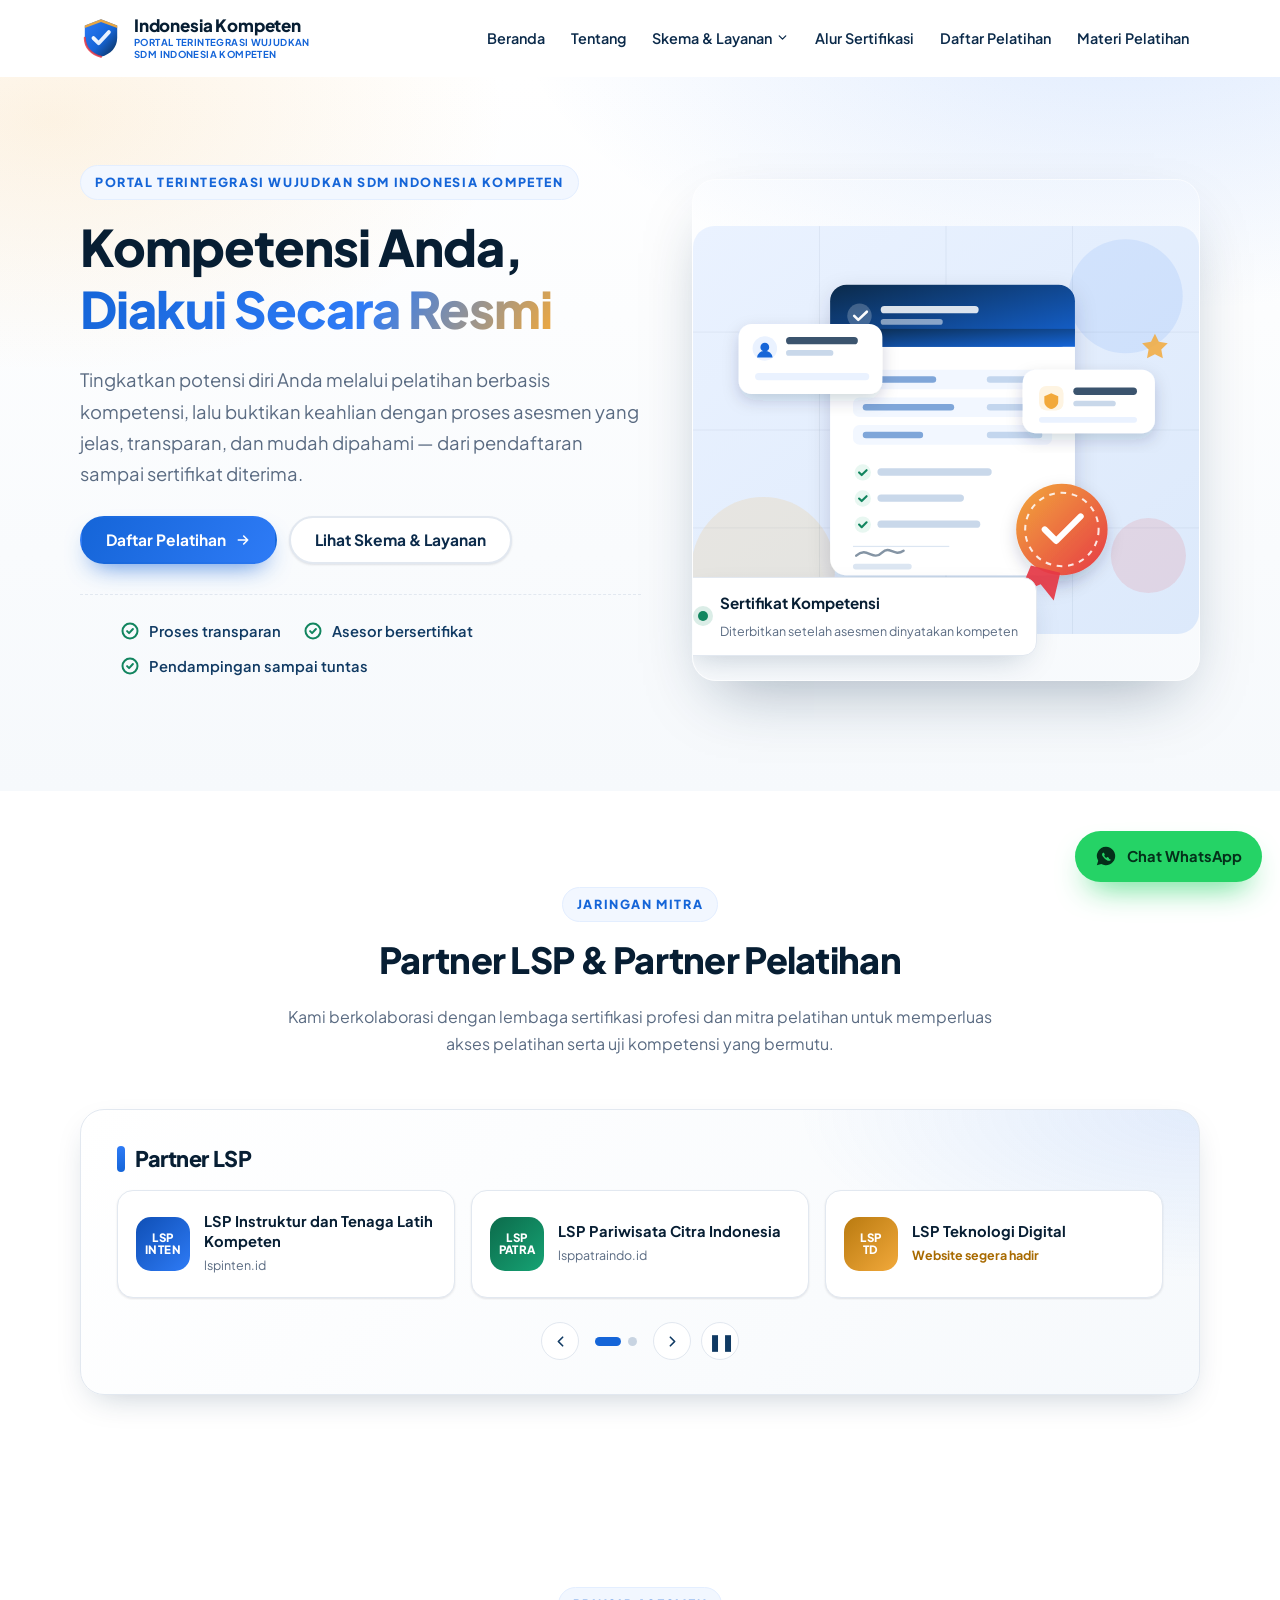
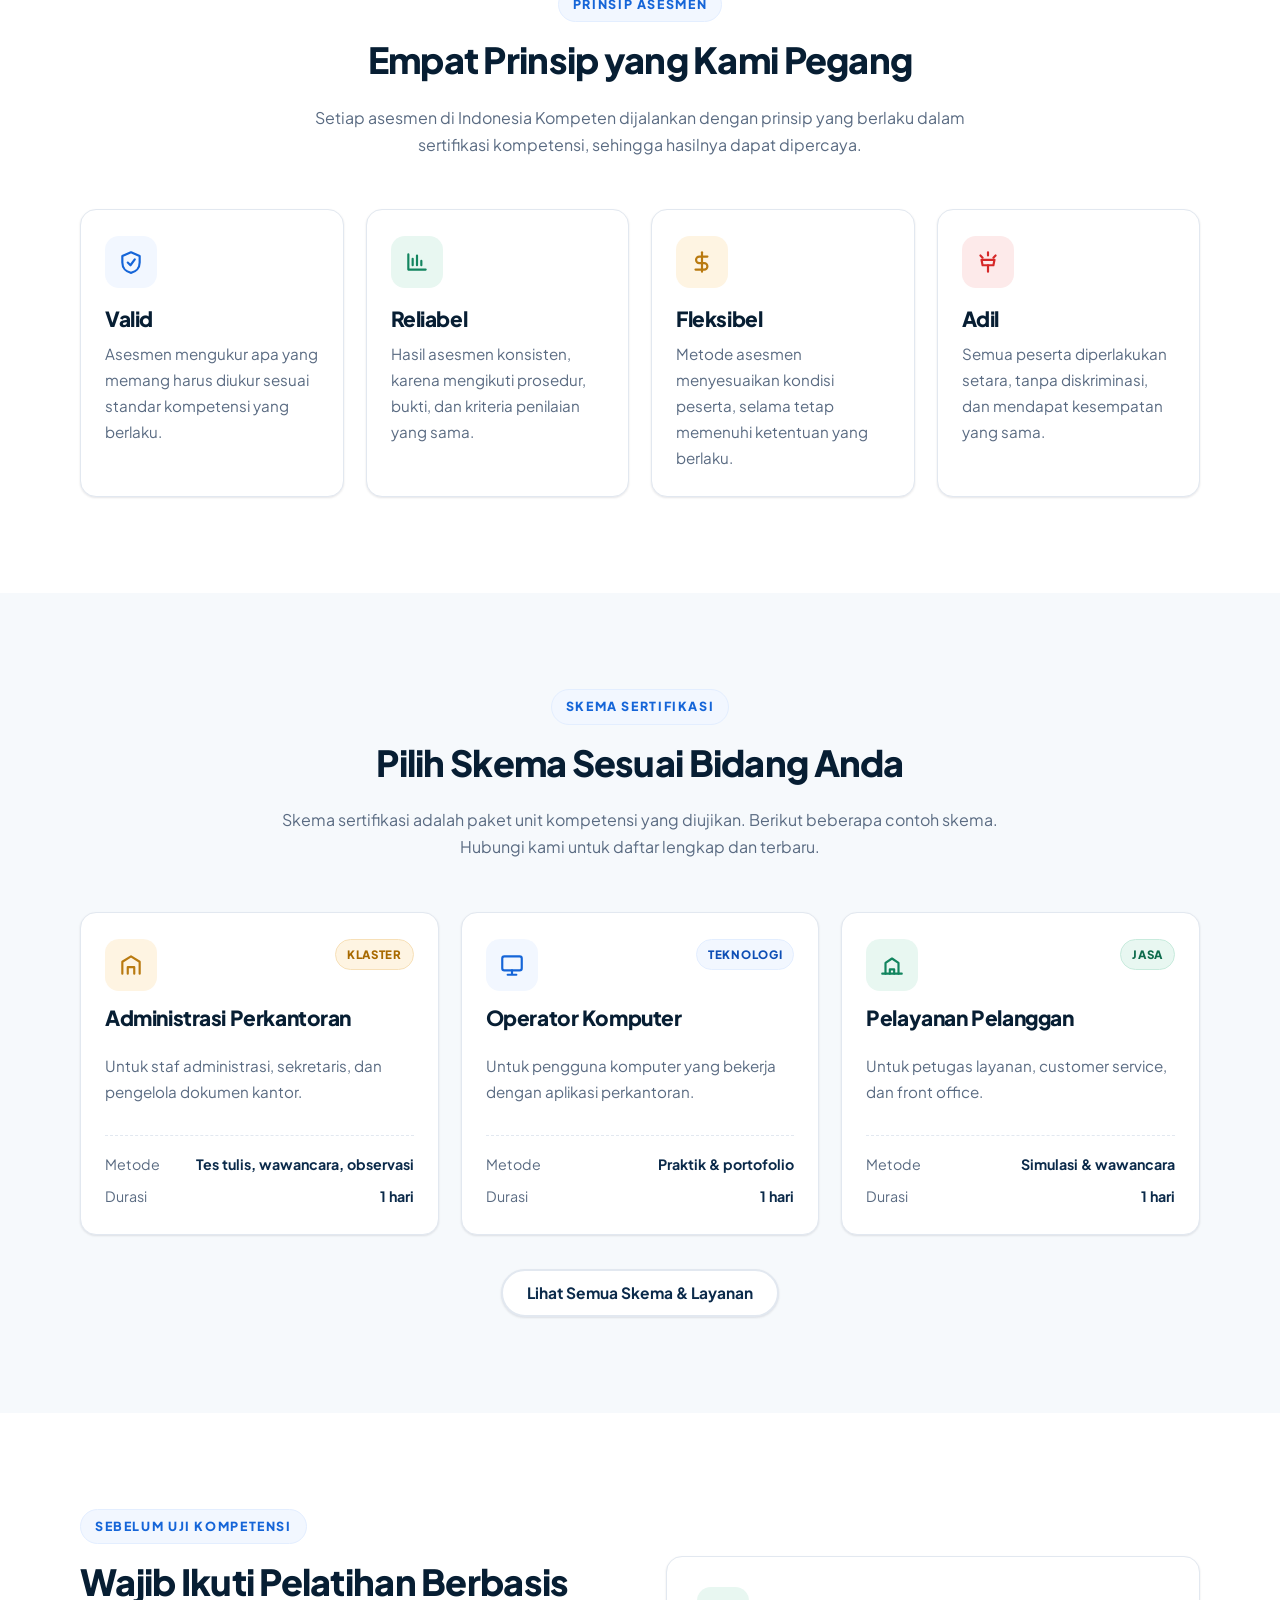
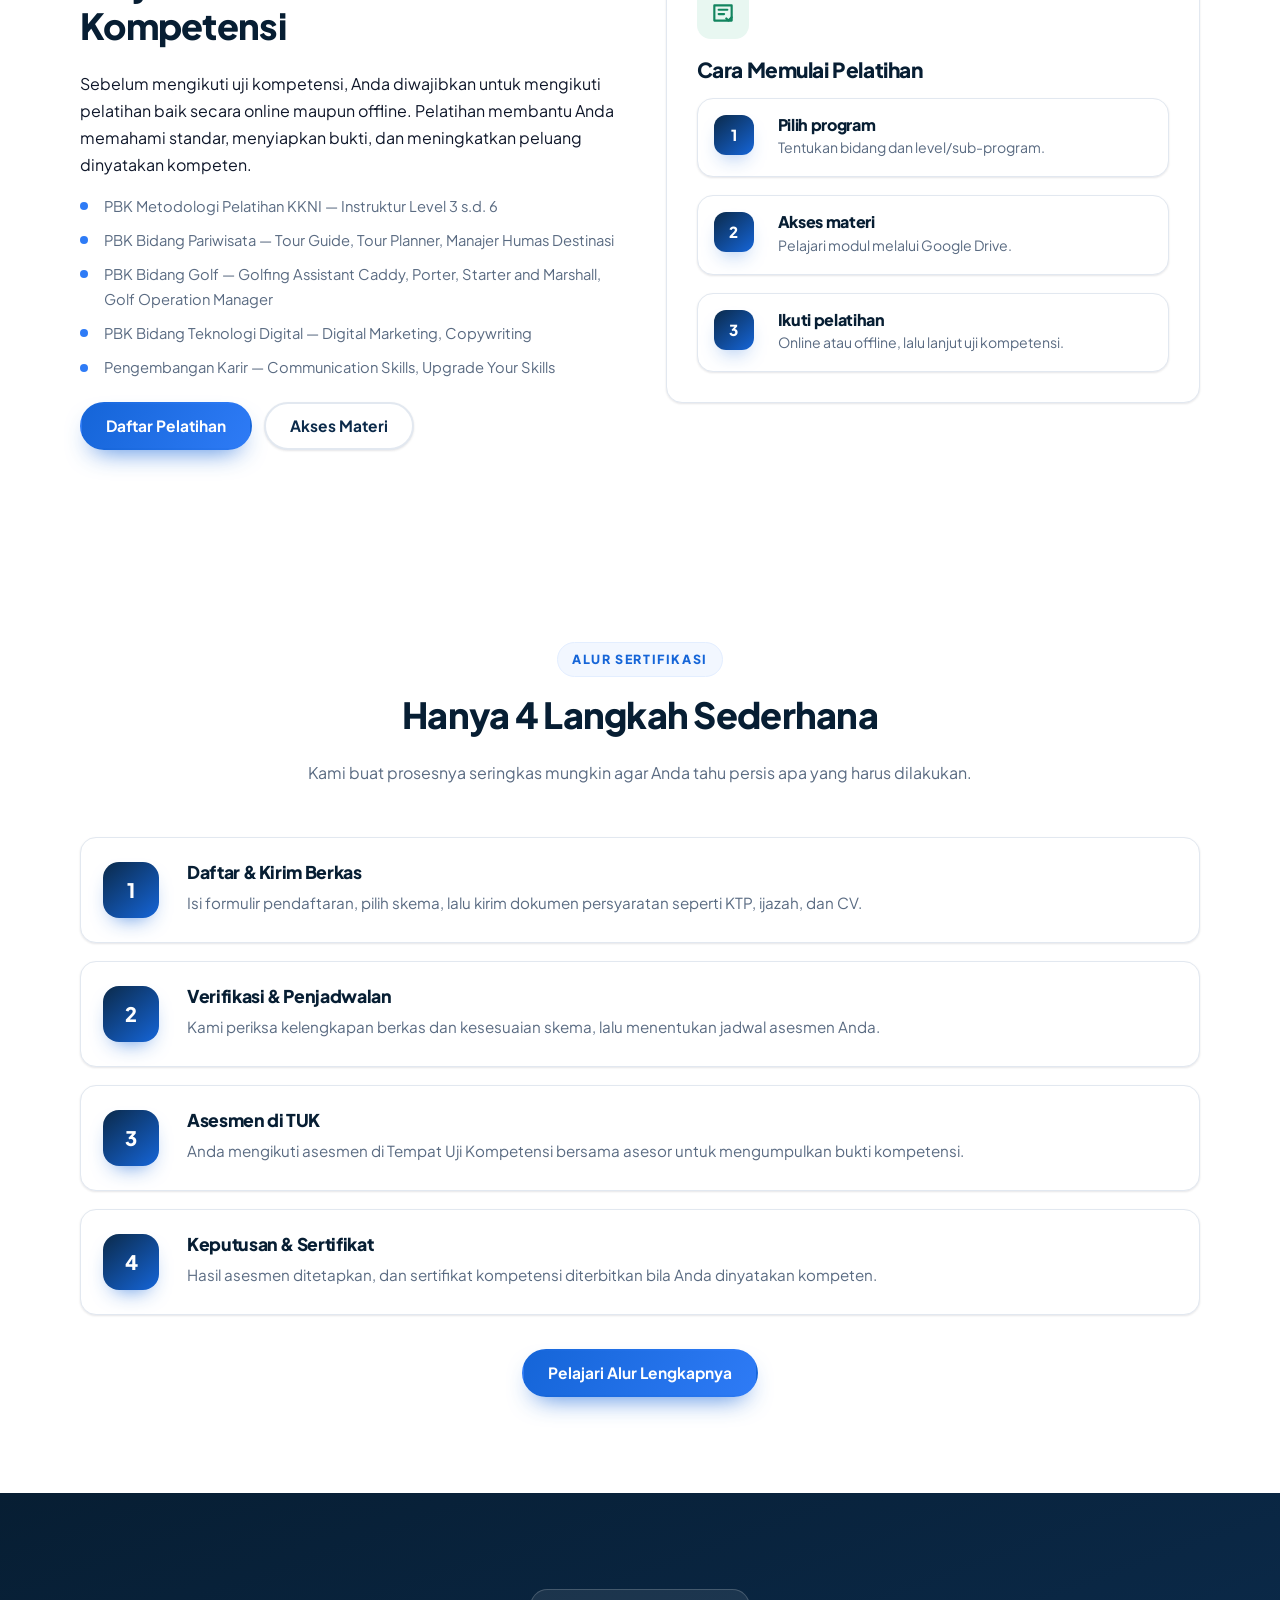
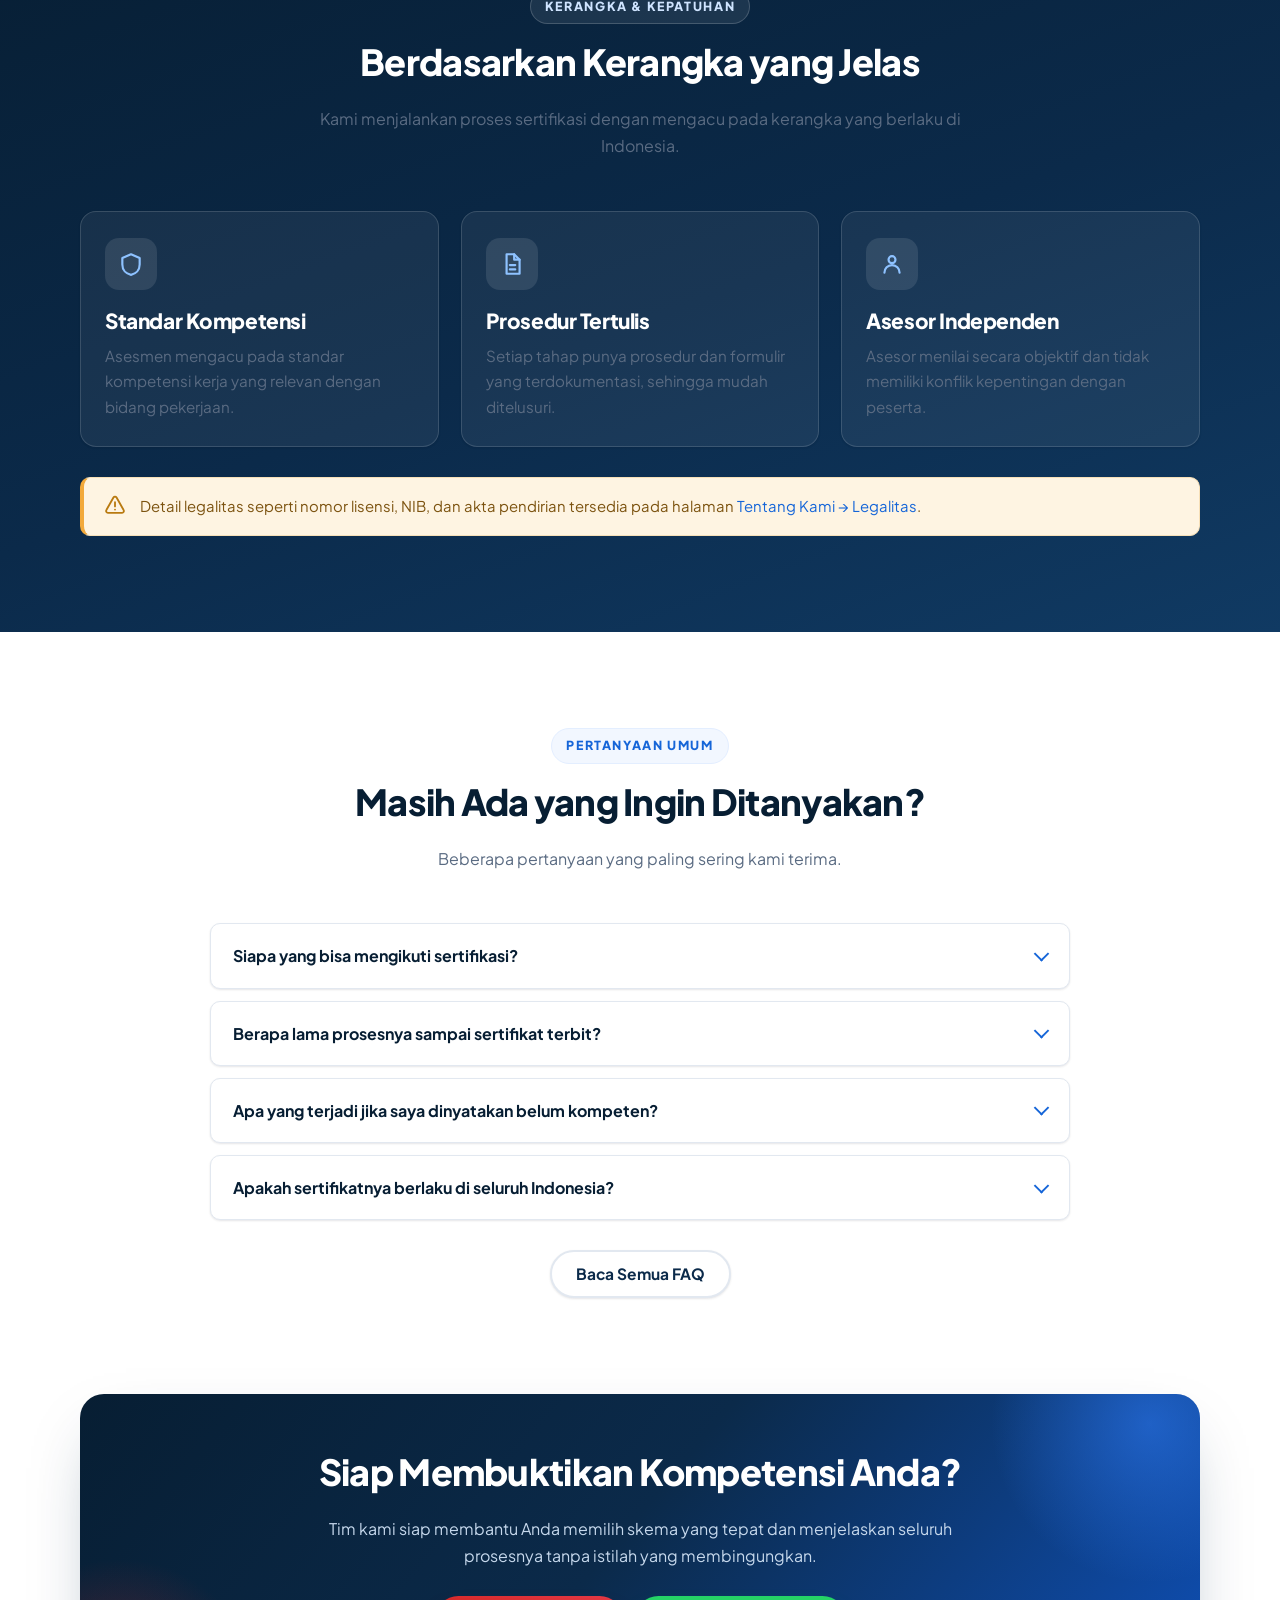
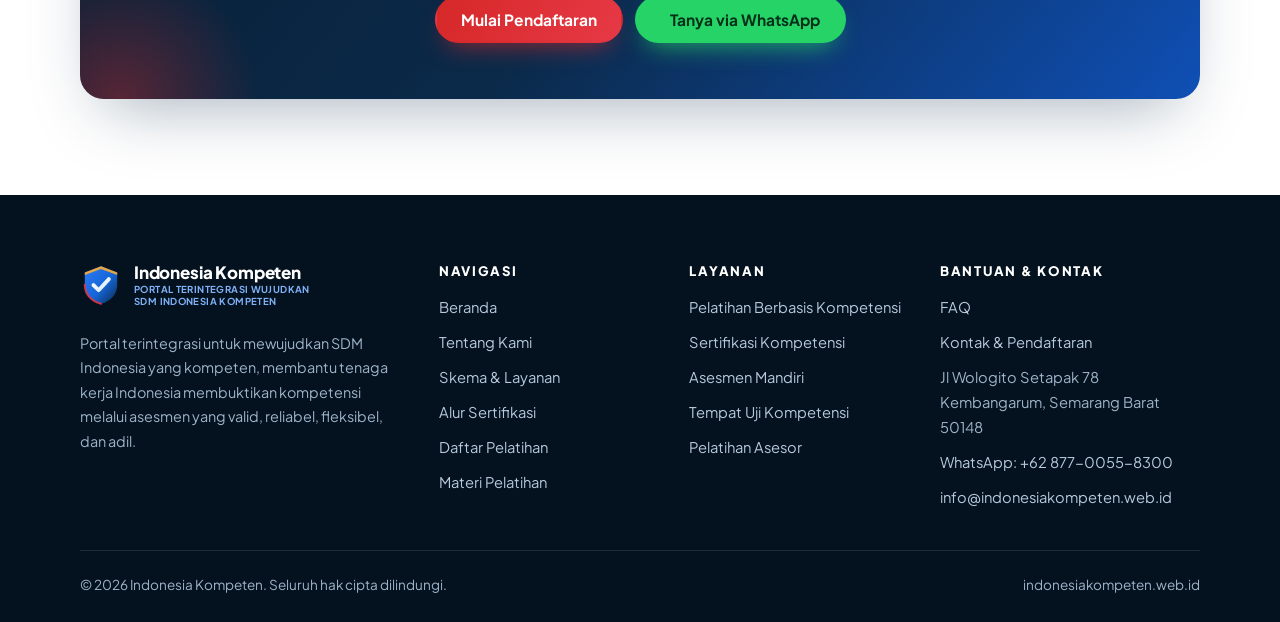
<file: index.html>
<!DOCTYPE html>
<html lang="id">
<head>
<meta charset="utf-8">
<meta name="viewport" content="width=device-width, initial-scale=1">

<title>Indonesia Kompeten — Portal Terintegrasi Wujudkan SDM Indonesia Kompeten</title>
<meta name="description" content="Indonesia Kompeten adalah portal terintegrasi untuk mewujudkan SDM Indonesia yang kompeten dan membantu tenaga kerja Indonesia mendapatkan sertifikat kompetensi melalui proses asesmen yang valid, reliabel, fleksibel, dan adil.">
<meta name="keywords" content="sertifikasi kompetensi, pelatihan berbasis kompetensi, PBK, materi pelatihan, Google Drive, portal terintegrasi, SDM Indonesia kompeten, sertifikat profesi, asesmen kompetensi, uji kompetensi, Indonesia Kompeten">
<meta name="author" content="Indonesia Kompeten">
<link rel="canonical" href="https://indonesiakompeten.web.id/">
<meta name="theme-color" content="#0B2A4A">

<meta name="robots" content="index, follow">

<!-- Open Graph -->
<meta property="og:type" content="website">
<meta property="og:site_name" content="Indonesia Kompeten">
<meta property="og:locale" content="id_ID">
<meta property="og:title" content="Indonesia Kompeten — Portal Terintegrasi Wujudkan SDM Indonesia Kompeten">
<meta property="og:description" content="Buktikan kompetensi Anda dengan sertifikat yang diakui. Proses asesmen yang jelas, transparan, dan mudah dipahami.">
<meta property="og:url" content="https://indonesiakompeten.web.id/">
<meta name="twitter:card" content="summary_large_image">
<meta name="twitter:title" content="Indonesia Kompeten — Portal Terintegrasi Wujudkan SDM Indonesia Kompeten">
<meta name="twitter:description" content="Buktikan kompetensi Anda dengan sertifikat yang diakui. Proses asesmen yang jelas, transparan, dan mudah dipahami.">

<!-- Ikon -->
<link rel="icon" href="assets/img/favicon.svg" type="image/svg+xml">
<link rel="apple-touch-icon" href="assets/img/favicon.svg">

<!-- Font -->
<link rel="preconnect" href="https://fonts.googleapis.com">
<link rel="preconnect" href="https://fonts.gstatic.com" crossorigin>
<link href="https://fonts.googleapis.com/css2?family=Plus+Jakarta+Sans:wght@400;500;600;700;800&display=swap" rel="stylesheet">

<link rel="stylesheet" href="assets/css/style.css?v=20261112b">

<!-- Data terstruktur untuk mesin pencari -->
<script type="application/ld+json">
{
  "@context": "https://schema.org",
  "@type": "Organization",
  "name": "Indonesia Kompeten",
  "alternateName": "Portal Terintegrasi Wujudkan SDM Indonesia Kompeten",
  "url": "https://indonesiakompeten.web.id/",
  "logo": "https://indonesiakompeten.web.id/assets/img/logo.svg",
  "description": "Portal terintegrasi untuk mewujudkan SDM Indonesia yang kompeten melalui asesmen dan sertifikasi kompetensi di Indonesia.",
  "email": "info@indonesiakompeten.web.id",
  "telephone": "+6287700558300",
  "address": {
    "@type": "PostalAddress",
    "streetAddress": "Jl Wologito Setapak 78, Kembangarum",
    "addressLocality": "Semarang Barat",
    "addressRegion": "Jawa Tengah",
    "postalCode": "50148",
    "addressCountry": "ID"
  }
}
</script>
</head>
<body>

<a class="skip-link" href="#main">Lewati ke konten utama</a>

<!-- ==================== HEADER ==================== -->
<header class="site-header" id="siteHeader">
  <div class="container header-inner">
    <a class="brand" href="./" aria-label="Indonesia Kompeten, kembali ke beranda">
      <img class="brand-mark" src="assets/img/logo.svg" alt="" width="42" height="42">
      <span class="brand-text">
        <strong>Indonesia Kompeten</strong>
        <small>Portal Terintegrasi Wujudkan SDM Indonesia Kompeten</small>
      </span>
    </a>

    <button class="nav-toggle" type="button" aria-expanded="false" aria-controls="siteNav" aria-label="Buka menu navigasi">
      <span></span>
    </button>

    <nav class="site-nav" id="siteNav" aria-label="Navigasi utama">
      <ul>
        <li><a href="./">Beranda</a></li>
        <li><a href="tentang.html">Tentang</a></li>
        <li class="nav-item--has-sub">
          <a href="layanan.html">Skema &amp; Layanan <svg class="nav-link-chevron" viewBox="0 0 24 24" fill="none" stroke="currentColor" stroke-width="2.4" stroke-linecap="round" stroke-linejoin="round" aria-hidden="true"><path d="m6 9 6 6 6-6"/></svg></a>
          <ul class="nav-sub">
            <li><a href="layanan.html#skema">Skema Sertifikasi</a></li>
            <li><a href="layanan.html#pelatihan">Pelatihan Berbasis Kompetensi</a></li>
          </ul>
        </li>
        <li><a href="alur.html">Alur Sertifikasi</a></li>
        <li><a href="daftar-pelatihan.html">Daftar Pelatihan</a></li>
        <li><a href="materi-pelatihan.html">Materi Pelatihan</a></li>
      </ul>
      <div class="nav-cta"><a class="btn btn-primary btn-sm" href="daftar-pelatihan.html#formulir">Daftar Pelatihan</a></div>
    </nav>
  </div>
</header>

<main id="main">

  <!-- ==================== HERO ==================== -->
  <section class="hero">
    <div class="container hero-grid">
      <div class="reveal">
        <span class="eyebrow">Portal Terintegrasi Wujudkan SDM Indonesia Kompeten</span>
        <h1>Kompetensi Anda, <span class="hl">Diakui Secara Resmi</span></h1>
        <p class="lead">
          Tingkatkan potensi diri Anda melalui pelatihan berbasis kompetensi, lalu
          buktikan keahlian dengan proses asesmen yang jelas, transparan, dan mudah
          dipahami — dari pendaftaran sampai sertifikat diterima.
        </p>

        <div class="btn-row">
          <a class="btn btn-primary" href="daftar-pelatihan.html#formulir">
            Daftar Pelatihan
            <svg width="16" height="16" viewBox="0 0 24 24" fill="none" stroke="currentColor" stroke-width="2.4" stroke-linecap="round" stroke-linejoin="round" aria-hidden="true"><path d="M5 12h14M13 6l6 6-6 6"/></svg>
          </a>
          <a class="btn btn-ghost" href="layanan.html">Lihat Skema &amp; Layanan</a>
        </div>

        <ul class="hero-trust">
          <li>
            <svg class="check" viewBox="0 0 24 24" fill="none" stroke="currentColor" stroke-width="2.4" stroke-linecap="round" stroke-linejoin="round" aria-hidden="true"><circle cx="12" cy="12" r="9"/><path d="m8.5 12.2 2.4 2.4 4.6-5"/></svg>
            Proses transparan
          </li>
          <li>
            <svg class="check" viewBox="0 0 24 24" fill="none" stroke="currentColor" stroke-width="2.4" stroke-linecap="round" stroke-linejoin="round" aria-hidden="true"><circle cx="12" cy="12" r="9"/><path d="m8.5 12.2 2.4 2.4 4.6-5"/></svg>
            Asesor bersertifikat
          </li>
          <li>
            <svg class="check" viewBox="0 0 24 24" fill="none" stroke="currentColor" stroke-width="2.4" stroke-linecap="round" stroke-linejoin="round" aria-hidden="true"><circle cx="12" cy="12" r="9"/><path d="m8.5 12.2 2.4 2.4 4.6-5"/></svg>
            Pendampingan sampai tuntas
          </li>
        </ul>
      </div>

      <div class="hero-art reveal">
        <img src="assets/img/hero.svg" alt="Ilustrasi proses asesmen dan sertifikat kompetensi" width="620" height="500">
        <div class="hero-badge">
          <span class="dot" aria-hidden="true"></span>
          <span>
            <strong>Sertifikat Kompetensi</strong>
            <small>Diterbitkan setelah asesmen dinyatakan kompeten</small>
          </span>
        </div>
      </div>
    </div>
  </section>

  <!-- ==================== PARTNER / SLIDE SHOW ==================== -->
  <section class="section" id="partner">
    <div class="container">
      <div class="section-head reveal">
        <span class="eyebrow">Jaringan Mitra</span>
        <h2>Partner LSP &amp; Partner Pelatihan</h2>
        <p>
          Kami berkolaborasi dengan lembaga sertifikasi profesi dan mitra pelatihan
          untuk memperluas akses pelatihan serta uji kompetensi yang bermutu.
        </p>
      </div>

      <div class="partner-slider reveal" data-partner-slider aria-roledescription="carousel" aria-label="Partner Indonesia Kompeten">
        <div class="partner-viewport">
          <div class="partner-slides">
            <div class="partner-slide is-active" data-partner-slide="0" aria-hidden="false">
              <h3>Partner LSP</h3>
              <div class="partner-grid">
                <a class="partner-card" href="https://lspinten.id" target="_blank" rel="noopener">
                  <span class="partner-logo partner-logo--blue" aria-hidden="true">LSP<br>INTEN</span>
                  <span class="partner-info">
                    <strong>LSP Instruktur dan Tenaga Latih Kompeten</strong>
                    <span>lspinten.id</span>
                  </span>
                </a>

                <a class="partner-card" href="https://lsppatraindo.id" target="_blank" rel="noopener">
                  <span class="partner-logo partner-logo--green" aria-hidden="true">LSP<br>PATRA</span>
                  <span class="partner-info">
                    <strong>LSP Pariwisata Citra Indonesia</strong>
                    <span>lsppatraindo.id</span>
                  </span>
                </a>

                <div class="partner-card partner-card--static">
                  <span class="partner-logo partner-logo--gold" aria-hidden="true">LSP<br>TD</span>
                  <span class="partner-info">
                    <strong>LSP Teknologi Digital</strong>
                    <span class="partner-soon">Website segera hadir</span>
                  </span>
                </div>
              </div>
            </div>

            <div class="partner-slide" data-partner-slide="1" aria-hidden="true">
              <h3>Partner Pelatihan</h3>
              <div class="partner-grid">
                <div class="partner-card partner-card--static">
                  <span class="partner-logo partner-logo--red" aria-hidden="true">RM</span>
                  <span class="partner-info">
                    <strong>Raff Media</strong>
                    <span>Mitra pelatihan</span>
                  </span>
                </div>

                <div class="partner-card partner-card--static">
                  <span class="partner-logo partner-logo--navy" aria-hidden="true">TM</span>
                  <span class="partner-info">
                    <strong>Techmate</strong>
                    <span>Mitra pelatihan</span>
                  </span>
                </div>

                <div class="partner-card partner-card--static">
                  <span class="partner-logo partner-logo--slate" aria-hidden="true">SN</span>
                  <span class="partner-info">
                    <strong>Sinersia</strong>
                    <span>Mitra pelatihan</span>
                  </span>
                </div>
              </div>
            </div>
          </div>
        </div>

        <div class="partner-controls">
          <button class="partner-btn" type="button" data-partner-prev aria-label="Slide partner sebelumnya">
            <svg viewBox="0 0 24 24" fill="none" stroke="currentColor" stroke-width="2.4" stroke-linecap="round" stroke-linejoin="round" aria-hidden="true"><path d="m15 6-6 6 6 6"/></svg>
          </button>
          <div class="partner-dots" role="tablist" aria-label="Pilih slide partner">
            <button class="partner-dot is-active" type="button" role="tab" data-partner-dot="0" aria-selected="true" aria-label="Partner LSP"></button>
            <button class="partner-dot" type="button" role="tab" data-partner-dot="1" aria-selected="false" aria-label="Partner Pelatihan"></button>
          </div>
          <button class="partner-btn" type="button" data-partner-next aria-label="Slide partner berikutnya">
            <svg viewBox="0 0 24 24" fill="none" stroke="currentColor" stroke-width="2.4" stroke-linecap="round" stroke-linejoin="round" aria-hidden="true"><path d="m9 6 6 6-6 6"/></svg>
          </button>
          <button class="partner-btn partner-pause" type="button" data-partner-pause aria-pressed="false" aria-label="Jeda slide otomatis">
            <span aria-hidden="true">❚❚</span>
          </button>
        </div>
      </div>
    </div>
  </section>

  <!-- ==================== PRINSIP ASESMEN ==================== -->
  <section class="section" id="prinsip">
    <div class="container">
      <div class="section-head reveal">
        <span class="eyebrow">Prinsip Asesmen</span>
        <h2>Empat Prinsip yang Kami Pegang</h2>
        <p>
          Setiap asesmen di Indonesia Kompeten dijalankan dengan prinsip yang
          berlaku dalam sertifikasi kompetensi, sehingga hasilnya dapat dipercaya.
        </p>
      </div>

      <div class="grid grid--4">
        <article class="card reveal">
          <div class="card-icon">
            <svg viewBox="0 0 24 24" fill="none" stroke="currentColor" stroke-width="2" stroke-linecap="round" stroke-linejoin="round" aria-hidden="true"><path d="M9 12.5 11.5 15l4-5.5"/><path d="M12 3 4 6.5v6c0 5 3.4 8.6 8 9.5 4.6-.9 8-4.5 8-9.5v-6Z"/></svg>
          </div>
          <h3>Valid</h3>
          <p>Asesmen mengukur apa yang memang harus diukur sesuai standar kompetensi yang berlaku.</p>
        </article>

        <article class="card reveal">
          <div class="card-icon card-icon--green">
            <svg viewBox="0 0 24 24" fill="none" stroke="currentColor" stroke-width="2" stroke-linecap="round" stroke-linejoin="round" aria-hidden="true"><path d="M4 19V5m0 14h16"/><path d="M8 15V9m4 6V6m4 9v-4"/></svg>
          </div>
          <h3>Reliabel</h3>
          <p>Hasil asesmen konsisten, karena mengikuti prosedur, bukti, dan kriteria penilaian yang sama.</p>
        </article>

        <article class="card reveal">
          <div class="card-icon card-icon--gold">
            <svg viewBox="0 0 24 24" fill="none" stroke="currentColor" stroke-width="2" stroke-linecap="round" stroke-linejoin="round" aria-hidden="true"><path d="M12 3v18"/><path d="M17 7H9.5a3 3 0 0 0 0 6H14a3 3 0 0 1 0 6H6"/></svg>
          </div>
          <h3>Fleksibel</h3>
          <p>Metode asesmen menyesuaikan kondisi peserta, selama tetap memenuhi ketentuan yang berlaku.</p>
        </article>

        <article class="card reveal">
          <div class="card-icon card-icon--red">
            <svg viewBox="0 0 24 24" fill="none" stroke="currentColor" stroke-width="2" stroke-linecap="round" stroke-linejoin="round" aria-hidden="true"><path d="M12 3v3M5 6l2 2M19 6l-2 2"/><path d="M6 10h12l-1 5H7Z"/><path d="M12 15v6"/></svg>
          </div>
          <h3>Adil</h3>
          <p>Semua peserta diperlakukan setara, tanpa diskriminasi, dan mendapat kesempatan yang sama.</p>
        </article>
      </div>
    </div>
  </section>

  <!-- ==================== SKEMA POPULER ==================== -->
  <section class="section section--soft" id="skema">
    <div class="container">
      <div class="section-head reveal">
        <span class="eyebrow">Skema Sertifikasi</span>
        <h2>Pilih Skema Sesuai Bidang Anda</h2>
        <p>
          Skema sertifikasi adalah paket unit kompetensi yang diujikan. Berikut
          beberapa contoh skema. Hubungi kami untuk daftar lengkap dan terbaru.
        </p>
      </div>

      <div class="grid grid--3">
        <article class="card reveal">
          <div class="scheme">
            <div class="scheme-top">
              <div class="card-icon card-icon--gold" style="margin:0">
                <svg viewBox="0 0 24 24" fill="none" stroke="currentColor" stroke-width="2" stroke-linecap="round" stroke-linejoin="round" aria-hidden="true"><path d="M4 20V9l8-5 8 5v11"/><path d="M9 20v-6h6v6"/></svg>
              </div>
              <span class="tag tag--gold">Klaster</span>
            </div>
            <h3>Administrasi Perkantoran</h3>
            <p>Untuk staf administrasi, sekretaris, dan pengelola dokumen kantor.</p>
            <ul class="scheme-meta">
              <li><span>Metode</span><strong>Tes tulis, wawancara, observasi</strong></li>
              <li><span>Durasi</span><strong>1 hari</strong></li>
            </ul>
          </div>
        </article>

        <article class="card reveal">
          <div class="scheme">
            <div class="scheme-top">
              <div class="card-icon" style="margin:0">
                <svg viewBox="0 0 24 24" fill="none" stroke="currentColor" stroke-width="2" stroke-linecap="round" stroke-linejoin="round" aria-hidden="true"><rect x="3" y="4" width="18" height="13" rx="2"/><path d="M8 21h8M12 17v4"/></svg>
              </div>
              <span class="tag">Teknologi</span>
            </div>
            <h3>Operator Komputer</h3>
            <p>Untuk pengguna komputer yang bekerja dengan aplikasi perkantoran.</p>
            <ul class="scheme-meta">
              <li><span>Metode</span><strong>Praktik &amp; portofolio</strong></li>
              <li><span>Durasi</span><strong>1 hari</strong></li>
            </ul>
          </div>
        </article>

        <article class="card reveal">
          <div class="scheme">
            <div class="scheme-top">
              <div class="card-icon card-icon--green" style="margin:0">
                <svg viewBox="0 0 24 24" fill="none" stroke="currentColor" stroke-width="2" stroke-linecap="round" stroke-linejoin="round" aria-hidden="true"><path d="M3 20h18"/><path d="M6 20V10l6-4 6 4v10"/><path d="M10 20v-4h4v4"/></svg>
              </div>
              <span class="tag tag--green">Jasa</span>
            </div>
            <h3>Pelayanan Pelanggan</h3>
            <p>Untuk petugas layanan, customer service, dan front office.</p>
            <ul class="scheme-meta">
              <li><span>Metode</span><strong>Simulasi &amp; wawancara</strong></li>
              <li><span>Durasi</span><strong>1 hari</strong></li>
            </ul>
          </div>
        </article>
      </div>

      <div class="text-center" style="margin-top:34px">
        <a class="btn btn-ghost" href="layanan.html">Lihat Semua Skema &amp; Layanan</a>
      </div>
    </div>
  </section>

  <!-- ==================== PELATIHAN ==================== -->
  <section class="section" id="pelatihan">
    <div class="container split">
      <div class="reveal">
        <span class="eyebrow">Sebelum Uji Kompetensi</span>
        <h2>Wajib Ikuti Pelatihan Berbasis Kompetensi</h2>
        <p>
          Sebelum mengikuti uji kompetensi, Anda diwajibkan untuk mengikuti
          pelatihan baik secara online maupun offline. Pelatihan membantu Anda
          memahami standar, menyiapkan bukti, dan meningkatkan peluang dinyatakan
          kompeten.
        </p>
        <ul class="card-list">
          <li>PBK Metodologi Pelatihan KKNI — Instruktur Level 3 s.d. 6</li>
          <li>PBK Bidang Pariwisata — Tour Guide, Tour Planner, Manajer Humas Destinasi</li>
          <li>PBK Bidang Golf — Golfing Assistant Caddy, Porter, Starter and Marshall, Golf Operation Manager</li>
          <li>PBK Bidang Teknologi Digital — Digital Marketing, Copywriting</li>
          <li>Pengembangan Karir — Communication Skills, Upgrade Your Skills</li>
        </ul>
        <div class="btn-row" style="margin-top:22px">
          <a class="btn btn-primary" href="daftar-pelatihan.html">Daftar Pelatihan</a>
          <a class="btn btn-ghost" href="materi-pelatihan.html">Akses Materi</a>
        </div>
      </div>

      <div class="reveal">
        <div class="card" style="padding:30px">
          <div class="card-icon card-icon--green">
            <svg viewBox="0 0 24 24" fill="none" stroke="currentColor" stroke-width="2" stroke-linecap="round" stroke-linejoin="round" aria-hidden="true"><path d="M4 5h16v14H4Z"/><path d="M8 9h8M8 13h5"/><path d="m15 17 2 2 3-3"/></svg>
          </div>
          <h3>Cara Memulai Pelatihan</h3>
          <ol class="steps" style="margin-top:16px">
            <li class="step" style="padding:16px;grid-template-columns:44px 1fr">
              <span class="step-num" style="width:40px;height:40px;border-radius:12px;font-size:.95rem" aria-hidden="true"></span>
              <div><h3 style="font-size:1rem;margin-bottom:2px">Pilih program</h3><p style="margin:0;font-size:.88rem">Tentukan bidang dan level/sub-program.</p></div>
            </li>
            <li class="step" style="padding:16px;grid-template-columns:44px 1fr">
              <span class="step-num" style="width:40px;height:40px;border-radius:12px;font-size:.95rem" aria-hidden="true"></span>
              <div><h3 style="font-size:1rem;margin-bottom:2px">Akses materi</h3><p style="margin:0;font-size:.88rem">Pelajari modul melalui Google Drive.</p></div>
            </li>
            <li class="step" style="padding:16px;grid-template-columns:44px 1fr">
              <span class="step-num" style="width:40px;height:40px;border-radius:12px;font-size:.95rem" aria-hidden="true"></span>
              <div><h3 style="font-size:1rem;margin-bottom:2px">Ikuti pelatihan</h3><p style="margin:0;font-size:.88rem">Online atau offline, lalu lanjut uji kompetensi.</p></div>
            </li>
          </ol>
        </div>
      </div>
    </div>
  </section>

  <!-- ==================== ALUR SINGKAT ==================== -->
  <section class="section" id="alur">
    <div class="container">
      <div class="section-head reveal">
        <span class="eyebrow">Alur Sertifikasi</span>
        <h2>Hanya 4 Langkah Sederhana</h2>
        <p>Kami buat prosesnya seringkas mungkin agar Anda tahu persis apa yang harus dilakukan.</p>
      </div>

      <ol class="steps">
        <li class="step reveal">
          <span class="step-num" aria-hidden="true"></span>
          <div>
            <h3>Daftar &amp; Kirim Berkas</h3>
            <p>Isi formulir pendaftaran, pilih skema, lalu kirim dokumen persyaratan seperti KTP, ijazah, dan CV.</p>
          </div>
        </li>
        <li class="step reveal">
          <span class="step-num" aria-hidden="true"></span>
          <div>
            <h3>Verifikasi &amp; Penjadwalan</h3>
            <p>Kami periksa kelengkapan berkas dan kesesuaian skema, lalu menentukan jadwal asesmen Anda.</p>
          </div>
        </li>
        <li class="step reveal">
          <span class="step-num" aria-hidden="true"></span>
          <div>
            <h3>Asesmen di TUK</h3>
            <p>Anda mengikuti asesmen di Tempat Uji Kompetensi bersama asesor untuk mengumpulkan bukti kompetensi.</p>
          </div>
        </li>
        <li class="step reveal">
          <span class="step-num" aria-hidden="true"></span>
          <div>
            <h3>Keputusan &amp; Sertifikat</h3>
            <p>Hasil asesmen ditetapkan, dan sertifikat kompetensi diterbitkan bila Anda dinyatakan kompeten.</p>
          </div>
        </li>
      </ol>

      <div class="text-center" style="margin-top:34px">
        <a class="btn btn-primary" href="alur.html">Pelajari Alur Lengkapnya</a>
      </div>
    </div>
  </section>

  <!-- ==================== KERANGKA & KEPATUHAN ==================== -->
  <section class="section section--dark" id="kerangka">
    <div class="container">
      <div class="section-head reveal">
        <span class="eyebrow">Kerangka &amp; Kepatuhan</span>
        <h2>Berdasarkan Kerangka yang Jelas</h2>
        <p>Kami menjalankan proses sertifikasi dengan mengacu pada kerangka yang berlaku di Indonesia.</p>
      </div>

      <div class="grid grid--3">
        <article class="card reveal" style="background:rgba(255,255,255,.06);border-color:rgba(255,255,255,.14)">
          <div class="card-icon" style="background:rgba(255,255,255,.1);color:#8ec2ff">
            <svg viewBox="0 0 24 24" fill="none" stroke="currentColor" stroke-width="2" stroke-linecap="round" stroke-linejoin="round" aria-hidden="true"><path d="M12 3 4 6.5v6c0 5 3.4 8.6 8 9.5 4.6-.9 8-4.5 8-9.5v-6Z"/></svg>
          </div>
          <h3>Standar Kompetensi</h3>
          <p>Asesmen mengacu pada standar kompetensi kerja yang relevan dengan bidang pekerjaan.</p>
        </article>

        <article class="card reveal" style="background:rgba(255,255,255,.06);border-color:rgba(255,255,255,.14)">
          <div class="card-icon" style="background:rgba(255,255,255,.1);color:#8ec2ff">
            <svg viewBox="0 0 24 24" fill="none" stroke="currentColor" stroke-width="2" stroke-linecap="round" stroke-linejoin="round" aria-hidden="true"><path d="M7 3h7l5 5v13H7Z"/><path d="M14 3v5h5"/><path d="M10 13h5M10 17h5"/></svg>
          </div>
          <h3>Prosedur Tertulis</h3>
          <p>Setiap tahap punya prosedur dan formulir yang terdokumentasi, sehingga mudah ditelusuri.</p>
        </article>

        <article class="card reveal" style="background:rgba(255,255,255,.06);border-color:rgba(255,255,255,.14)">
          <div class="card-icon" style="background:rgba(255,255,255,.1);color:#8ec2ff">
            <svg viewBox="0 0 24 24" fill="none" stroke="currentColor" stroke-width="2" stroke-linecap="round" stroke-linejoin="round" aria-hidden="true"><circle cx="12" cy="8" r="3.2"/><path d="M5 20a7 7 0 0 1 14 0"/></svg>
          </div>
          <h3>Asesor Independen</h3>
          <p>Asesor menilai secara objektif dan tidak memiliki konflik kepentingan dengan peserta.</p>
        </article>
      </div>

      <div class="note note--warn reveal" style="margin-top:30px">
        <svg viewBox="0 0 24 24" fill="none" stroke="currentColor" stroke-width="2" stroke-linecap="round" stroke-linejoin="round" aria-hidden="true"><path d="M12 9v4.5M12 17h.01"/><path d="M10.3 3.9 2.6 17.4A2 2 0 0 0 4.3 20.5h15.4a2 2 0 0 0 1.7-3.1L13.7 3.9a2 2 0 0 0-3.4 0Z"/></svg>
        <p>
          Detail legalitas seperti nomor lisensi, NIB, dan akta pendirian tersedia pada
          halaman <a href="tentang.html#legalitas">Tentang Kami → Legalitas</a>.
        </p>
      </div>
    </div>
  </section>

  <!-- ==================== FAQ SINGKAT ==================== -->
  <section class="section" id="faq">
    <div class="container">
      <div class="section-head reveal">
        <span class="eyebrow">Pertanyaan Umum</span>
        <h2>Masih Ada yang Ingin Ditanyakan?</h2>
        <p>Beberapa pertanyaan yang paling sering kami terima.</p>
      </div>

      <div class="faq">
        <details class="reveal">
          <summary>Siapa yang bisa mengikuti sertifikasi?</summary>
          <div class="faq-body">
            <p>
              Siapa pun yang sudah memiliki pengalaman atau keahlian di bidang skema
              yang dipilih dapat mendaftar — baik pekerja, pencari kerja, mahasiswa,
              maupun pelaku usaha. Persyaratan khusus mengikuti skema yang diambil.
            </p>
          </div>
        </details>

        <details class="reveal">
          <summary>Berapa lama prosesnya sampai sertifikat terbit?</summary>
          <div class="faq-body">
            <p>
              Umumnya berkisar beberapa hari sampai beberapa minggu setelah asesmen,
              tergantung kelengkapan berkas dan jadwal asesor. Kami akan memberi tahu
              perkiraan waktu sejak awal pendaftaran.
            </p>
          </div>
        </details>

        <details class="reveal">
          <summary>Apa yang terjadi jika saya dinyatakan belum kompeten?</summary>
          <div class="faq-body">
            <p>
              Anda akan menerima umpan balik tentang unit kompetensi yang belum
              terpenuhi, dan dapat mengikuti asesmen ulang pada unit tersebut.
            </p>
          </div>
        </details>

        <details class="reveal">
          <summary>Apakah sertifikatnya berlaku di seluruh Indonesia?</summary>
          <div class="faq-body">
            <p>
              Sertifikat kompetensi yang diterbitkan Indonesia Kompeten digunakan
              sebagai bukti pengakuan kompetensi dan berlaku secara nasional
              sesuai ketentuan yang berlaku.
            </p>
          </div>
        </details>
      </div>

      <div class="text-center" style="margin-top:30px">
        <a class="btn btn-ghost" href="faq.html">Baca Semua FAQ</a>
      </div>
    </div>
  </section>

  <!-- ==================== CTA ==================== -->
  <section class="section" style="padding-top:0">
    <div class="container">
      <div class="cta reveal">
        <h2>Siap Membuktikan Kompetensi Anda?</h2>
        <p>
          Tim kami siap membantu Anda memilih skema yang tepat dan menjelaskan
          seluruh prosesnya tanpa istilah yang membingungkan.
        </p>
        <div class="btn-row">
          <a class="btn btn-accent" href="kontak.html#formulir">Mulai Pendaftaran</a>
          <a class="btn btn-wa" data-wa="Halo Indonesia Kompeten, saya ingin bertanya tentang proses sertifikasi kompetensi." href="https://wa.me/6287700558300">
            <svg viewBox="0 0 24 24" fill="currentColor" aria-hidden="true"><path d="M12 2a10 10 0 0 0-8.5 15.2L2 22l4.9-1.4A10 10 0 1 0 12 2Zm5.3 14c-.2.6-1.2 1.2-1.7 1.2-.5.1-1 .1-1.7-.1a12 12 0 0 1-5.5-4.8c-.4-.7-.7-1.4-.7-2 0-.7.4-1.3.8-1.6.2-.2.4-.2.6-.2h.4c.2 0 .3.1.5.5l.6 1.4c.1.2.1.3 0 .5l-.3.4c-.1.2-.3.3-.1.6.5.8 1 1.4 1.7 1.9.3.2.5.3.7.1l.5-.6c.2-.2.3-.2.5-.1l1.4.7c.2.1.3.2.3.3v.8Z"/></svg>
            Tanya via WhatsApp
          </a>
        </div>
      </div>
    </div>
  </section>

</main>

<!-- ==================== FOOTER ==================== -->
<footer class="site-footer">
  <div class="container">
    <div class="footer-grid">
      <div class="footer-brand">
        <a class="brand" href="./" aria-label="Indonesia Kompeten, kembali ke beranda">
          <img class="brand-mark" src="assets/img/logo.svg" alt="" width="42" height="42">
          <span class="brand-text">
            <strong>Indonesia Kompeten</strong>
            <small>Portal Terintegrasi Wujudkan SDM Indonesia Kompeten</small>
          </span>
        </a>
        <p>
          Portal terintegrasi untuk mewujudkan SDM Indonesia yang kompeten, membantu
          tenaga kerja Indonesia membuktikan kompetensi melalui asesmen yang valid,
          reliabel, fleksibel, dan adil.
        </p>
      </div>

      <div>
        <h4>Navigasi</h4>
        <ul>
          <li><a href="./">Beranda</a></li>
          <li><a href="tentang.html">Tentang Kami</a></li>
          <li><a href="layanan.html">Skema &amp; Layanan</a></li>
          <li><a href="alur.html">Alur Sertifikasi</a></li>
          <li><a href="daftar-pelatihan.html">Daftar Pelatihan</a></li>
          <li><a href="materi-pelatihan.html">Materi Pelatihan</a></li>
        </ul>
      </div>

      <div>
        <h4>Layanan</h4>
        <ul>
          <li><a href="layanan.html#pelatihan">Pelatihan Berbasis Kompetensi</a></li>
          <li><a href="layanan.html#skema">Sertifikasi Kompetensi</a></li>
          <li><a href="layanan.html#asesmen-mandiri">Asesmen Mandiri</a></li>
          <li><a href="layanan.html#tuk">Tempat Uji Kompetensi</a></li>
          <li><a href="layanan.html#asesor">Pelatihan Asesor</a></li>
        </ul>
      </div>

      <div>
        <h4>Bantuan &amp; Kontak</h4>
        <ul>
          <li><a href="faq.html">FAQ</a></li>
          <li><a href="kontak.html">Kontak &amp; Pendaftaran</a></li>
          <li>Jl Wologito Setapak 78<br>Kembangarum, Semarang Barat 50148</li>
          <li><a data-wa href="https://wa.me/6287700558300">WhatsApp: +62 877-0055-8300</a></li>
          <li><a data-mailto="Pertanyaan Sertifikasi" href="mailto:info@indonesiakompeten.web.id">info@indonesiakompeten.web.id</a></li>
        </ul>
      </div>
    </div>

    <div class="footer-bottom">
      <p>© <span data-year>2026</span> Indonesia Kompeten. Seluruh hak cipta dilindungi.</p>
      <p>indonesiakompeten.web.id</p>
    </div>
  </div>
</footer>

<!-- Elemen mengambang -->
<button class="to-top" type="button" aria-label="Kembali ke atas">
  <svg viewBox="0 0 24 24" fill="none" stroke="currentColor" stroke-width="2.2" stroke-linecap="round" stroke-linejoin="round" aria-hidden="true"><path d="M12 19V5M6 11l6-6 6 6"/></svg>
</button>

<a class="wa-float" data-wa="Halo Indonesia Kompeten, saya ingin bertanya tentang sertifikasi kompetensi." href="https://wa.me/6287700558300" aria-label="Hubungi kami melalui WhatsApp">
  <svg viewBox="0 0 24 24" fill="currentColor" aria-hidden="true"><path d="M12 2a10 10 0 0 0-8.5 15.2L2 22l4.9-1.4A10 10 0 1 0 12 2Zm5.3 14c-.2.6-1.2 1.2-1.7 1.2-.5.1-1 .1-1.7-.1a12 12 0 0 1-5.5-4.8c-.4-.7-.7-1.4-.7-2 0-.7.4-1.3.8-1.6.2-.2.4-.2.6-.2h.4c.2 0 .3.1.5.5l.6 1.4c.1.2.1.3 0 .5l-.3.4c-.1.2-.3.3-.1.6.5.8 1 1.4 1.7 1.9.3.2.5.3.7.1l.5-.6c.2-.2.3-.2.5-.1l1.4.7c.2.1.3.2.3.3v.8Z"/></svg>
  <span>Chat WhatsApp</span>
</a>

<script src="assets/js/main.js?v=20261112b"></script>
<script src="assets/js/admin.js?v=20261112b"></script>
</body>
</html>
</file>
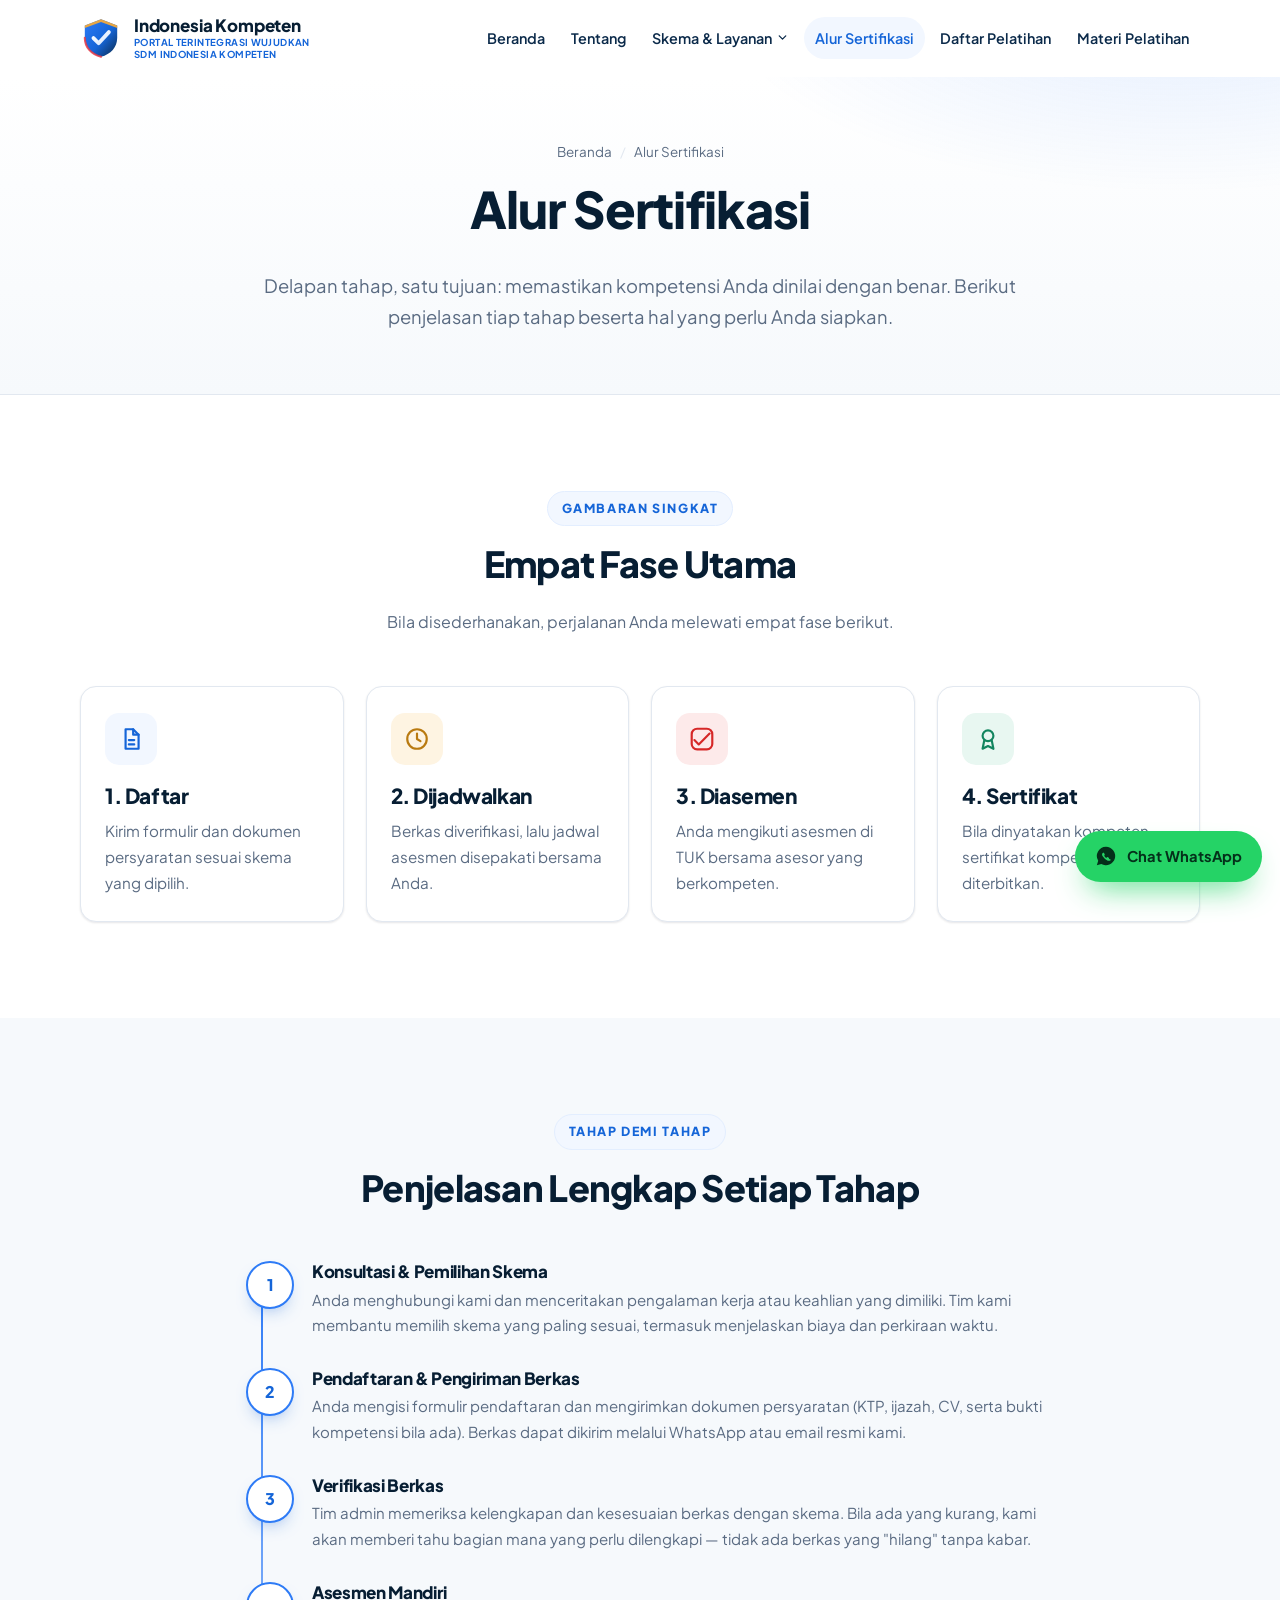
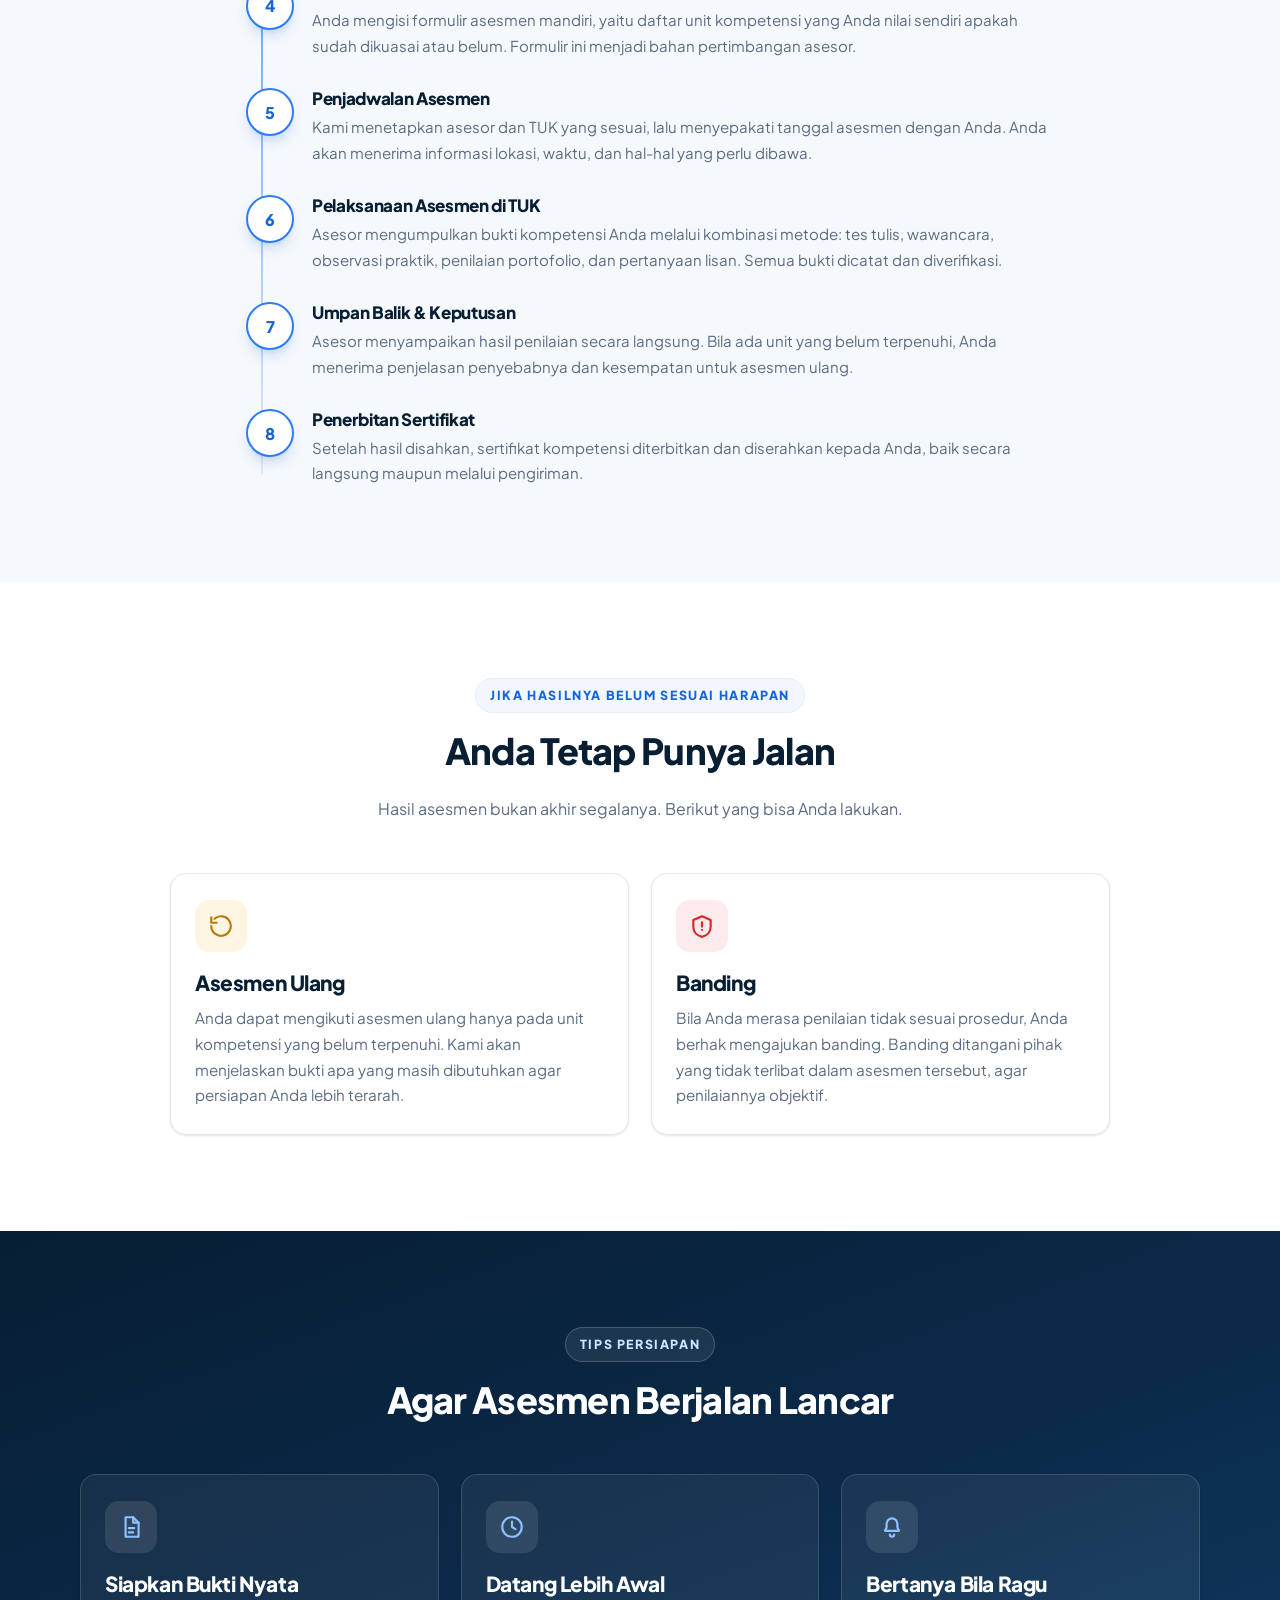
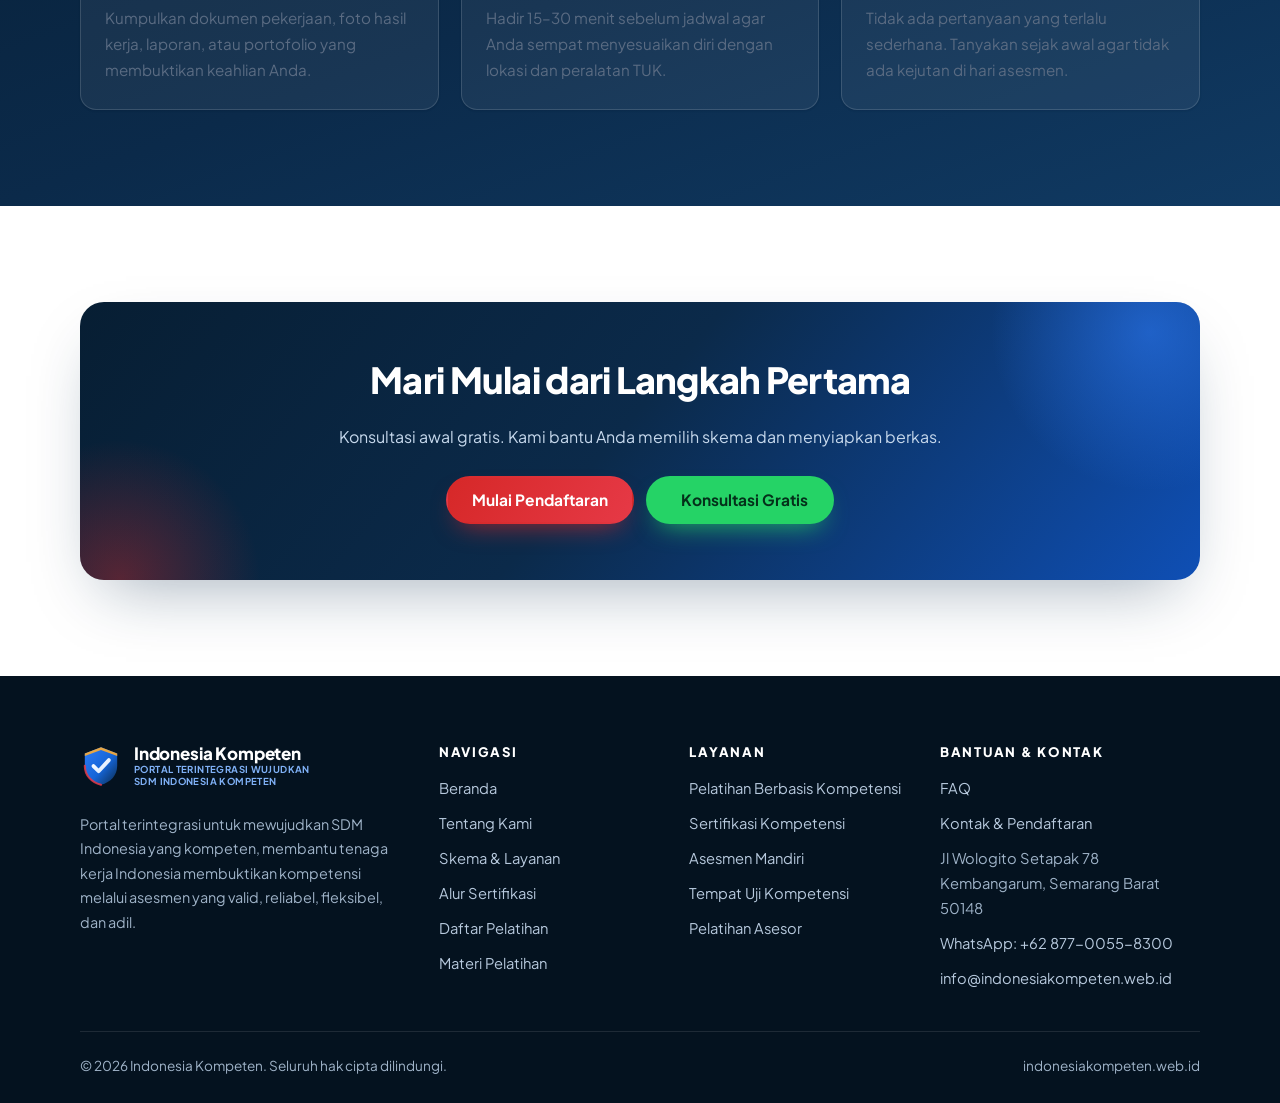
<file: alur.html>
<!DOCTYPE html>
<html lang="id">
<head>
<meta charset="utf-8">
<meta name="viewport" content="width=device-width, initial-scale=1">

<title>Alur Sertifikasi — Indonesia Kompeten</title>
<meta name="description" content="Alur sertifikasi kompetensi di Indonesia Kompeten, dari konsultasi dan pendaftaran, verifikasi berkas, asesmen mandiri, asesmen di TUK, hingga penerbitan sertifikat.">
<link rel="canonical" href="https://indonesiakompeten.web.id/alur.html">
<meta name="theme-color" content="#0B2A4A">

<meta property="og:type" content="website">
<meta property="og:site_name" content="Indonesia Kompeten">
<meta property="og:locale" content="id_ID">
<meta property="og:title" content="Alur Sertifikasi — Indonesia Kompeten">
<meta property="og:description" content="Delapan tahap yang jelas dan mudah diikuti, dari pendaftaran sampai sertifikat.">
<meta property="og:url" content="https://indonesiakompeten.web.id/alur.html">
<meta name="twitter:card" content="summary_large_image">

<link rel="icon" href="assets/img/favicon.svg" type="image/svg+xml">
<link rel="apple-touch-icon" href="assets/img/favicon.svg">

<link rel="preconnect" href="https://fonts.googleapis.com">
<link rel="preconnect" href="https://fonts.gstatic.com" crossorigin>
<link href="https://fonts.googleapis.com/css2?family=Plus+Jakarta+Sans:wght@400;500;600;700;800&display=swap" rel="stylesheet">
<link rel="stylesheet" href="assets/css/style.css?v=20261112b">
</head>
<body>

<a class="skip-link" href="#main">Lewati ke konten utama</a>

<header class="site-header" id="siteHeader">
  <div class="container header-inner">
    <a class="brand" href="./" aria-label="Indonesia Kompeten, kembali ke beranda">
      <img class="brand-mark" src="assets/img/logo.svg" alt="" width="42" height="42">
      <span class="brand-text">
        <strong>Indonesia Kompeten</strong>
        <small>Portal Terintegrasi Wujudkan SDM Indonesia Kompeten</small>
      </span>
    </a>
    <button class="nav-toggle" type="button" aria-expanded="false" aria-controls="siteNav" aria-label="Buka menu navigasi"><span></span></button>
    <nav class="site-nav" id="siteNav" aria-label="Navigasi utama">
      <ul>
        <li><a href="./">Beranda</a></li>
        <li><a href="tentang.html">Tentang</a></li>
        <li class="nav-item--has-sub">
          <a href="layanan.html">Skema &amp; Layanan <svg class="nav-link-chevron" viewBox="0 0 24 24" fill="none" stroke="currentColor" stroke-width="2.4" stroke-linecap="round" stroke-linejoin="round" aria-hidden="true"><path d="m6 9 6 6 6-6"/></svg></a>
          <ul class="nav-sub">
            <li><a href="layanan.html#skema">Skema Sertifikasi</a></li>
            <li><a href="layanan.html#pelatihan">Pelatihan Berbasis Kompetensi</a></li>
          </ul>
        </li>
        <li><a href="alur.html">Alur Sertifikasi</a></li>
        <li><a href="daftar-pelatihan.html">Daftar Pelatihan</a></li>
        <li><a href="materi-pelatihan.html">Materi Pelatihan</a></li>
      </ul>
      <div class="nav-cta"><a class="btn btn-primary btn-sm" href="daftar-pelatihan.html#formulir">Daftar Pelatihan</a></div>
    </nav>
  </div>
</header>

<main id="main">

  <section class="page-hero">
    <div class="container">
      <ol class="breadcrumb">
        <li><a href="./">Beranda</a></li>
        <li>Alur Sertifikasi</li>
      </ol>
      <h1>Alur Sertifikasi</h1>
      <p class="lead">
        Delapan tahap, satu tujuan: memastikan kompetensi Anda dinilai dengan benar.
        Berikut penjelasan tiap tahap beserta hal yang perlu Anda siapkan.
      </p>
    </div>
  </section>

  <!-- ==================== RINGKASAN 4 LANGKAH ==================== -->
  <section class="section">
    <div class="container">
      <div class="section-head reveal">
        <span class="eyebrow">Gambaran Singkat</span>
        <h2>Empat Fase Utama</h2>
        <p>Bila disederhanakan, perjalanan Anda melewati empat fase berikut.</p>
      </div>

      <div class="grid grid--4">
        <article class="card reveal">
          <div class="card-icon"><svg viewBox="0 0 24 24" fill="none" stroke="currentColor" stroke-width="2" stroke-linecap="round" stroke-linejoin="round" aria-hidden="true"><path d="M7 3h7l5 5v13H7Z"/><path d="M14 3v5h5"/><path d="M10 13h5M10 17h5"/></svg></div>
          <h3>1. Daftar</h3>
          <p>Kirim formulir dan dokumen persyaratan sesuai skema yang dipilih.</p>
        </article>
        <article class="card reveal">
          <div class="card-icon card-icon--gold"><svg viewBox="0 0 24 24" fill="none" stroke="currentColor" stroke-width="2" stroke-linecap="round" stroke-linejoin="round" aria-hidden="true"><circle cx="12" cy="12" r="9"/><path d="M12 7v5l3.2 2"/></svg></div>
          <h3>2. Dijadwalkan</h3>
          <p>Berkas diverifikasi, lalu jadwal asesmen disepakati bersama Anda.</p>
        </article>
        <article class="card reveal">
          <div class="card-icon card-icon--red"><svg viewBox="0 0 24 24" fill="none" stroke="currentColor" stroke-width="2" stroke-linecap="round" stroke-linejoin="round" aria-hidden="true"><path d="m5 13 4 4L19 7"/><rect x="2.5" y="2.5" width="19" height="19" rx="5"/></svg></div>
          <h3>3. Diasemen</h3>
          <p>Anda mengikuti asesmen di TUK bersama asesor yang berkompeten.</p>
        </article>
        <article class="card reveal">
          <div class="card-icon card-icon--green"><svg viewBox="0 0 24 24" fill="none" stroke="currentColor" stroke-width="2" stroke-linecap="round" stroke-linejoin="round" aria-hidden="true"><circle cx="12" cy="9" r="5"/><path d="M8.5 13.5 7 21l5-2.5L17 21l-1.5-7.5"/></svg></div>
          <h3>4. Sertifikat</h3>
          <p>Bila dinyatakan kompeten, sertifikat kompetensi Anda diterbitkan.</p>
        </article>
      </div>
    </div>
  </section>

  <!-- ==================== TIMELINE LENGKAP ==================== -->
  <section class="section section--soft">
    <div class="container">
      <div class="section-head reveal">
        <span class="eyebrow">Tahap demi Tahap</span>
        <h2>Penjelasan Lengkap Setiap Tahap</h2>
      </div>

      <ol class="timeline" style="max-width:820px;margin-inline:auto">
        <li class="reveal">
          <span class="marker" aria-hidden="true">1</span>
          <h3>Konsultasi &amp; Pemilihan Skema</h3>
          <p>
            Anda menghubungi kami dan menceritakan pengalaman kerja atau keahlian
            yang dimiliki. Tim kami membantu memilih skema yang paling sesuai,
            termasuk menjelaskan biaya dan perkiraan waktu.
          </p>
        </li>

        <li class="reveal">
          <span class="marker" aria-hidden="true">2</span>
          <h3>Pendaftaran &amp; Pengiriman Berkas</h3>
          <p>
            Anda mengisi formulir pendaftaran dan mengirimkan dokumen persyaratan
            (KTP, ijazah, CV, serta bukti kompetensi bila ada). Berkas dapat dikirim
            melalui WhatsApp atau email resmi kami.
          </p>
        </li>

        <li class="reveal">
          <span class="marker" aria-hidden="true">3</span>
          <h3>Verifikasi Berkas</h3>
          <p>
            Tim admin memeriksa kelengkapan dan kesesuaian berkas dengan skema.
            Bila ada yang kurang, kami akan memberi tahu bagian mana yang perlu
            dilengkapi — tidak ada berkas yang "hilang" tanpa kabar.
          </p>
        </li>

        <li class="reveal">
          <span class="marker" aria-hidden="true">4</span>
          <h3>Asesmen Mandiri</h3>
          <p>
            Anda mengisi formulir asesmen mandiri, yaitu daftar unit kompetensi
            yang Anda nilai sendiri apakah sudah dikuasai atau belum. Formulir ini
            menjadi bahan pertimbangan asesor.
          </p>
        </li>

        <li class="reveal">
          <span class="marker" aria-hidden="true">5</span>
          <h3>Penjadwalan Asesmen</h3>
          <p>
            Kami menetapkan asesor dan TUK yang sesuai, lalu menyepakati tanggal
            asesmen dengan Anda. Anda akan menerima informasi lokasi, waktu, dan
            hal-hal yang perlu dibawa.
          </p>
        </li>

        <li class="reveal">
          <span class="marker" aria-hidden="true">6</span>
          <h3>Pelaksanaan Asesmen di TUK</h3>
          <p>
            Asesor mengumpulkan bukti kompetensi Anda melalui kombinasi metode:
            tes tulis, wawancara, observasi praktik, penilaian portofolio, dan
            pertanyaan lisan. Semua bukti dicatat dan diverifikasi.
          </p>
        </li>

        <li class="reveal">
          <span class="marker" aria-hidden="true">7</span>
          <h3>Umpan Balik &amp; Keputusan</h3>
          <p>
            Asesor menyampaikan hasil penilaian secara langsung. Bila ada unit
            yang belum terpenuhi, Anda menerima penjelasan penyebabnya dan
            kesempatan untuk asesmen ulang.
          </p>
        </li>

        <li class="reveal">
          <span class="marker" aria-hidden="true">8</span>
          <h3>Penerbitan Sertifikat</h3>
          <p>
            Setelah hasil disahkan, sertifikat kompetensi diterbitkan dan
            diserahkan kepada Anda, baik secara langsung maupun melalui pengiriman.
          </p>
        </li>
      </ol>
    </div>
  </section>

  <!-- ==================== BILA BELUM KOMPETEN ==================== -->
  <section class="section">
    <div class="container">
      <div class="section-head reveal">
        <span class="eyebrow">Jika Hasilnya Belum Sesuai Harapan</span>
        <h2>Anda Tetap Punya Jalan</h2>
        <p>Hasil asesmen bukan akhir segalanya. Berikut yang bisa Anda lakukan.</p>
      </div>

      <div class="grid grid--2" style="max-width:940px;margin-inline:auto">
        <article class="card reveal">
          <div class="card-icon card-icon--gold">
            <svg viewBox="0 0 24 24" fill="none" stroke="currentColor" stroke-width="2" stroke-linecap="round" stroke-linejoin="round" aria-hidden="true"><path d="M3 12a9 9 0 1 0 3-6.7"/><path d="M3 4v5h5"/></svg>
          </div>
          <h3>Asesmen Ulang</h3>
          <p>
            Anda dapat mengikuti asesmen ulang hanya pada unit kompetensi yang
            belum terpenuhi. Kami akan menjelaskan bukti apa yang masih dibutuhkan
            agar persiapan Anda lebih terarah.
          </p>
        </article>

        <article class="card reveal">
          <div class="card-icon card-icon--red">
            <svg viewBox="0 0 24 24" fill="none" stroke="currentColor" stroke-width="2" stroke-linecap="round" stroke-linejoin="round" aria-hidden="true"><path d="M12 3 4 6.5v6c0 5 3.4 8.6 8 9.5 4.6-.9 8-4.5 8-9.5v-6Z"/><path d="M12 8.5v4M12 15.5h.01"/></svg>
          </div>
          <h3>Banding</h3>
          <p>
            Bila Anda merasa penilaian tidak sesuai prosedur, Anda berhak mengajukan
            banding. Banding ditangani pihak yang tidak terlibat dalam asesmen
            tersebut, agar penilaiannya objektif.
          </p>
        </article>
      </div>
    </div>
  </section>

  <!-- ==================== PERSIAPAN ==================== -->
  <section class="section section--dark">
    <div class="container">
      <div class="section-head reveal">
        <span class="eyebrow">Tips Persiapan</span>
        <h2>Agar Asesmen Berjalan Lancar</h2>
      </div>

      <div class="grid grid--3">
        <article class="card reveal" style="background:rgba(255,255,255,.06);border-color:rgba(255,255,255,.14)">
          <div class="card-icon" style="background:rgba(255,255,255,.1);color:#8ec2ff">
            <svg viewBox="0 0 24 24" fill="none" stroke="currentColor" stroke-width="2" stroke-linecap="round" stroke-linejoin="round" aria-hidden="true"><path d="M7 3h7l5 5v13H7Z"/><path d="M14 3v5h5"/><path d="M10 13h5M10 17h4"/></svg>
          </div>
          <h3>Siapkan Bukti Nyata</h3>
          <p>Kumpulkan dokumen pekerjaan, foto hasil kerja, laporan, atau portofolio yang membuktikan keahlian Anda.</p>
        </article>
        <article class="card reveal" style="background:rgba(255,255,255,.06);border-color:rgba(255,255,255,.14)">
          <div class="card-icon" style="background:rgba(255,255,255,.1);color:#8ec2ff">
            <svg viewBox="0 0 24 24" fill="none" stroke="currentColor" stroke-width="2" stroke-linecap="round" stroke-linejoin="round" aria-hidden="true"><circle cx="12" cy="12" r="9"/><path d="M12 7v5l3.2 2"/></svg>
          </div>
          <h3>Datang Lebih Awal</h3>
          <p>Hadir 15–30 menit sebelum jadwal agar Anda sempat menyesuaikan diri dengan lokasi dan peralatan TUK.</p>
        </article>
        <article class="card reveal" style="background:rgba(255,255,255,.06);border-color:rgba(255,255,255,.14)">
          <div class="card-icon" style="background:rgba(255,255,255,.1);color:#8ec2ff">
            <svg viewBox="0 0 24 24" fill="none" stroke="currentColor" stroke-width="2" stroke-linecap="round" stroke-linejoin="round" aria-hidden="true"><path d="M12 4a5 5 0 0 1 5 5v3.5l1.5 3H5.5L7 12.5V9a5 5 0 0 1 5-5Z"/><path d="M10 19a2 2 0 0 0 4 0"/></svg>
          </div>
          <h3>Bertanya Bila Ragu</h3>
          <p>Tidak ada pertanyaan yang terlalu sederhana. Tanyakan sejak awal agar tidak ada kejutan di hari asesmen.</p>
        </article>
      </div>
    </div>
  </section>

  <section class="section">
    <div class="container">
      <div class="cta reveal">
        <h2>Mari Mulai dari Langkah Pertama</h2>
        <p>Konsultasi awal gratis. Kami bantu Anda memilih skema dan menyiapkan berkas.</p>
        <div class="btn-row">
          <a class="btn btn-accent" href="kontak.html#formulir">Mulai Pendaftaran</a>
          <a class="btn btn-wa" data-wa="Halo Indonesia Kompeten, saya ingin berkonsultasi mengenai alur sertifikasi." href="https://wa.me/6287700558300">
            <svg viewBox="0 0 24 24" fill="currentColor" aria-hidden="true"><path d="M12 2a10 10 0 0 0-8.5 15.2L2 22l4.9-1.4A10 10 0 1 0 12 2Zm5.3 14c-.2.6-1.2 1.2-1.7 1.2-.5.1-1 .1-1.7-.1a12 12 0 0 1-5.5-4.8c-.4-.7-.7-1.4-.7-2 0-.7.4-1.3.8-1.6.2-.2.4-.2.6-.2h.4c.2 0 .3.1.5.5l.6 1.4c.1.2.1.3 0 .5l-.3.4c-.1.2-.3.3-.1.6.5.8 1 1.4 1.7 1.9.3.2.5.3.7.1l.5-.6c.2-.2.3-.2.5-.1l1.4.7c.2.1.3.2.3.3v.8Z"/></svg>
            Konsultasi Gratis
          </a>
        </div>
      </div>
    </div>
  </section>

</main>

<footer class="site-footer">
  <div class="container">
    <div class="footer-grid">
      <div class="footer-brand">
        <a class="brand" href="./" aria-label="Indonesia Kompeten, kembali ke beranda">
          <img class="brand-mark" src="assets/img/logo.svg" alt="" width="42" height="42">
          <span class="brand-text">
            <strong>Indonesia Kompeten</strong>
            <small>Portal Terintegrasi Wujudkan SDM Indonesia Kompeten</small>
          </span>
        </a>
        <p>
          Portal terintegrasi untuk mewujudkan SDM Indonesia yang kompeten, membantu
          tenaga kerja Indonesia membuktikan kompetensi melalui asesmen yang valid,
          reliabel, fleksibel, dan adil.
        </p>
      </div>

      <div>
        <h4>Navigasi</h4>
        <ul>
          <li><a href="./">Beranda</a></li>
          <li><a href="tentang.html">Tentang Kami</a></li>
          <li><a href="layanan.html">Skema &amp; Layanan</a></li>
          <li><a href="alur.html">Alur Sertifikasi</a></li>
          <li><a href="daftar-pelatihan.html">Daftar Pelatihan</a></li>
          <li><a href="materi-pelatihan.html">Materi Pelatihan</a></li>
        </ul>
      </div>

      <div>
        <h4>Layanan</h4>
        <ul>
          <li><a href="layanan.html#pelatihan">Pelatihan Berbasis Kompetensi</a></li>
          <li><a href="layanan.html#skema">Sertifikasi Kompetensi</a></li>
          <li><a href="layanan.html#asesmen-mandiri">Asesmen Mandiri</a></li>
          <li><a href="layanan.html#tuk">Tempat Uji Kompetensi</a></li>
          <li><a href="layanan.html#asesor">Pelatihan Asesor</a></li>
        </ul>
      </div>

      <div>
        <h4>Bantuan &amp; Kontak</h4>
        <ul>
          <li><a href="faq.html">FAQ</a></li>
          <li><a href="kontak.html">Kontak &amp; Pendaftaran</a></li>
          <li>Jl Wologito Setapak 78<br>Kembangarum, Semarang Barat 50148</li>
          <li><a data-wa href="https://wa.me/6287700558300">WhatsApp: +62 877-0055-8300</a></li>
          <li><a data-mailto="Pertanyaan Sertifikasi" href="mailto:info@indonesiakompeten.web.id">info@indonesiakompeten.web.id</a></li>
        </ul>
      </div>
    </div>

    <div class="footer-bottom">
      <p>© <span data-year>2026</span> Indonesia Kompeten. Seluruh hak cipta dilindungi.</p>
      <p>indonesiakompeten.web.id</p>
    </div>
  </div>
</footer>

<button class="to-top" type="button" aria-label="Kembali ke atas">
  <svg viewBox="0 0 24 24" fill="none" stroke="currentColor" stroke-width="2.2" stroke-linecap="round" stroke-linejoin="round" aria-hidden="true"><path d="M12 19V5M6 11l6-6 6 6"/></svg>
</button>

<a class="wa-float" data-wa="Halo Indonesia Kompeten, saya ingin bertanya tentang alur sertifikasi." href="https://wa.me/6287700558300" aria-label="Hubungi kami melalui WhatsApp">
  <svg viewBox="0 0 24 24" fill="currentColor" aria-hidden="true"><path d="M12 2a10 10 0 0 0-8.5 15.2L2 22l4.9-1.4A10 10 0 1 0 12 2Zm5.3 14c-.2.6-1.2 1.2-1.7 1.2-.5.1-1 .1-1.7-.1a12 12 0 0 1-5.5-4.8c-.4-.7-.7-1.4-.7-2 0-.7.4-1.3.8-1.6.2-.2.4-.2.6-.2h.4c.2 0 .3.1.5.5l.6 1.4c.1.2.1.3 0 .5l-.3.4c-.1.2-.3.3-.1.6.5.8 1 1.4 1.7 1.9.3.2.5.3.7.1l.5-.6c.2-.2.3-.2.5-.1l1.4.7c.2.1.3.2.3.3v.8Z"/></svg>
  <span>Chat WhatsApp</span>
</a>

<script src="assets/js/main.js?v=20261112b"></script>
<script src="assets/js/admin.js?v=20261112b"></script>
</body>
</html>
</file>
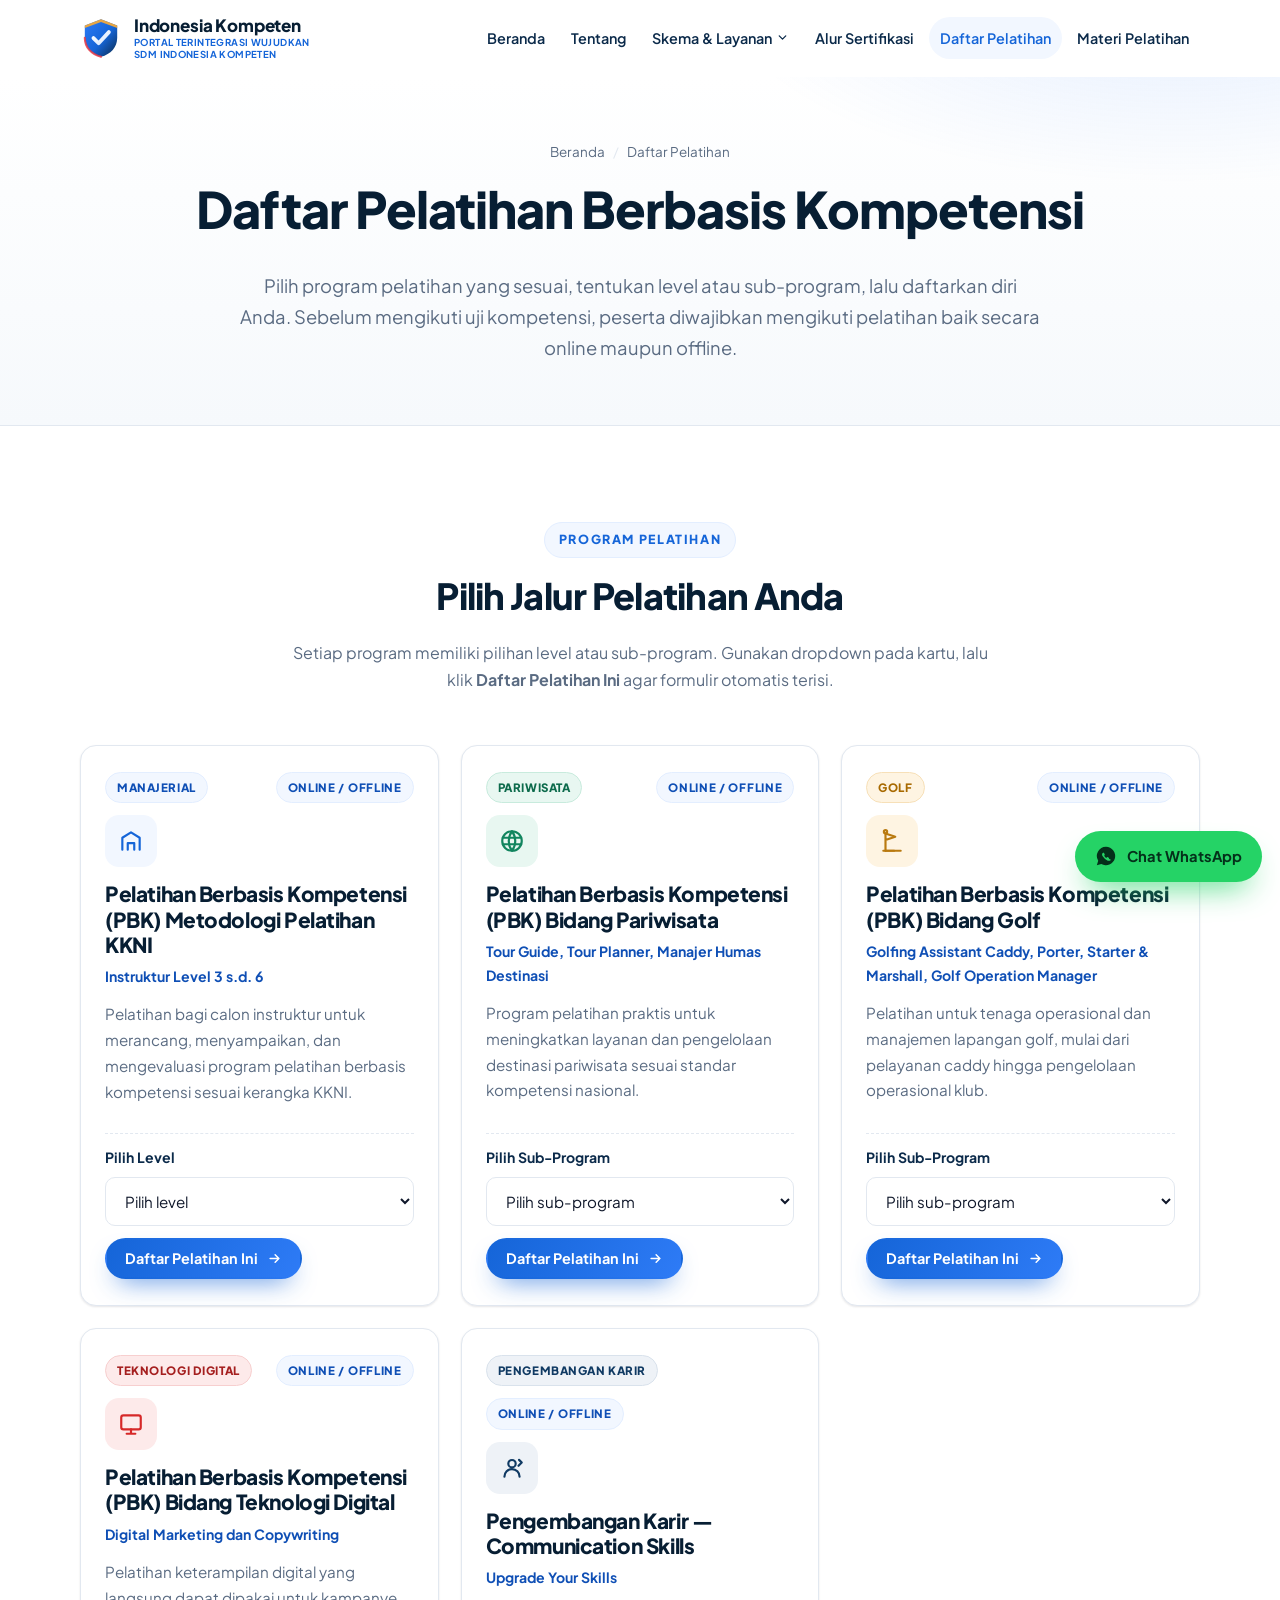
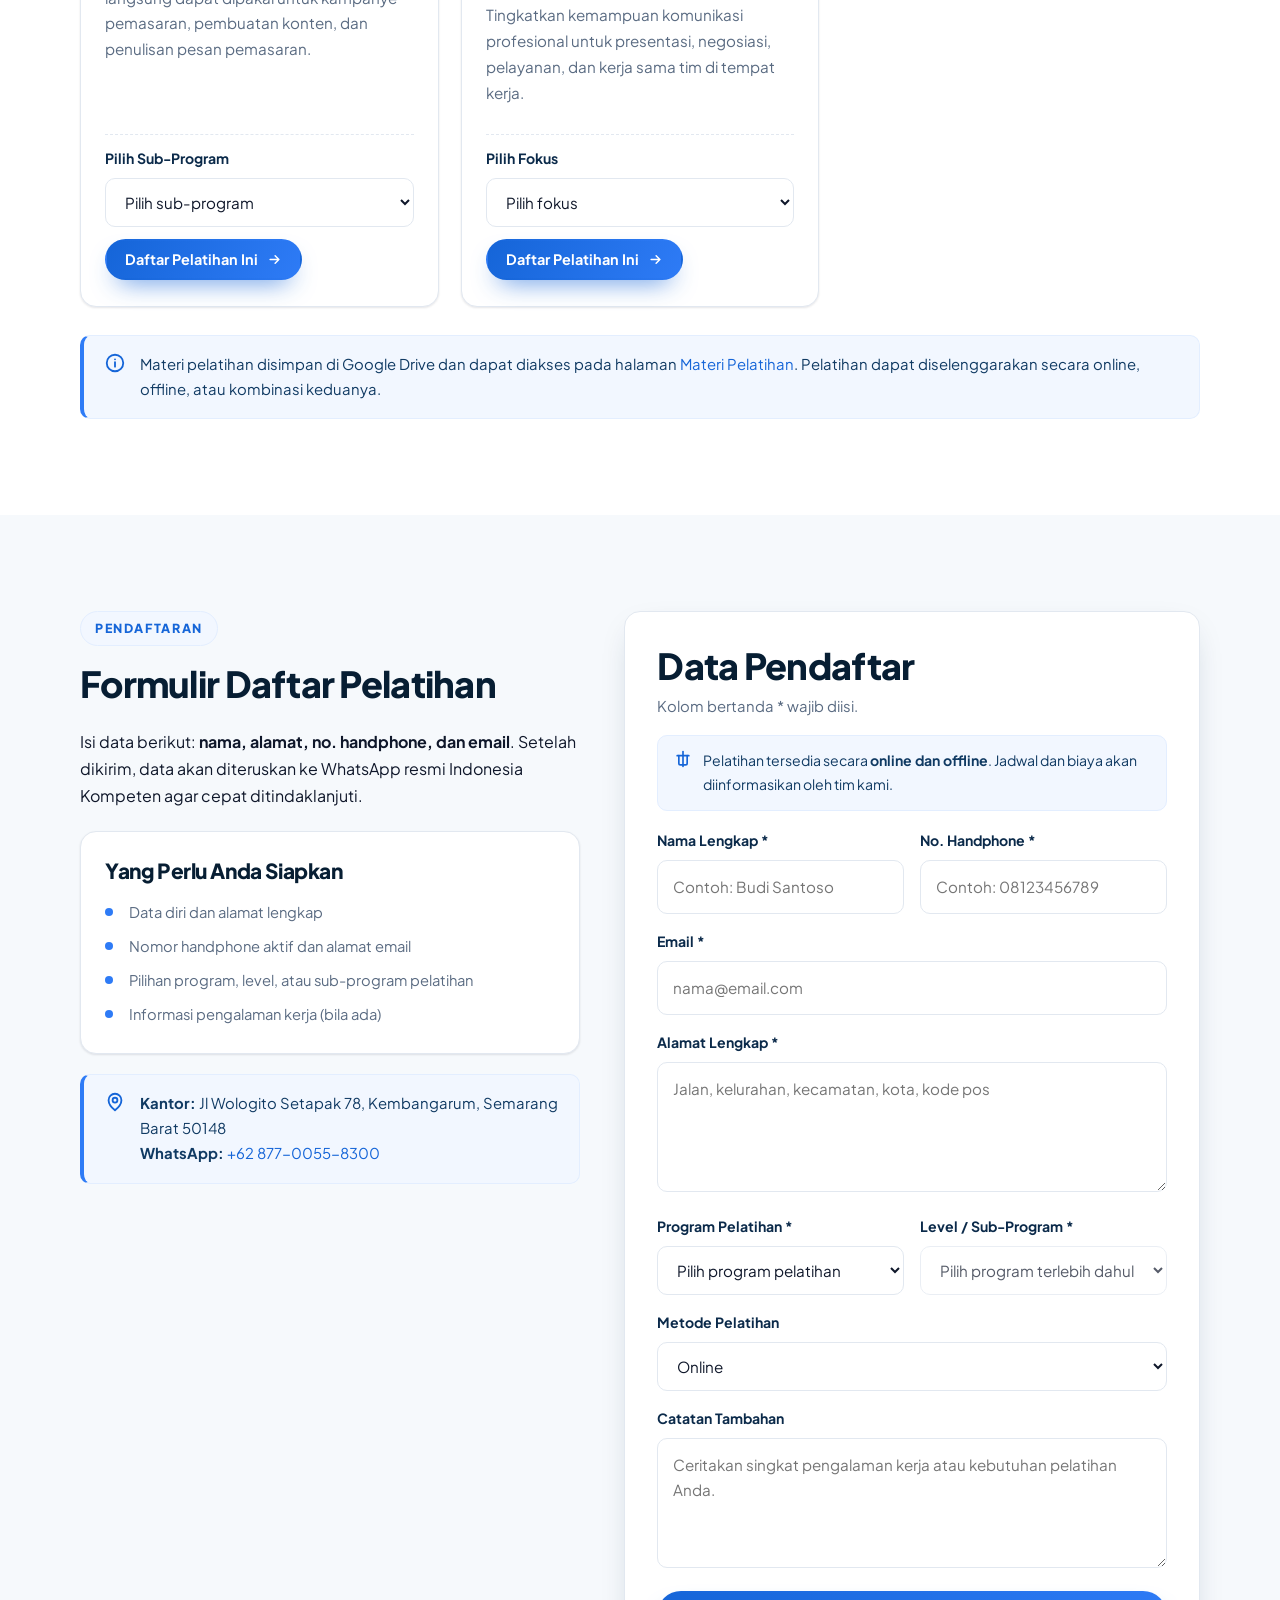
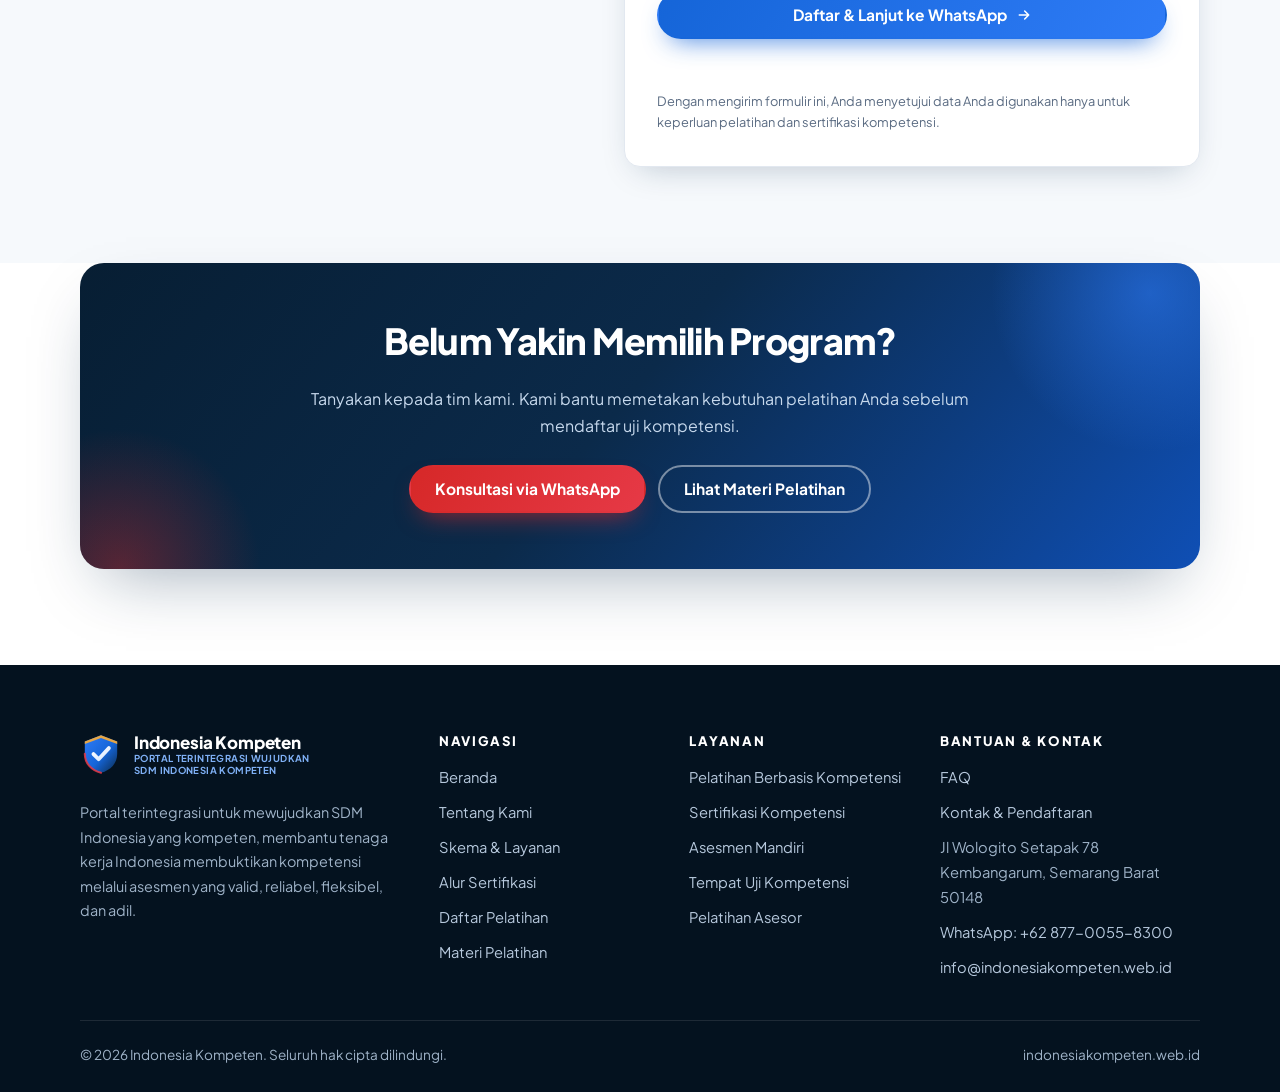
<file: daftar-pelatihan.html>
<!DOCTYPE html>
<html lang="id">
<head>
<meta charset="utf-8">
<meta name="viewport" content="width=device-width, initial-scale=1">

<title>Daftar Pelatihan Berbasis Kompetensi — Indonesia Kompeten</title>
<meta name="description" content="Daftar pelatihan berbasis kompetensi Indonesia Kompeten: Metodologi Pelatihan KKNI Level 3–6, Pariwisata, Golf, Teknologi Digital, dan Pengembangan Karir. Daftar dengan nama, alamat, no. handphone, dan email.">
<meta name="keywords" content="daftar pelatihan, pelatihan berbasis kompetensi, PBK, pelatihan KKNI, pelatihan pariwisata, pelatihan golf, digital marketing, copywriting, communication skills">
<link rel="canonical" href="https://indonesiakompeten.web.id/daftar-pelatihan.html">
<meta name="theme-color" content="#0B2A4A">

<meta property="og:type" content="website">
<meta property="og:site_name" content="Indonesia Kompeten">
<meta property="og:locale" content="id_ID">
<meta property="og:title" content="Daftar Pelatihan Berbasis Kompetensi — Indonesia Kompeten">
<meta property="og:description" content="Pilih program pelatihan berbasis kompetensi dan daftarkan diri Anda melalui formulir nama, alamat, no. handphone, dan email.">
<meta property="og:url" content="https://indonesiakompeten.web.id/daftar-pelatihan.html">
<meta name="twitter:card" content="summary_large_image">

<link rel="icon" href="assets/img/favicon.svg" type="image/svg+xml">
<link rel="apple-touch-icon" href="assets/img/favicon.svg">

<link rel="preconnect" href="https://fonts.googleapis.com">
<link rel="preconnect" href="https://fonts.gstatic.com" crossorigin>
<link href="https://fonts.googleapis.com/css2?family=Plus+Jakarta+Sans:wght@400;500;600;700;800&display=swap" rel="stylesheet">
<link rel="stylesheet" href="assets/css/style.css?v=20261112b">

<script type="application/ld+json">
{
  "@context": "https://schema.org",
  "@type": "ItemList",
  "name": "Daftar Pelatihan Berbasis Kompetensi Indonesia Kompeten",
  "itemListElement": [
    {"@type": "ListItem", "position": 1, "name": "Pelatihan Berbasis Kompetensi (PBK) Metodologi Pelatihan KKNI Instruktur Level 3 s.d. 6"},
    {"@type": "ListItem", "position": 2, "name": "Pelatihan Berbasis Kompetensi (PBK) Bidang Pariwisata"},
    {"@type": "ListItem", "position": 3, "name": "Pelatihan Berbasis Kompetensi (PBK) Bidang Golf"},
    {"@type": "ListItem", "position": 4, "name": "Pelatihan Berbasis Kompetensi (PBK) Bidang Teknologi Digital"},
    {"@type": "ListItem", "position": 5, "name": "Pengembangan Karir — Communication Skills"}
  ]
}
</script>
</head>
<body>

<a class="skip-link" href="#main">Lewati ke konten utama</a>

<header class="site-header" id="siteHeader">
  <div class="container header-inner">
    <a class="brand" href="./" aria-label="Indonesia Kompeten, kembali ke beranda">
      <img class="brand-mark" src="assets/img/logo.svg" alt="" width="42" height="42">
      <span class="brand-text">
        <strong>Indonesia Kompeten</strong>
        <small>Portal Terintegrasi Wujudkan SDM Indonesia Kompeten</small>
      </span>
    </a>
    <button class="nav-toggle" type="button" aria-expanded="false" aria-controls="siteNav" aria-label="Buka menu navigasi"><span></span></button>
    <nav class="site-nav" id="siteNav" aria-label="Navigasi utama">
      <ul>
        <li><a href="./">Beranda</a></li>
        <li><a href="tentang.html">Tentang</a></li>
        <li class="nav-item--has-sub">
          <a href="layanan.html">Skema &amp; Layanan <svg class="nav-link-chevron" viewBox="0 0 24 24" fill="none" stroke="currentColor" stroke-width="2.4" stroke-linecap="round" stroke-linejoin="round" aria-hidden="true"><path d="m6 9 6 6 6-6"/></svg></a>
          <ul class="nav-sub">
            <li><a href="layanan.html#skema">Skema Sertifikasi</a></li>
            <li><a href="layanan.html#pelatihan">Pelatihan Berbasis Kompetensi</a></li>
          </ul>
        </li>
        <li><a href="alur.html">Alur Sertifikasi</a></li>
        <li><a href="daftar-pelatihan.html">Daftar Pelatihan</a></li>
        <li><a href="materi-pelatihan.html">Materi Pelatihan</a></li>
      </ul>
      <div class="nav-cta"><a class="btn btn-primary btn-sm" href="daftar-pelatihan.html#formulir">Daftar Pelatihan</a></div>
    </nav>
  </div>
</header>

<main id="main">

  <section class="page-hero">
    <div class="container">
      <ol class="breadcrumb">
        <li><a href="./">Beranda</a></li>
        <li>Daftar Pelatihan</li>
      </ol>
      <h1>Daftar Pelatihan Berbasis Kompetensi</h1>
      <p class="lead">
        Pilih program pelatihan yang sesuai, tentukan level atau sub-program,
        lalu daftarkan diri Anda. Sebelum mengikuti uji kompetensi, peserta
        diwajibkan mengikuti pelatihan baik secara online maupun offline.
      </p>
    </div>
  </section>

  <!-- ==================== PROGRAM PELATIHAN ==================== -->
  <section class="section" id="program">
    <div class="container">
      <div class="section-head reveal">
        <span class="eyebrow">Program Pelatihan</span>
        <h2>Pilih Jalur Pelatihan Anda</h2>
        <p>
          Setiap program memiliki pilihan level atau sub-program. Gunakan dropdown
          pada kartu, lalu klik <strong>Daftar Pelatihan Ini</strong> agar formulir
          otomatis terisi.
        </p>
      </div>

      <div class="grid grid--3" data-program-grid>
        <!-- Kartu program diisi oleh assets/js/pelatihan.js -->
      </div>

      <noscript>
        <div class="note note--warn" style="margin-top:24px">
          <svg viewBox="0 0 24 24" fill="none" stroke="currentColor" stroke-width="2" stroke-linecap="round" stroke-linejoin="round" aria-hidden="true"><path d="M12 9v4.5M12 17h.01"/><path d="M10.3 3.9 2.6 17.4A2 2 0 0 0 4.3 20.5h15.4a2 2 0 0 0 1.7-3.1L13.7 3.9a2 2 0 0 0-3.4 0Z"/></svg>
          <p>
            Aktifkan JavaScript untuk melihat pilihan level/sub-program secara
            interaktif. Program yang tersedia: PBK Metodologi Pelatihan KKNI
            (Level 3–6), PBK Pariwisata, PBK Golf, PBK Teknologi Digital, dan
            Pengembangan Karir — Communication Skills.
          </p>
        </div>
      </noscript>

      <div class="note reveal" style="margin-top:28px">
        <svg viewBox="0 0 24 24" fill="none" stroke="currentColor" stroke-width="2" stroke-linecap="round" stroke-linejoin="round" aria-hidden="true"><circle cx="12" cy="12" r="9"/><path d="M12 11v5M12 8h.01"/></svg>
        <p>
          Materi pelatihan disimpan di Google Drive dan dapat diakses pada halaman
          <a href="materi-pelatihan.html">Materi Pelatihan</a>. Pelatihan dapat
          diselenggarakan secara online, offline, atau kombinasi keduanya.
        </p>
      </div>
    </div>
  </section>

  <!-- ==================== FORMULIR PENDAFTARAN ==================== -->
  <section class="section section--soft" id="formulir">
    <div class="container contact-layout">
      <div class="reveal">
        <span class="eyebrow">Pendaftaran</span>
        <h2>Formulir Daftar Pelatihan</h2>
        <p>
          Isi data berikut: <strong>nama, alamat, no. handphone, dan email</strong>.
          Setelah dikirim, data akan diteruskan ke WhatsApp resmi Indonesia
          Kompeten agar cepat ditindaklanjuti.
        </p>

        <div class="card" style="margin-top:22px">
          <h3>Yang Perlu Anda Siapkan</h3>
          <ul class="card-list">
            <li>Data diri dan alamat lengkap</li>
            <li>Nomor handphone aktif dan alamat email</li>
            <li>Pilihan program, level, atau sub-program pelatihan</li>
            <li>Informasi pengalaman kerja (bila ada)</li>
          </ul>
        </div>

        <div class="note" style="margin-top:20px">
          <svg viewBox="0 0 24 24" fill="none" stroke="currentColor" stroke-width="2" stroke-linecap="round" stroke-linejoin="round" aria-hidden="true"><path d="M12 21s7-5.6 7-11a7 7 0 1 0-14 0c0 5.4 7 11 7 11Z"/><circle cx="12" cy="10" r="2.6"/></svg>
          <p>
            <strong>Kantor:</strong> Jl Wologito Setapak 78, Kembangarum, Semarang Barat 50148<br>
            <strong>WhatsApp:</strong> <a data-wa href="https://wa.me/6287700558300">+62 877-0055-8300</a>
          </p>
        </div>
      </div>

      <div class="reveal">
        <form class="form" id="pelatihanForm" action="#" method="post">
          <h2 style="margin-bottom:6px">Data Pendaftar</h2>
          <p style="color:var(--muted);font-size:.93rem">
            Kolom bertanda <span aria-hidden="true">*</span> wajib diisi.
          </p>

          <div class="form-section-note">
            <svg viewBox="0 0 24 24" fill="none" stroke="currentColor" stroke-width="2" stroke-linecap="round" stroke-linejoin="round" aria-hidden="true"><path d="M12 3v18"/><path d="M5 8h14"/><path d="M7 8v9a2 2 0 0 0 2 2h6a2 2 0 0 0 2-2V8"/></svg>
            <span>Pelatihan tersedia secara <strong>online dan offline</strong>. Jadwal dan biaya akan diinformasikan oleh tim kami.</span>
          </div>

          <div class="field-row">
            <div class="field">
              <label for="regNama">Nama Lengkap <span aria-hidden="true">*</span></label>
              <input type="text" id="regNama" name="nama" required autocomplete="name" placeholder="Contoh: Budi Santoso">
            </div>
            <div class="field">
              <label for="regHandphone">No. Handphone <span aria-hidden="true">*</span></label>
              <input type="tel" id="regHandphone" name="handphone" required autocomplete="tel" inputmode="tel" placeholder="Contoh: 08123456789">
            </div>
          </div>

          <div class="field">
            <label for="regEmail">Email <span aria-hidden="true">*</span></label>
            <input type="email" id="regEmail" name="email" required autocomplete="email" placeholder="nama@email.com">
          </div>

          <div class="field">
            <label for="regAlamat">Alamat Lengkap <span aria-hidden="true">*</span></label>
            <textarea id="regAlamat" name="alamat" required autocomplete="street-address" placeholder="Jalan, kelurahan, kecamatan, kota, kode pos"></textarea>
          </div>

          <div class="field-row">
            <div class="field">
              <label for="regProgram">Program Pelatihan <span aria-hidden="true">*</span></label>
              <select id="regProgram" name="program" required>
                <option value="">Pilih program pelatihan</option>
              </select>
            </div>
            <div class="field">
              <label for="regLevel">Level / Sub-Program <span aria-hidden="true">*</span></label>
              <select id="regLevel" name="level" required>
                <option value="">Pilih program terlebih dahulu</option>
              </select>
            </div>
          </div>

          <div class="field">
            <label for="regMetode">Metode Pelatihan</label>
            <select id="regMetode" name="metode">
              <option value="Online">Online</option>
              <option value="Offline">Offline</option>
              <option value="Online &amp; Offline">Online &amp; Offline</option>
            </select>
          </div>

          <div class="field">
            <label for="regCatatan">Catatan Tambahan</label>
            <textarea id="regCatatan" name="catatan" placeholder="Ceritakan singkat pengalaman kerja atau kebutuhan pelatihan Anda."></textarea>
          </div>

          <button class="btn btn-primary" type="submit" style="width:100%">
            Daftar &amp; Lanjut ke WhatsApp
            <svg width="16" height="16" viewBox="0 0 24 24" fill="none" stroke="currentColor" stroke-width="2.4" stroke-linecap="round" stroke-linejoin="round" aria-hidden="true"><path d="M5 12h14M13 6l6 6-6 6"/></svg>
          </button>

          <p class="form-status" id="pelatihanStatus" role="status" aria-live="polite"></p>

          <p style="font-size:.8rem;color:var(--muted);margin:10px 0 0">
            Dengan mengirim formulir ini, Anda menyetujui data Anda digunakan
            hanya untuk keperluan pelatihan dan sertifikasi kompetensi.
          </p>
        </form>
      </div>
    </div>
  </section>

  <section class="section" style="padding-top:0">
    <div class="container">
      <div class="cta reveal">
        <h2>Belum Yakin Memilih Program?</h2>
        <p>
          Tanyakan kepada tim kami. Kami bantu memetakan kebutuhan pelatihan
          Anda sebelum mendaftar uji kompetensi.
        </p>
        <div class="btn-row">
          <a class="btn btn-accent" href="https://wa.me/6287700558300" data-wa="Halo Indonesia Kompeten, saya ingin konsultasi memilih program pelatihan." target="_blank" rel="noopener">Konsultasi via WhatsApp</a>
          <a class="btn btn-outline-light" href="materi-pelatihan.html">Lihat Materi Pelatihan</a>
        </div>
      </div>
    </div>
  </section>

</main>

<footer class="site-footer">
  <div class="container">
    <div class="footer-grid">
      <div class="footer-brand">
        <a class="brand" href="./" aria-label="Indonesia Kompeten, kembali ke beranda">
          <img class="brand-mark" src="assets/img/logo.svg" alt="" width="42" height="42">
          <span class="brand-text">
            <strong>Indonesia Kompeten</strong>
            <small>Portal Terintegrasi Wujudkan SDM Indonesia Kompeten</small>
          </span>
        </a>
        <p>
          Portal terintegrasi untuk mewujudkan SDM Indonesia yang kompeten, membantu
          tenaga kerja Indonesia membuktikan kompetensi melalui asesmen yang valid,
          reliabel, fleksibel, dan adil.
        </p>
      </div>

      <div>
        <h4>Navigasi</h4>
        <ul>
          <li><a href="./">Beranda</a></li>
          <li><a href="tentang.html">Tentang Kami</a></li>
          <li><a href="layanan.html">Skema &amp; Layanan</a></li>
          <li><a href="alur.html">Alur Sertifikasi</a></li>
          <li><a href="daftar-pelatihan.html">Daftar Pelatihan</a></li>
          <li><a href="materi-pelatihan.html">Materi Pelatihan</a></li>
        </ul>
      </div>

      <div>
        <h4>Layanan</h4>
        <ul>
          <li><a href="layanan.html#pelatihan">Pelatihan Berbasis Kompetensi</a></li>
          <li><a href="layanan.html#skema">Sertifikasi Kompetensi</a></li>
          <li><a href="layanan.html#asesmen-mandiri">Asesmen Mandiri</a></li>
          <li><a href="layanan.html#tuk">Tempat Uji Kompetensi</a></li>
          <li><a href="layanan.html#asesor">Pelatihan Asesor</a></li>
        </ul>
      </div>

      <div>
        <h4>Bantuan &amp; Kontak</h4>
        <ul>
          <li><a href="faq.html">FAQ</a></li>
          <li><a href="kontak.html">Kontak &amp; Pendaftaran</a></li>
          <li>Jl Wologito Setapak 78<br>Kembangarum, Semarang Barat 50148</li>
          <li><a data-wa href="https://wa.me/6287700558300">WhatsApp: +62 877-0055-8300</a></li>
          <li><a data-mailto="Pertanyaan Pelatihan" href="mailto:info@indonesiakompeten.web.id">info@indonesiakompeten.web.id</a></li>
        </ul>
      </div>
    </div>

    <div class="footer-bottom">
      <p>© <span data-year>2026</span> Indonesia Kompeten. Seluruh hak cipta dilindungi.</p>
      <p>indonesiakompeten.web.id</p>
    </div>
  </div>
</footer>

<button class="to-top" type="button" aria-label="Kembali ke atas">
  <svg viewBox="0 0 24 24" fill="none" stroke="currentColor" stroke-width="2.2" stroke-linecap="round" stroke-linejoin="round" aria-hidden="true"><path d="M12 19V5M6 11l6-6 6 6"/></svg>
</button>

<a class="wa-float" data-wa="Halo Indonesia Kompeten, saya ingin bertanya tentang pelatihan berbasis kompetensi." href="https://wa.me/6287700558300" aria-label="Hubungi kami melalui WhatsApp">
  <svg viewBox="0 0 24 24" fill="currentColor" aria-hidden="true"><path d="M12 2a10 10 0 0 0-8.5 15.2L2 22l4.9-1.4A10 10 0 1 0 12 2Zm5.3 14c-.2.6-1.2 1.2-1.7 1.2-.5.1-1 .1-1.7-.1a12 12 0 0 1-5.5-4.8c-.4-.7-.7-1.4-.7-2 0-.7.4-1.3.8-1.6.2-.2.4-.2.6-.2h.4c.2 0 .3.1.5.5l.6 1.4c.1.2.1.3 0 .5l-.3.4c-.1.2-.3.3-.1.6.5.8 1 1.4 1.7 1.9.3.2.5.3.7.1l.5-.6c.2-.2.3-.2.5-.1l1.4.7c.2.1.3.2.3.3v.8Z"/></svg>
  <span>Chat WhatsApp</span>
</a>

<script src="assets/js/main.js?v=20261112b"></script>
<script src="assets/js/pelatihan.js?v=20261112b"></script>
<script src="assets/js/admin.js?v=20261112b"></script>
</body>
</html>
</file>
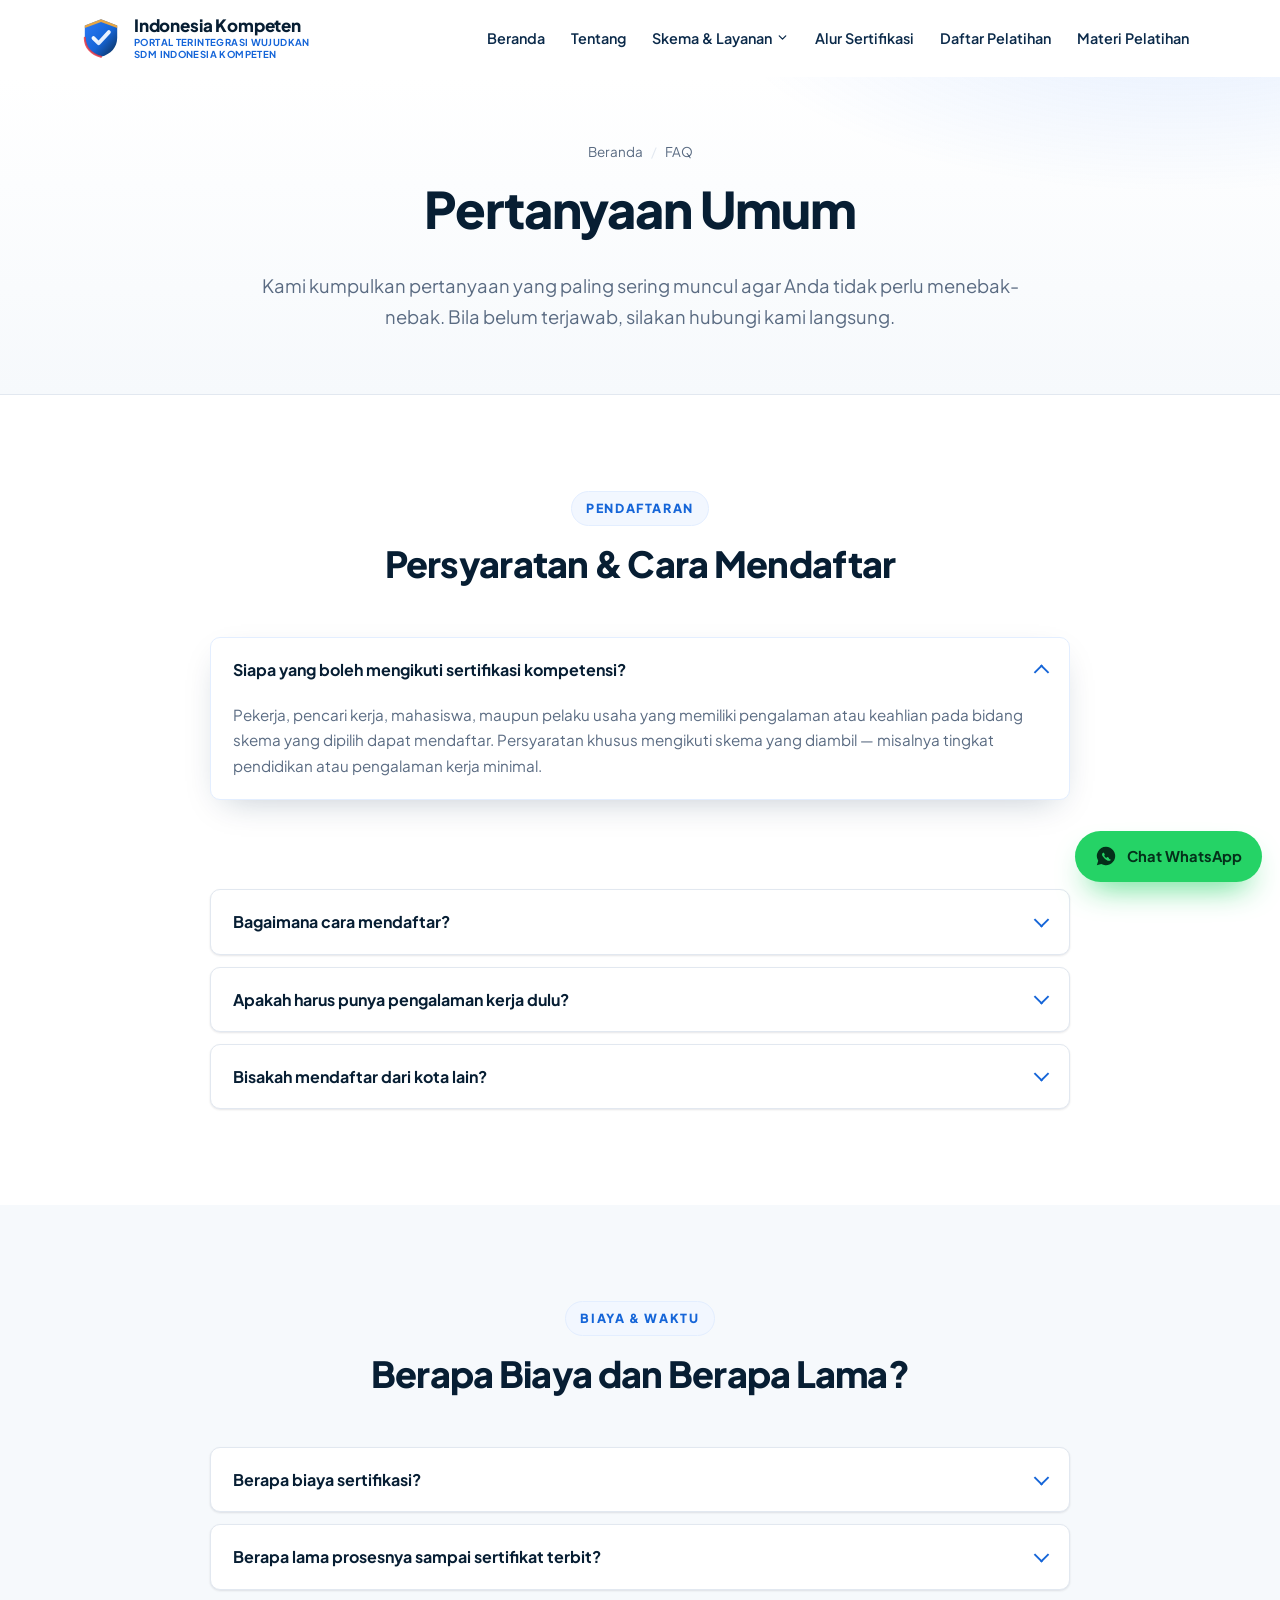
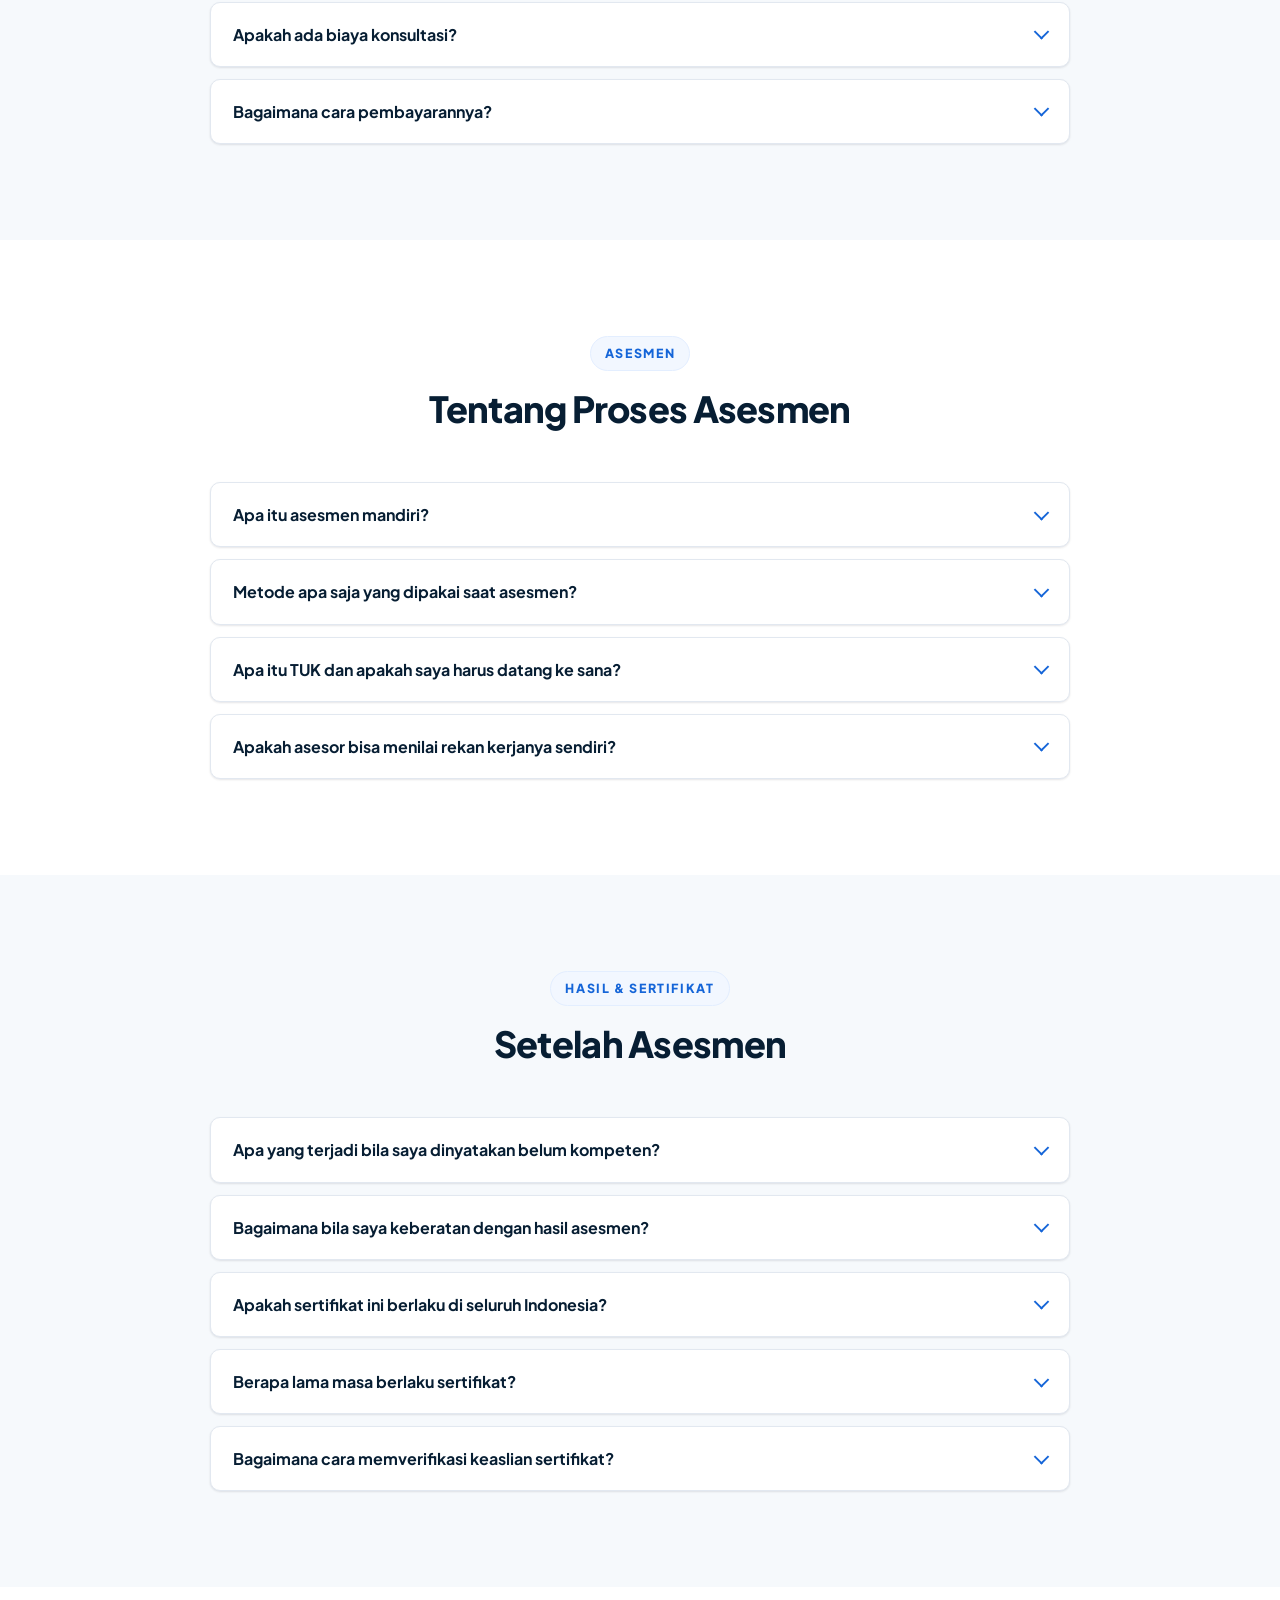
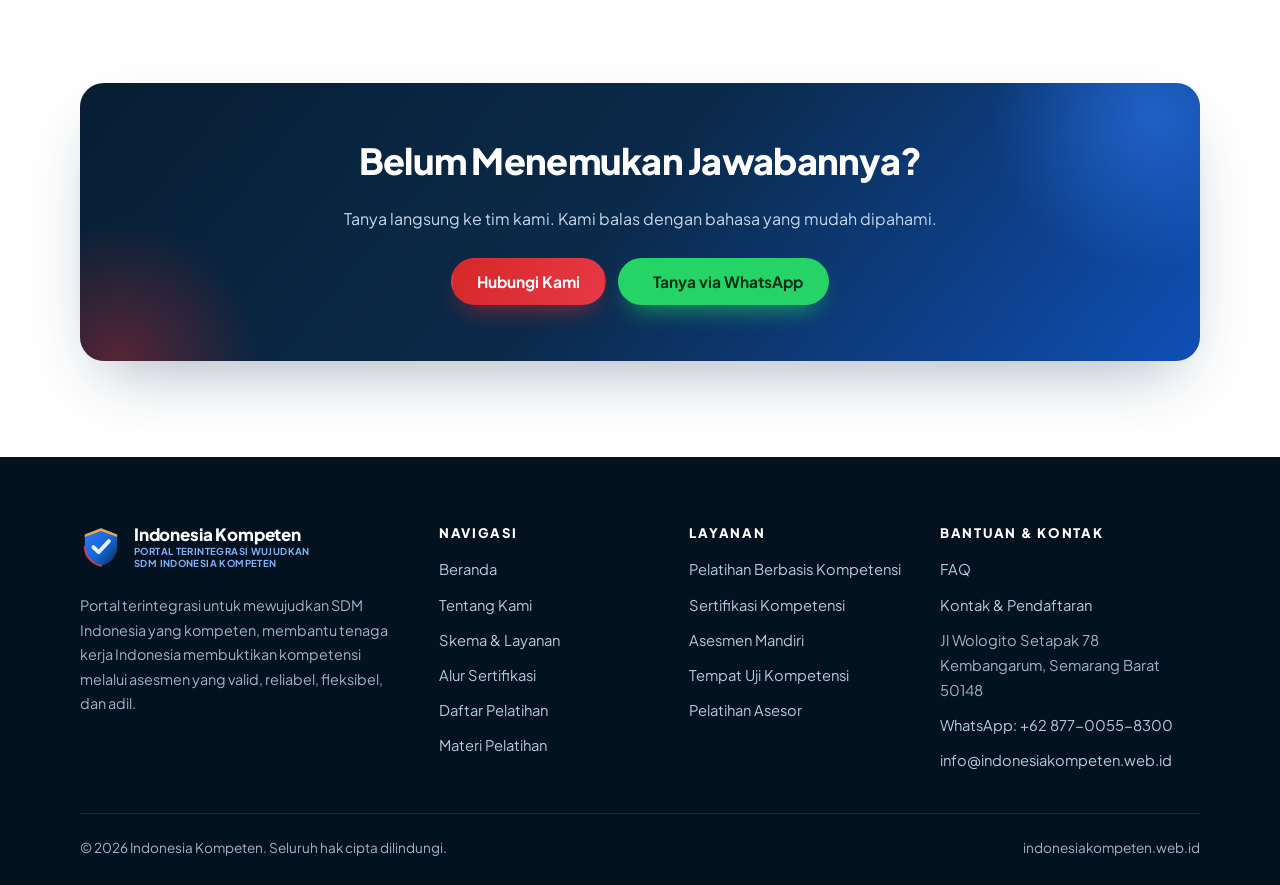
<file: faq.html>
<!DOCTYPE html>
<html lang="id">
<head>
<meta charset="utf-8">
<meta name="viewport" content="width=device-width, initial-scale=1">

<title>Pertanyaan Umum (FAQ) — Indonesia Kompeten</title>
<meta name="description" content="Jawaban atas pertanyaan yang paling sering diajukan tentang sertifikasi kompetensi: persyaratan, biaya, jadwal, hasil asesmen, sertifikat, dan banding.">
<link rel="canonical" href="https://indonesiakompeten.web.id/faq.html">
<meta name="theme-color" content="#0B2A4A">

<meta property="og:type" content="website">
<meta property="og:site_name" content="Indonesia Kompeten">
<meta property="og:locale" content="id_ID">
<meta property="og:title" content="Pertanyaan Umum (FAQ) — Indonesia Kompeten">
<meta property="og:description" content="Pertanyaan seputar pendaftaran, asesmen, biaya, dan sertifikat kompetensi.">
<meta property="og:url" content="https://indonesiakompeten.web.id/faq.html">
<meta name="twitter:card" content="summary_large_image">

<link rel="icon" href="assets/img/favicon.svg" type="image/svg+xml">
<link rel="apple-touch-icon" href="assets/img/favicon.svg">

<link rel="preconnect" href="https://fonts.googleapis.com">
<link rel="preconnect" href="https://fonts.gstatic.com" crossorigin>
<link href="https://fonts.googleapis.com/css2?family=Plus+Jakarta+Sans:wght@400;500;600;700;800&display=swap" rel="stylesheet">
<link rel="stylesheet" href="assets/css/style.css?v=20261112b">

<script type="application/ld+json">
{
  "@context": "https://schema.org",
  "@type": "FAQPage",
  "mainEntity": [
    {
      "@type": "Question",
      "name": "Siapa yang boleh mengikuti sertifikasi kompetensi?",
      "acceptedAnswer": {
        "@type": "Answer",
        "text": "Pekerja, pencari kerja, mahasiswa, maupun pelaku usaha yang memiliki pengalaman atau keahlian pada bidang skema yang dipilih dapat mendaftar. Persyaratan khusus mengikuti skema yang diambil."
      }
    },
    {
      "@type": "Question",
      "name": "Berapa biaya sertifikasi?",
      "acceptedAnswer": {
        "@type": "Answer",
        "text": "Biaya berbeda untuk setiap skema karena tergantung jumlah unit kompetensi, metode asesmen, dan kebutuhan TUK. Rincian biaya disampaikan secara transparan sebelum Anda membayar."
      }
    },
    {
      "@type": "Question",
      "name": "Berapa lama proses sampai sertifikat terbit?",
      "acceptedAnswer": {
        "@type": "Answer",
        "text": "Umumnya beberapa hari sampai beberapa minggu setelah asesmen, tergantung kelengkapan berkas dan jadwal asesor. Perkiraan waktu disampaikan sejak awal pendaftaran."
      }
    },
    {
      "@type": "Question",
      "name": "Apa yang terjadi bila saya dinyatakan belum kompeten?",
      "acceptedAnswer": {
        "@type": "Answer",
        "text": "Anda menerima umpan balik mengenai unit kompetensi yang belum terpenuhi dan dapat mengikuti asesmen ulang pada unit tersebut."
      }
    }
  ]
}
</script>
</head>
<body>

<a class="skip-link" href="#main">Lewati ke konten utama</a>

<header class="site-header" id="siteHeader">
  <div class="container header-inner">
    <a class="brand" href="./" aria-label="Indonesia Kompeten, kembali ke beranda">
      <img class="brand-mark" src="assets/img/logo.svg" alt="" width="42" height="42">
      <span class="brand-text">
        <strong>Indonesia Kompeten</strong>
        <small>Portal Terintegrasi Wujudkan SDM Indonesia Kompeten</small>
      </span>
    </a>
    <button class="nav-toggle" type="button" aria-expanded="false" aria-controls="siteNav" aria-label="Buka menu navigasi"><span></span></button>
    <nav class="site-nav" id="siteNav" aria-label="Navigasi utama">
      <ul>
        <li><a href="./">Beranda</a></li>
        <li><a href="tentang.html">Tentang</a></li>
        <li class="nav-item--has-sub">
          <a href="layanan.html">Skema &amp; Layanan <svg class="nav-link-chevron" viewBox="0 0 24 24" fill="none" stroke="currentColor" stroke-width="2.4" stroke-linecap="round" stroke-linejoin="round" aria-hidden="true"><path d="m6 9 6 6 6-6"/></svg></a>
          <ul class="nav-sub">
            <li><a href="layanan.html#skema">Skema Sertifikasi</a></li>
            <li><a href="layanan.html#pelatihan">Pelatihan Berbasis Kompetensi</a></li>
          </ul>
        </li>
        <li><a href="alur.html">Alur Sertifikasi</a></li>
        <li><a href="daftar-pelatihan.html">Daftar Pelatihan</a></li>
        <li><a href="materi-pelatihan.html">Materi Pelatihan</a></li>
      </ul>
      <div class="nav-cta"><a class="btn btn-primary btn-sm" href="daftar-pelatihan.html#formulir">Daftar Pelatihan</a></div>
    </nav>
  </div>
</header>

<main id="main">

  <section class="page-hero">
    <div class="container">
      <ol class="breadcrumb">
        <li><a href="./">Beranda</a></li>
        <li>FAQ</li>
      </ol>
      <h1>Pertanyaan Umum</h1>
      <p class="lead">
        Kami kumpulkan pertanyaan yang paling sering muncul agar Anda tidak perlu
        menebak-nebak. Bila belum terjawab, silakan hubungi kami langsung.
      </p>
    </div>
  </section>

  <!-- ==================== PERSYARATAN & PENDAFTARAN ==================== -->
  <section class="section">
    <div class="container">
      <div class="section-head reveal">
        <span class="eyebrow">Pendaftaran</span>
        <h2>Persyaratan &amp; Cara Mendaftar</h2>
      </div>

      <div class="faq">
        <details class="reveal" open>
          <summary>Siapa yang boleh mengikuti sertifikasi kompetensi?</summary>
          <div class="faq-body">
            <p>
              Pekerja, pencari kerja, mahasiswa, maupun pelaku usaha yang memiliki
              pengalaman atau keahlian pada bidang skema yang dipilih dapat mendaftar.
              Persyaratan khusus mengikuti skema yang diambil — misalnya tingkat
              pendidikan atau pengalaman kerja minimal.
            </p>
          </div>
        </details>

        <details class="reveal">
          <summary>Apa saja dokumen yang harus saya siapkan?</summary>
          <div class="faq-body">
            <p>Secara umum: KTP, ijazah pendidikan terakhir, CV atau riwayat pekerjaan, dan pas foto terbaru. Bila ada, sertifikat pelatihan serta portofolio pekerjaan akan sangat membantu proses asesmen.</p>
          </div>
        </details>

        <details class="reveal">
          <summary>Bagaimana cara mendaftar?</summary>
          <div class="faq-body">
            <p>
              Kirim permintaan melalui formulir di halaman <a href="kontak.html">Kontak</a>,
              WhatsApp, atau email resmi kami. Tim admin akan memandu Anda memilih
              skema dan melengkapi berkas.
            </p>
          </div>
        </details>

        <details class="reveal">
          <summary>Apakah harus punya pengalaman kerja dulu?</summary>
          <div class="faq-body">
            <p>
              Tidak selalu. Sebagian skema dapat diikuti oleh pemula atau lulusan
              baru, terutama skema tingkat dasar. Namun untuk skema okupasi tertentu,
              pengalaman kerja biasanya menjadi persyaratan.
            </p>
          </div>
        </details>

        <details class="reveal">
          <summary>Bisakah mendaftar dari kota lain?</summary>
          <div class="faq-body">
            <p>
              Bisa. Asesmen dapat dilaksanakan di TUK yang tersedia, termasuk TUK
              di lokasi Anda atau TUK sewaktu. Silakan diskusikan dengan tim kami
              untuk pengaturan lokasi.
            </p>
          </div>
        </details>
      </div>
    </div>
  </section>

  <!-- ==================== BIAYA & WAKTU ==================== -->
  <section class="section section--soft">
    <div class="container">
      <div class="section-head reveal">
        <span class="eyebrow">Biaya &amp; Waktu</span>
        <h2>Berapa Biaya dan Berapa Lama?</h2>
      </div>

      <div class="faq">
        <details class="reveal">
          <summary>Berapa biaya sertifikasi?</summary>
          <div class="faq-body">
            <p>
              Biaya berbeda untuk setiap skema, karena tergantung jumlah unit
              kompetensi, metode asesmen, dan kebutuhan TUK. Kami menyampaikan
              rincian biaya secara transparan sebelum Anda melakukan pembayaran.
              Tidak ada biaya tersembunyi.
            </p>
          </div>
        </details>

        <details class="reveal">
          <summary>Berapa lama prosesnya sampai sertifikat terbit?</summary>
          <div class="faq-body">
            <p>
              Umumnya berkisar beberapa hari sampai beberapa minggu setelah asesmen,
              tergantung kelengkapan berkas dan ketersediaan asesor. Kami memberi
              tahu perkiraan waktu sejak awal pendaftaran.
            </p>
          </div>
        </details>

        <details class="reveal">
          <summary>Apakah ada biaya konsultasi?</summary>
          <div class="faq-body">
            <p>Tidak. Konsultasi untuk memilih skema dan memahami prosesnya gratis.</p>
          </div>
        </details>

        <details class="reveal">
          <summary>Bagaimana cara pembayarannya?</summary>
          <div class="faq-body">
            <p>
              Pembayaran dilakukan melalui transfer bank ke rekening resmi lembaga.
              Pastikan hanya membayar ke rekening yang tertera pada invoice resmi
              dari kami. <!-- CATATAN PENGELOLA: cantumkan nomor rekening resmi di halaman kontak. -->
            </p>
          </div>
        </details>
      </div>
    </div>
  </section>

  <!-- ==================== ASESMEN ==================== -->
  <section class="section">
    <div class="container">
      <div class="section-head reveal">
        <span class="eyebrow">Asesmen</span>
        <h2>Tentang Proses Asesmen</h2>
      </div>

      <div class="faq">
        <details class="reveal">
          <summary>Apa itu asesmen mandiri?</summary>
          <div class="faq-body">
            <p>
              Asesmen mandiri adalah proses di mana Anda menilai sendiri apakah
              setiap unit kompetensi sudah Anda kuasai. Hasilnya menjadi bahan
              awal bagi asesor untuk menyusun rencana asesmen.
            </p>
          </div>
        </details>

        <details class="reveal">
          <summary>Metode apa saja yang dipakai saat asesmen?</summary>
          <div class="faq-body">
            <p>
              Asesor dapat menggunakan beberapa metode sekaligus: tes tulis,
              wawancara, observasi praktik, penilaian portofolio, pertanyaan lisan,
              hingga simulasi di tempat kerja. Tujuannya agar bukti kompetensi
              terkumpul lengkap dan adil.
            </p>
          </div>
        </details>

        <details class="reveal">
          <summary>Apa itu TUK dan apakah saya harus datang ke sana?</summary>
          <div class="faq-body">
            <p>
              TUK adalah Tempat Uji Kompetensi, yaitu lokasi dengan peralatan dan
              lingkungan kerja yang sesuai untuk asesmen. Ya, asesmen umumnya
              dilaksanakan di TUK agar penilaian mencerminkan kondisi kerja nyata.
            </p>
          </div>
        </details>

        <details class="reveal">
          <summary>Apakah asesor bisa menilai rekan kerjanya sendiri?</summary>
          <div class="faq-body">
            <p>
              Asesor wajib independen dan bebas dari konflik kepentingan. Bila
              terdapat hubungan yang berpotensi memengaruhi objektivitas, asesor
              tersebut akan digantikan.
            </p>
          </div>
        </details>
      </div>
    </div>
  </section>

  <!-- ==================== HASIL & SERTIFIKAT ==================== -->
  <section class="section section--soft">
    <div class="container">
      <div class="section-head reveal">
        <span class="eyebrow">Hasil &amp; Sertifikat</span>
        <h2>Setelah Asesmen</h2>
      </div>

      <div class="faq">
        <details class="reveal">
          <summary>Apa yang terjadi bila saya dinyatakan belum kompeten?</summary>
          <div class="faq-body">
            <p>
              Anda akan menerima umpan balik mengenai unit kompetensi yang belum
              terpenuhi beserta bukti apa yang masih dibutuhkan. Anda dapat
              mengikuti asesmen ulang pada unit tersebut tanpa mengulang unit yang
              sudah dinyatakan kompeten.
            </p>
          </div>
        </details>

        <details class="reveal">
          <summary>Bagaimana bila saya keberatan dengan hasil asesmen?</summary>
          <div class="faq-body">
            <p>
              Anda berhak mengajukan banding. Banding akan ditangani oleh pihak
              yang tidak terlibat dalam asesmen tersebut untuk menjaga objektivitas.
              Sampaikan keberatan Anda melalui <a href="kontak.html">kontak resmi</a> kami.
            </p>
          </div>
        </details>

        <details class="reveal">
          <summary>Apakah sertifikat ini berlaku di seluruh Indonesia?</summary>
          <div class="faq-body">
            <p>
              Sertifikat kompetensi yang diterbitkan Indonesia Kompeten digunakan
              sebagai bukti pengakuan kompetensi dan berlaku secara
              nasional sesuai ketentuan yang berlaku.
            </p>
          </div>
        </details>

        <details class="reveal">
          <summary>Berapa lama masa berlaku sertifikat?</summary>
          <div class="faq-body">
            <p>
              Masa berlaku mengikuti ketentuan yang berlaku untuk skema tersebut.
              Informasi ini akan kami sampaikan bersama sertifikat Anda, termasuk
              cara memperpanjangnya bila diperlukan.
            </p>
          </div>
        </details>

        <details class="reveal">
          <summary>Bagaimana cara memverifikasi keaslian sertifikat?</summary>
          <div class="faq-body">
            <p>
              Pihak pemberi kerja atau instansi dapat menghubungi kami untuk
              memverifikasi nomor sertifikat. <!-- CATATAN PENGELOLA: bila tersedia halaman
              verifikasi online, tambahkan tautannya di sini. -->
            </p>
          </div>
        </details>
      </div>
    </div>
  </section>

  <section class="section">
    <div class="container">
      <div class="cta reveal">
        <h2>Belum Menemukan Jawabannya?</h2>
        <p>Tanya langsung ke tim kami. Kami balas dengan bahasa yang mudah dipahami.</p>
        <div class="btn-row">
          <a class="btn btn-accent" href="kontak.html">Hubungi Kami</a>
          <a class="btn btn-wa" data-wa="Halo Indonesia Kompeten, ada hal yang ingin saya tanyakan." href="https://wa.me/6287700558300">
            <svg viewBox="0 0 24 24" fill="currentColor" aria-hidden="true"><path d="M12 2a10 10 0 0 0-8.5 15.2L2 22l4.9-1.4A10 10 0 1 0 12 2Zm5.3 14c-.2.6-1.2 1.2-1.7 1.2-.5.1-1 .1-1.7-.1a12 12 0 0 1-5.5-4.8c-.4-.7-.7-1.4-.7-2 0-.7.4-1.3.8-1.6.2-.2.4-.2.6-.2h.4c.2 0 .3.1.5.5l.6 1.4c.1.2.1.3 0 .5l-.3.4c-.1.2-.3.3-.1.6.5.8 1 1.4 1.7 1.9.3.2.5.3.7.1l.5-.6c.2-.2.3-.2.5-.1l1.4.7c.2.1.3.2.3.3v.8Z"/></svg>
            Tanya via WhatsApp
          </a>
        </div>
      </div>
    </div>
  </section>

</main>

<footer class="site-footer">
  <div class="container">
    <div class="footer-grid">
      <div class="footer-brand">
        <a class="brand" href="./" aria-label="Indonesia Kompeten, kembali ke beranda">
          <img class="brand-mark" src="assets/img/logo.svg" alt="" width="42" height="42">
          <span class="brand-text">
            <strong>Indonesia Kompeten</strong>
            <small>Portal Terintegrasi Wujudkan SDM Indonesia Kompeten</small>
          </span>
        </a>
        <p>
          Portal terintegrasi untuk mewujudkan SDM Indonesia yang kompeten, membantu
          tenaga kerja Indonesia membuktikan kompetensi melalui asesmen yang valid,
          reliabel, fleksibel, dan adil.
        </p>
      </div>

      <div>
        <h4>Navigasi</h4>
        <ul>
          <li><a href="./">Beranda</a></li>
          <li><a href="tentang.html">Tentang Kami</a></li>
          <li><a href="layanan.html">Skema &amp; Layanan</a></li>
          <li><a href="alur.html">Alur Sertifikasi</a></li>
          <li><a href="daftar-pelatihan.html">Daftar Pelatihan</a></li>
          <li><a href="materi-pelatihan.html">Materi Pelatihan</a></li>
        </ul>
      </div>

      <div>
        <h4>Layanan</h4>
        <ul>
          <li><a href="layanan.html#pelatihan">Pelatihan Berbasis Kompetensi</a></li>
          <li><a href="layanan.html#skema">Sertifikasi Kompetensi</a></li>
          <li><a href="layanan.html#asesmen-mandiri">Asesmen Mandiri</a></li>
          <li><a href="layanan.html#tuk">Tempat Uji Kompetensi</a></li>
          <li><a href="layanan.html#asesor">Pelatihan Asesor</a></li>
        </ul>
      </div>

      <div>
        <h4>Bantuan &amp; Kontak</h4>
        <ul>
          <li><a href="faq.html">FAQ</a></li>
          <li><a href="kontak.html">Kontak &amp; Pendaftaran</a></li>
          <li>Jl Wologito Setapak 78<br>Kembangarum, Semarang Barat 50148</li>
          <li><a data-wa href="https://wa.me/6287700558300">WhatsApp: +62 877-0055-8300</a></li>
          <li><a data-mailto="Pertanyaan Sertifikasi" href="mailto:info@indonesiakompeten.web.id">info@indonesiakompeten.web.id</a></li>
        </ul>
      </div>
    </div>

    <div class="footer-bottom">
      <p>© <span data-year>2026</span> Indonesia Kompeten. Seluruh hak cipta dilindungi.</p>
      <p>indonesiakompeten.web.id</p>
    </div>
  </div>
</footer>

<button class="to-top" type="button" aria-label="Kembali ke atas">
  <svg viewBox="0 0 24 24" fill="none" stroke="currentColor" stroke-width="2.2" stroke-linecap="round" stroke-linejoin="round" aria-hidden="true"><path d="M12 19V5M6 11l6-6 6 6"/></svg>
</button>

<a class="wa-float" data-wa="Halo Indonesia Kompeten, saya ingin bertanya tentang sertifikasi." href="https://wa.me/6287700558300" aria-label="Hubungi kami melalui WhatsApp">
  <svg viewBox="0 0 24 24" fill="currentColor" aria-hidden="true"><path d="M12 2a10 10 0 0 0-8.5 15.2L2 22l4.9-1.4A10 10 0 1 0 12 2Zm5.3 14c-.2.6-1.2 1.2-1.7 1.2-.5.1-1 .1-1.7-.1a12 12 0 0 1-5.5-4.8c-.4-.7-.7-1.4-.7-2 0-.7.4-1.3.8-1.6.2-.2.4-.2.6-.2h.4c.2 0 .3.1.5.5l.6 1.4c.1.2.1.3 0 .5l-.3.4c-.1.2-.3.3-.1.6.5.8 1 1.4 1.7 1.9.3.2.5.3.7.1l.5-.6c.2-.2.3-.2.5-.1l1.4.7c.2.1.3.2.3.3v.8Z"/></svg>
  <span>Chat WhatsApp</span>
</a>

<script src="assets/js/main.js?v=20261112b"></script>
<script src="assets/js/admin.js?v=20261112b"></script>
</body>
</html>
</file>
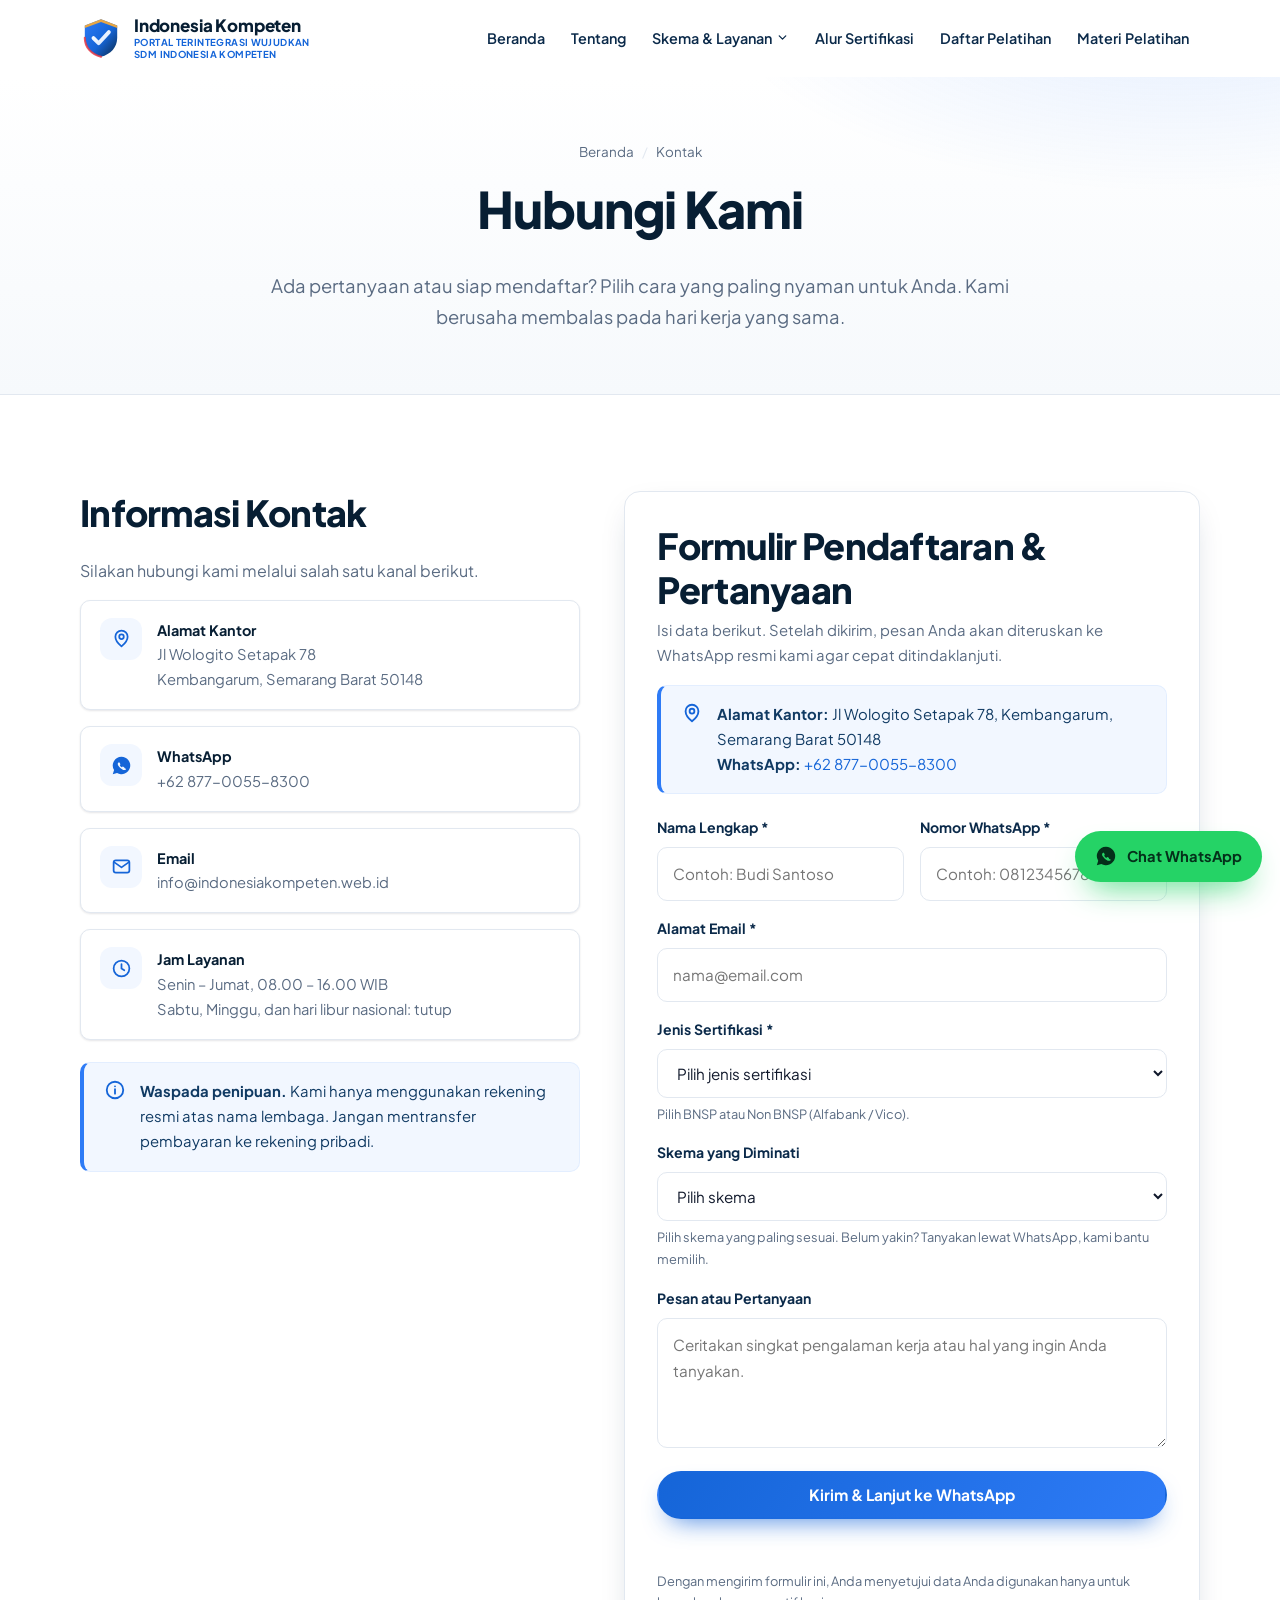
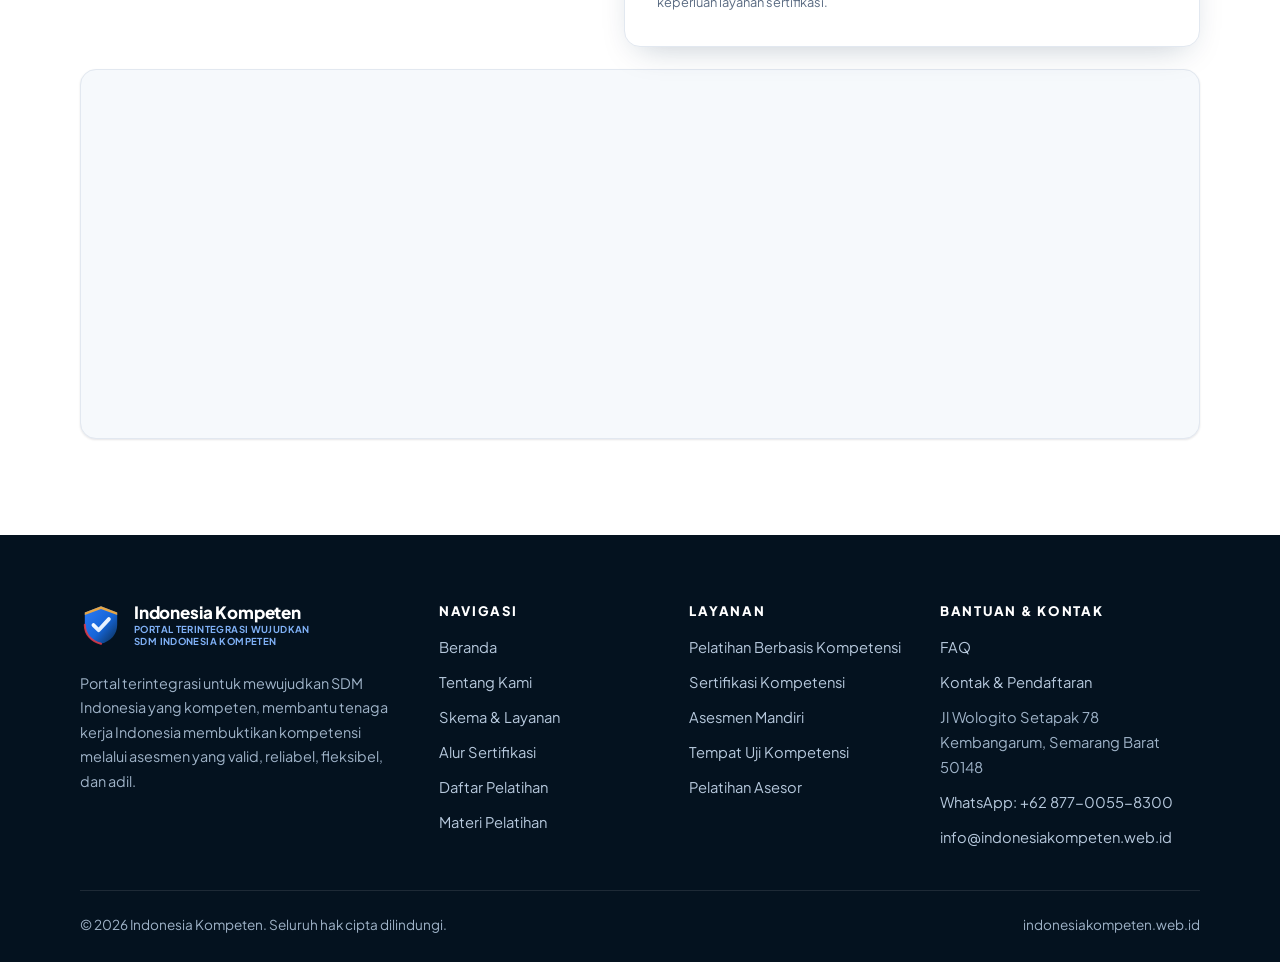
<file: kontak.html>
<!DOCTYPE html>
<html lang="id">
<head>
<meta charset="utf-8">
<meta name="viewport" content="width=device-width, initial-scale=1">

<title>Kontak &amp; Pendaftaran — Indonesia Kompeten</title>
<meta name="description" content="Hubungi Indonesia Kompeten untuk konsultasi dan pendaftaran sertifikasi kompetensi. Kirim pertanyaan melalui formulir, WhatsApp, atau email resmi kami.">
<link rel="canonical" href="https://indonesiakompeten.web.id/kontak.html">
<meta name="theme-color" content="#0B2A4A">

<meta property="og:type" content="website">
<meta property="og:site_name" content="Indonesia Kompeten">
<meta property="og:locale" content="id_ID">
<meta property="og:title" content="Kontak &amp; Pendaftaran — Indonesia Kompeten">
<meta property="og:description" content="Konsultasi gratis dan pendaftaran sertifikasi kompetensi.">
<meta property="og:url" content="https://indonesiakompeten.web.id/kontak.html">
<meta name="twitter:card" content="summary_large_image">

<link rel="icon" href="assets/img/favicon.svg" type="image/svg+xml">
<link rel="apple-touch-icon" href="assets/img/favicon.svg">

<link rel="preconnect" href="https://fonts.googleapis.com">
<link rel="preconnect" href="https://fonts.gstatic.com" crossorigin>
<link href="https://fonts.googleapis.com/css2?family=Plus+Jakarta+Sans:wght@400;500;600;700;800&display=swap" rel="stylesheet">
<link rel="stylesheet" href="assets/css/style.css?v=20261112b">
</head>
<body>

<a class="skip-link" href="#main">Lewati ke konten utama</a>

<header class="site-header" id="siteHeader">
  <div class="container header-inner">
    <a class="brand" href="./" aria-label="Indonesia Kompeten, kembali ke beranda">
      <img class="brand-mark" src="assets/img/logo.svg" alt="" width="42" height="42">
      <span class="brand-text">
        <strong>Indonesia Kompeten</strong>
        <small>Portal Terintegrasi Wujudkan SDM Indonesia Kompeten</small>
      </span>
    </a>
    <button class="nav-toggle" type="button" aria-expanded="false" aria-controls="siteNav" aria-label="Buka menu navigasi"><span></span></button>
    <nav class="site-nav" id="siteNav" aria-label="Navigasi utama">
      <ul>
        <li><a href="./">Beranda</a></li>
        <li><a href="tentang.html">Tentang</a></li>
        <li class="nav-item--has-sub">
          <a href="layanan.html">Skema &amp; Layanan <svg class="nav-link-chevron" viewBox="0 0 24 24" fill="none" stroke="currentColor" stroke-width="2.4" stroke-linecap="round" stroke-linejoin="round" aria-hidden="true"><path d="m6 9 6 6 6-6"/></svg></a>
          <ul class="nav-sub">
            <li><a href="layanan.html#skema">Skema Sertifikasi</a></li>
            <li><a href="layanan.html#pelatihan">Pelatihan Berbasis Kompetensi</a></li>
          </ul>
        </li>
        <li><a href="alur.html">Alur Sertifikasi</a></li>
        <li><a href="daftar-pelatihan.html">Daftar Pelatihan</a></li>
        <li><a href="materi-pelatihan.html">Materi Pelatihan</a></li>
      </ul>
      <div class="nav-cta"><a class="btn btn-primary btn-sm" href="daftar-pelatihan.html#formulir">Daftar Pelatihan</a></div>
    </nav>
  </div>
</header>

<main id="main">

  <section class="page-hero">
    <div class="container">
      <ol class="breadcrumb">
        <li><a href="./">Beranda</a></li>
        <li>Kontak</li>
      </ol>
      <h1>Hubungi Kami</h1>
      <p class="lead">
        Ada pertanyaan atau siap mendaftar? Pilih cara yang paling nyaman untuk Anda.
        Kami berusaha membalas pada hari kerja yang sama.
      </p>
    </div>
  </section>

  <section class="section" id="formulir">
    <div class="container contact-layout">

      <!-- ==================== INFORMASI KONTAK ==================== -->
      <div class="reveal">
        <h2>Informasi Kontak</h2>
        <p style="color:var(--muted)">
          Silakan hubungi kami melalui salah satu kanal berikut.
        </p>

        <ul class="info-list">
          <li>
            <span class="ico" aria-hidden="true">
              <svg viewBox="0 0 24 24" fill="none" stroke="currentColor" stroke-width="2" stroke-linecap="round" stroke-linejoin="round"><path d="M12 21s7-5.6 7-11a7 7 0 1 0-14 0c0 5.4 7 11 7 11Z"/><circle cx="12" cy="10" r="2.6"/></svg>
            </span>
            <span>
              <strong>Alamat Kantor</strong>
              <span>Jl Wologito Setapak 78<br>Kembangarum, Semarang Barat 50148</span>
            </span>
          </li>

          <li>
            <span class="ico" aria-hidden="true">
              <svg viewBox="0 0 24 24" fill="currentColor"><path d="M12 2a10 10 0 0 0-8.5 15.2L2 22l4.9-1.4A10 10 0 1 0 12 2Zm5.3 14c-.2.6-1.2 1.2-1.7 1.2-.5.1-1 .1-1.7-.1a12 12 0 0 1-5.5-4.8c-.4-.7-.7-1.4-.7-2 0-.7.4-1.3.8-1.6.2-.2.4-.2.6-.2h.4c.2 0 .3.1.5.5l.6 1.4c.1.2.1.3 0 .5l-.3.4c-.1.2-.3.3-.1.6.5.8 1 1.4 1.7 1.9.3.2.5.3.7.1l.5-.6c.2-.2.3-.2.5-.1l1.4.7c.2.1.3.2.3.3v.8Z"/></svg>
            </span>
            <span>
              <strong>WhatsApp</strong>
              <a data-wa href="https://wa.me/6287700558300">+62 877-0055-8300</a>
            </span>
          </li>

          <li>
            <span class="ico" aria-hidden="true">
              <svg viewBox="0 0 24 24" fill="none" stroke="currentColor" stroke-width="2" stroke-linecap="round" stroke-linejoin="round"><rect x="3" y="5" width="18" height="14" rx="2.5"/><path d="m3.5 7 8.5 6 8.5-6"/></svg>
            </span>
            <span>
              <strong>Email</strong>
              <a data-mailto="Pertanyaan Sertifikasi" href="mailto:info@indonesiakompeten.web.id">info@indonesiakompeten.web.id</a>
            </span>
          </li>

          <li>
            <span class="ico" aria-hidden="true">
              <svg viewBox="0 0 24 24" fill="none" stroke="currentColor" stroke-width="2" stroke-linecap="round" stroke-linejoin="round"><circle cx="12" cy="12" r="9"/><path d="M12 7v5l3.2 2"/></svg>
            </span>
            <span>
              <strong>Jam Layanan</strong>
              <!-- CATATAN PENGELOLA: sesuaikan jam operasional. -->
              <span>Senin – Jumat, 08.00 – 16.00 WIB<br>Sabtu, Minggu, dan hari libur nasional: tutup</span>
            </span>
          </li>
        </ul>

        <div class="note" style="margin-top:22px">
          <svg viewBox="0 0 24 24" fill="none" stroke="currentColor" stroke-width="2" stroke-linecap="round" stroke-linejoin="round" aria-hidden="true"><circle cx="12" cy="12" r="9"/><path d="M12 11v5M12 8h.01"/></svg>
          <p>
            <strong>Waspada penipuan.</strong> Kami hanya menggunakan rekening resmi
            atas nama lembaga. Jangan mentransfer pembayaran ke rekening pribadi.
          </p>
        </div>
      </div>

      <!-- ==================== FORMULIR ==================== -->
      <div class="reveal">
        <form class="form" id="contactForm" action="#" method="post" novalidate>
          <h2 style="margin-bottom:6px">Formulir Pendaftaran &amp; Pertanyaan</h2>
          <p style="color:var(--muted);font-size:.93rem">
            Isi data berikut. Setelah dikirim, pesan Anda akan diteruskan ke
            WhatsApp resmi kami agar cepat ditindaklanjuti.
          </p>

          <div class="note" style="margin:16px 0 22px">
            <svg viewBox="0 0 24 24" fill="none" stroke="currentColor" stroke-width="2" stroke-linecap="round" stroke-linejoin="round" aria-hidden="true"><path d="M12 21s7-5.6 7-11a7 7 0 1 0-14 0c0 5.4 7 11 7 11Z"/><circle cx="12" cy="10" r="2.6"/></svg>
            <p>
              <strong>Alamat Kantor:</strong> Jl Wologito Setapak 78, Kembangarum, Semarang Barat 50148<br>
              <strong>WhatsApp:</strong> <a data-wa href="https://wa.me/6287700558300">+62 877-0055-8300</a>
            </p>
          </div>

          <div class="field-row">
            <div class="field">
              <label for="nama">Nama Lengkap <span aria-hidden="true">*</span></label>
              <input type="text" id="nama" name="nama" required autocomplete="name" placeholder="Contoh: Budi Santoso">
            </div>
            <div class="field">
              <label for="telepon">Nomor WhatsApp <span aria-hidden="true">*</span></label>
              <input type="tel" id="telepon" name="telepon" required autocomplete="tel" placeholder="Contoh: 08123456789">
            </div>
          </div>

          <div class="field">
            <label for="email">Alamat Email <span aria-hidden="true">*</span></label>
            <input type="email" id="email" name="email" required autocomplete="email" placeholder="nama@email.com">
          </div>

          <div class="field">
            <label for="jenis">Jenis Sertifikasi <span aria-hidden="true">*</span></label>
            <select id="jenis" name="jenis" required>
              <option value="">Pilih jenis sertifikasi</option>
              <option value="Sertifikasi BNSP">Sertifikasi BNSP</option>
              <option value="Sertifikasi Non BNSP Lembaga Sertifikasi Profesi Terpercaya (Alfabank / Vico)">Sertifikasi Non BNSP Lembaga Sertifikasi Profesi Terpercaya (Alfabank / Vico)</option>
            </select>
            <span class="field-hint">Pilih BNSP atau Non BNSP (Alfabank / Vico).</span>
          </div>

          <div class="field">
            <label for="skema">Skema yang Diminati</label>
            <select id="skema" name="skema">
              <option value="">Pilih skema</option>
              <option value="Administrasi Perkantoran">Administrasi Perkantoran</option>
              <option value="Sekretaris Profesional">Sekretaris Profesional</option>
              <option value="Pengelolaan Kearsipan">Pengelolaan Kearsipan</option>
              <option value="Operator Komputer">Operator Komputer</option>
              <option value="Teknisi Jaringan Komputer">Teknisi Jaringan Komputer</option>
              <option value="Pemasaran Digital">Pemasaran Digital</option>
              <option value="Pelayanan Pelanggan">Pelayanan Pelanggan</option>
              <option value="Teknisi Akuntansi">Teknisi Akuntansi</option>
              <option value="Komunikasi Bisnis Bahasa Inggris">Komunikasi Bisnis Bahasa Inggris</option>
              <option value="Lainnya">Lainnya</option>
            </select>
            <span class="field-hint">Pilih skema yang paling sesuai. Belum yakin? Tanyakan lewat WhatsApp, kami bantu memilih.</span>
          </div>

          <div class="field">
            <label for="pesan">Pesan atau Pertanyaan</label>
            <textarea id="pesan" name="pesan" placeholder="Ceritakan singkat pengalaman kerja atau hal yang ingin Anda tanyakan."></textarea>
          </div>

          <button class="btn btn-primary" type="submit" style="width:100%">
            Kirim &amp; Lanjut ke WhatsApp
          </button>

          <p class="form-status" id="formStatus" role="status" aria-live="polite"></p>

          <p style="font-size:.8rem;color:var(--muted);margin:10px 0 0">
            Dengan mengirim formulir ini, Anda menyetujui data Anda digunakan
            hanya untuk keperluan layanan sertifikasi.
          </p>
        </form>
      </div>
    </div>

    <!-- ==================== PETA ==================== -->
    <div class="container">
      <div class="map-embed">
        <iframe
          src="https://maps.google.com/maps?q=Jl%20Wologito%20Setapak%2078%2C%20Kembangarum%2C%20Semarang%20Barat%2050148&t=&z=16&ie=UTF8&iwloc=&output=embed"
          width="100%" height="320" style="border:0" loading="lazy"
          referrerpolicy="no-referrer-when-downgrade"
          title="Lokasi kantor Indonesia Kompeten"></iframe>
      </div>
    </div>
  </section>

</main>

<footer class="site-footer">
  <div class="container">
    <div class="footer-grid">
      <div class="footer-brand">
        <a class="brand" href="./" aria-label="Indonesia Kompeten, kembali ke beranda">
          <img class="brand-mark" src="assets/img/logo.svg" alt="" width="42" height="42">
          <span class="brand-text">
            <strong>Indonesia Kompeten</strong>
            <small>Portal Terintegrasi Wujudkan SDM Indonesia Kompeten</small>
          </span>
        </a>
        <p>
          Portal terintegrasi untuk mewujudkan SDM Indonesia yang kompeten, membantu
          tenaga kerja Indonesia membuktikan kompetensi melalui asesmen yang valid,
          reliabel, fleksibel, dan adil.
        </p>
      </div>

      <div>
        <h4>Navigasi</h4>
        <ul>
          <li><a href="./">Beranda</a></li>
          <li><a href="tentang.html">Tentang Kami</a></li>
          <li><a href="layanan.html">Skema &amp; Layanan</a></li>
          <li><a href="alur.html">Alur Sertifikasi</a></li>
          <li><a href="daftar-pelatihan.html">Daftar Pelatihan</a></li>
          <li><a href="materi-pelatihan.html">Materi Pelatihan</a></li>
        </ul>
      </div>

      <div>
        <h4>Layanan</h4>
        <ul>
          <li><a href="layanan.html#pelatihan">Pelatihan Berbasis Kompetensi</a></li>
          <li><a href="layanan.html#skema">Sertifikasi Kompetensi</a></li>
          <li><a href="layanan.html#asesmen-mandiri">Asesmen Mandiri</a></li>
          <li><a href="layanan.html#tuk">Tempat Uji Kompetensi</a></li>
          <li><a href="layanan.html#asesor">Pelatihan Asesor</a></li>
        </ul>
      </div>

      <div>
        <h4>Bantuan &amp; Kontak</h4>
        <ul>
          <li><a href="faq.html">FAQ</a></li>
          <li><a href="kontak.html">Kontak &amp; Pendaftaran</a></li>
          <li>Jl Wologito Setapak 78<br>Kembangarum, Semarang Barat 50148</li>
          <li><a data-wa href="https://wa.me/6287700558300">WhatsApp: +62 877-0055-8300</a></li>
          <li><a data-mailto="Pertanyaan Sertifikasi" href="mailto:info@indonesiakompeten.web.id">info@indonesiakompeten.web.id</a></li>
        </ul>
      </div>
    </div>

    <div class="footer-bottom">
      <p>© <span data-year>2026</span> Indonesia Kompeten. Seluruh hak cipta dilindungi.</p>
      <p>indonesiakompeten.web.id</p>
    </div>
  </div>
</footer>

<button class="to-top" type="button" aria-label="Kembali ke atas">
  <svg viewBox="0 0 24 24" fill="none" stroke="currentColor" stroke-width="2.2" stroke-linecap="round" stroke-linejoin="round" aria-hidden="true"><path d="M12 19V5M6 11l6-6 6 6"/></svg>
</button>

<a class="wa-float" data-wa="Halo Indonesia Kompeten, saya ingin bertanya tentang sertifikasi kompetensi." href="https://wa.me/6287700558300" aria-label="Hubungi kami melalui WhatsApp">
  <svg viewBox="0 0 24 24" fill="currentColor" aria-hidden="true"><path d="M12 2a10 10 0 0 0-8.5 15.2L2 22l4.9-1.4A10 10 0 1 0 12 2Zm5.3 14c-.2.6-1.2 1.2-1.7 1.2-.5.1-1 .1-1.7-.1a12 12 0 0 1-5.5-4.8c-.4-.7-.7-1.4-.7-2 0-.7.4-1.3.8-1.6.2-.2.4-.2.6-.2h.4c.2 0 .3.1.5.5l.6 1.4c.1.2.1.3 0 .5l-.3.4c-.1.2-.3.3-.1.6.5.8 1 1.4 1.7 1.9.3.2.5.3.7.1l.5-.6c.2-.2.3-.2.5-.1l1.4.7c.2.1.3.2.3.3v.8Z"/></svg>
  <span>Chat WhatsApp</span>
</a>

<script src="assets/js/main.js?v=20261112b"></script>
<script src="assets/js/admin.js?v=20261112b"></script>
</body>
</html>
</file>
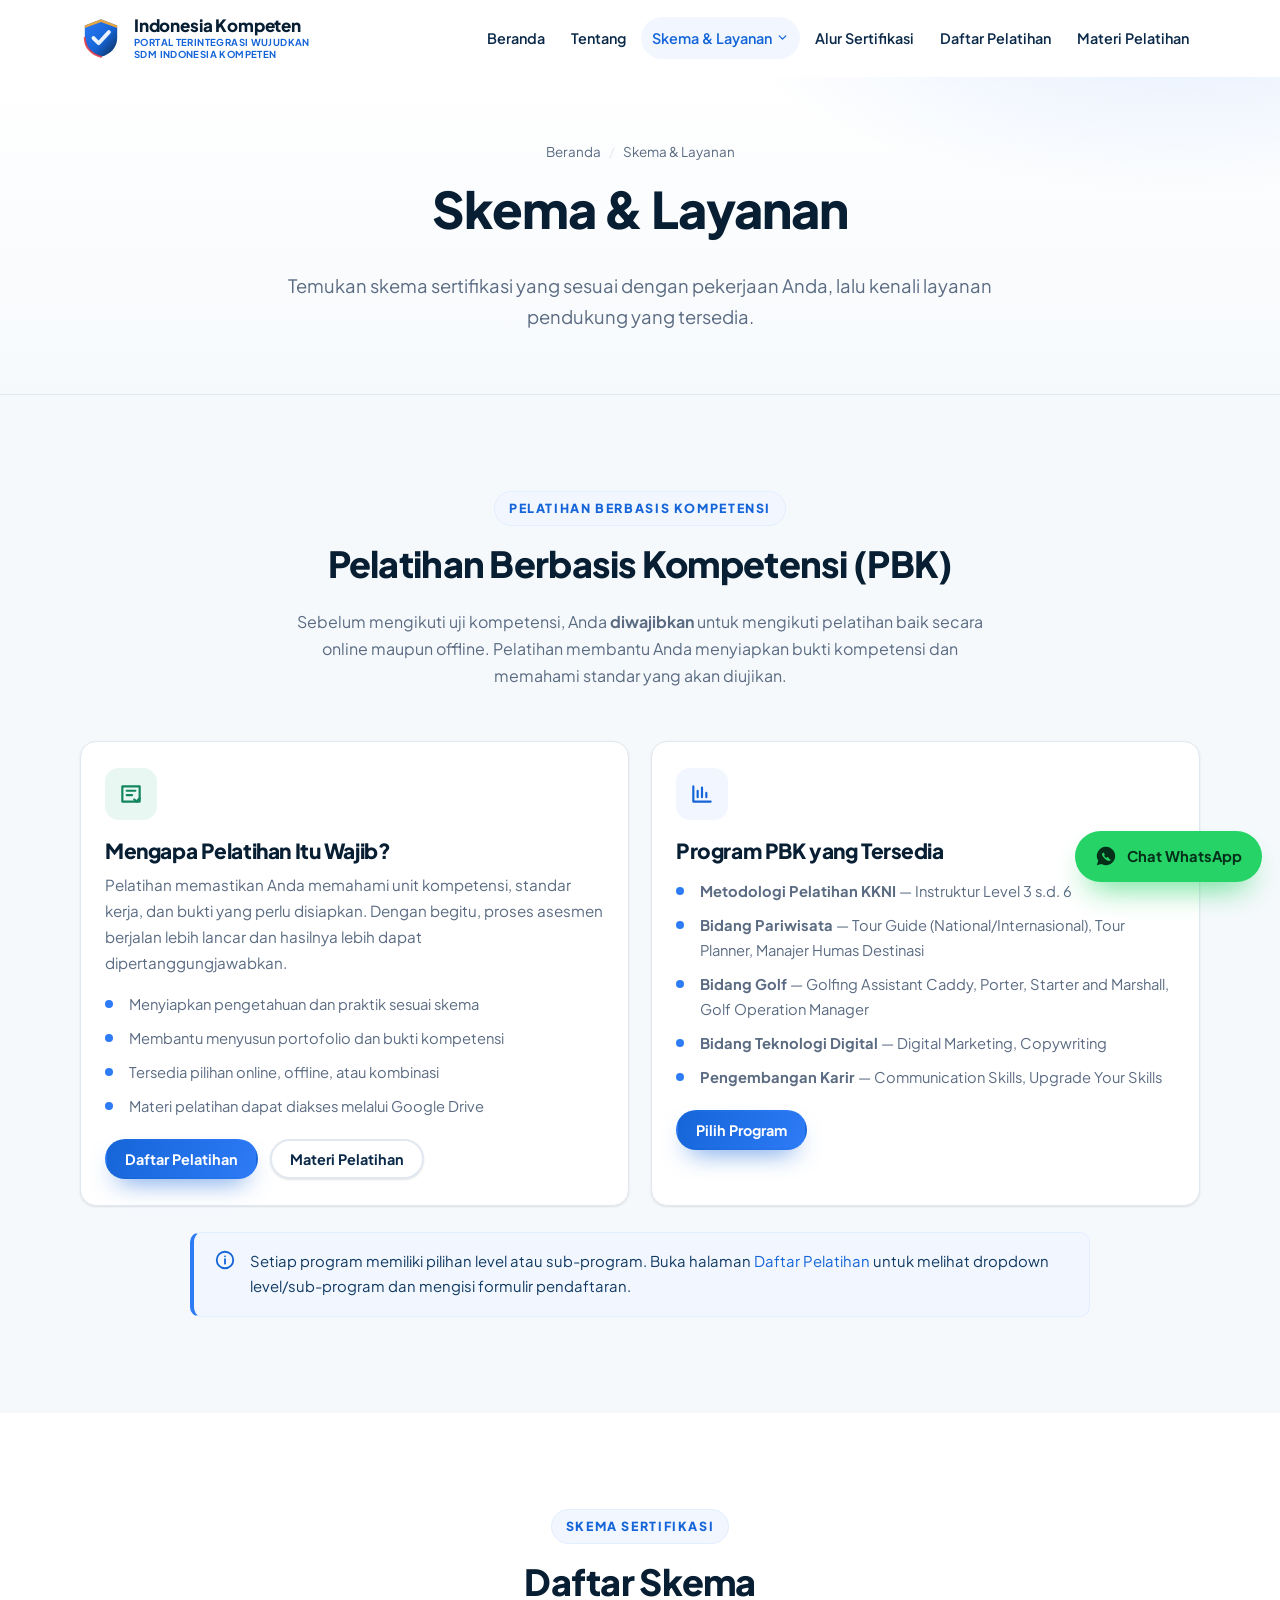
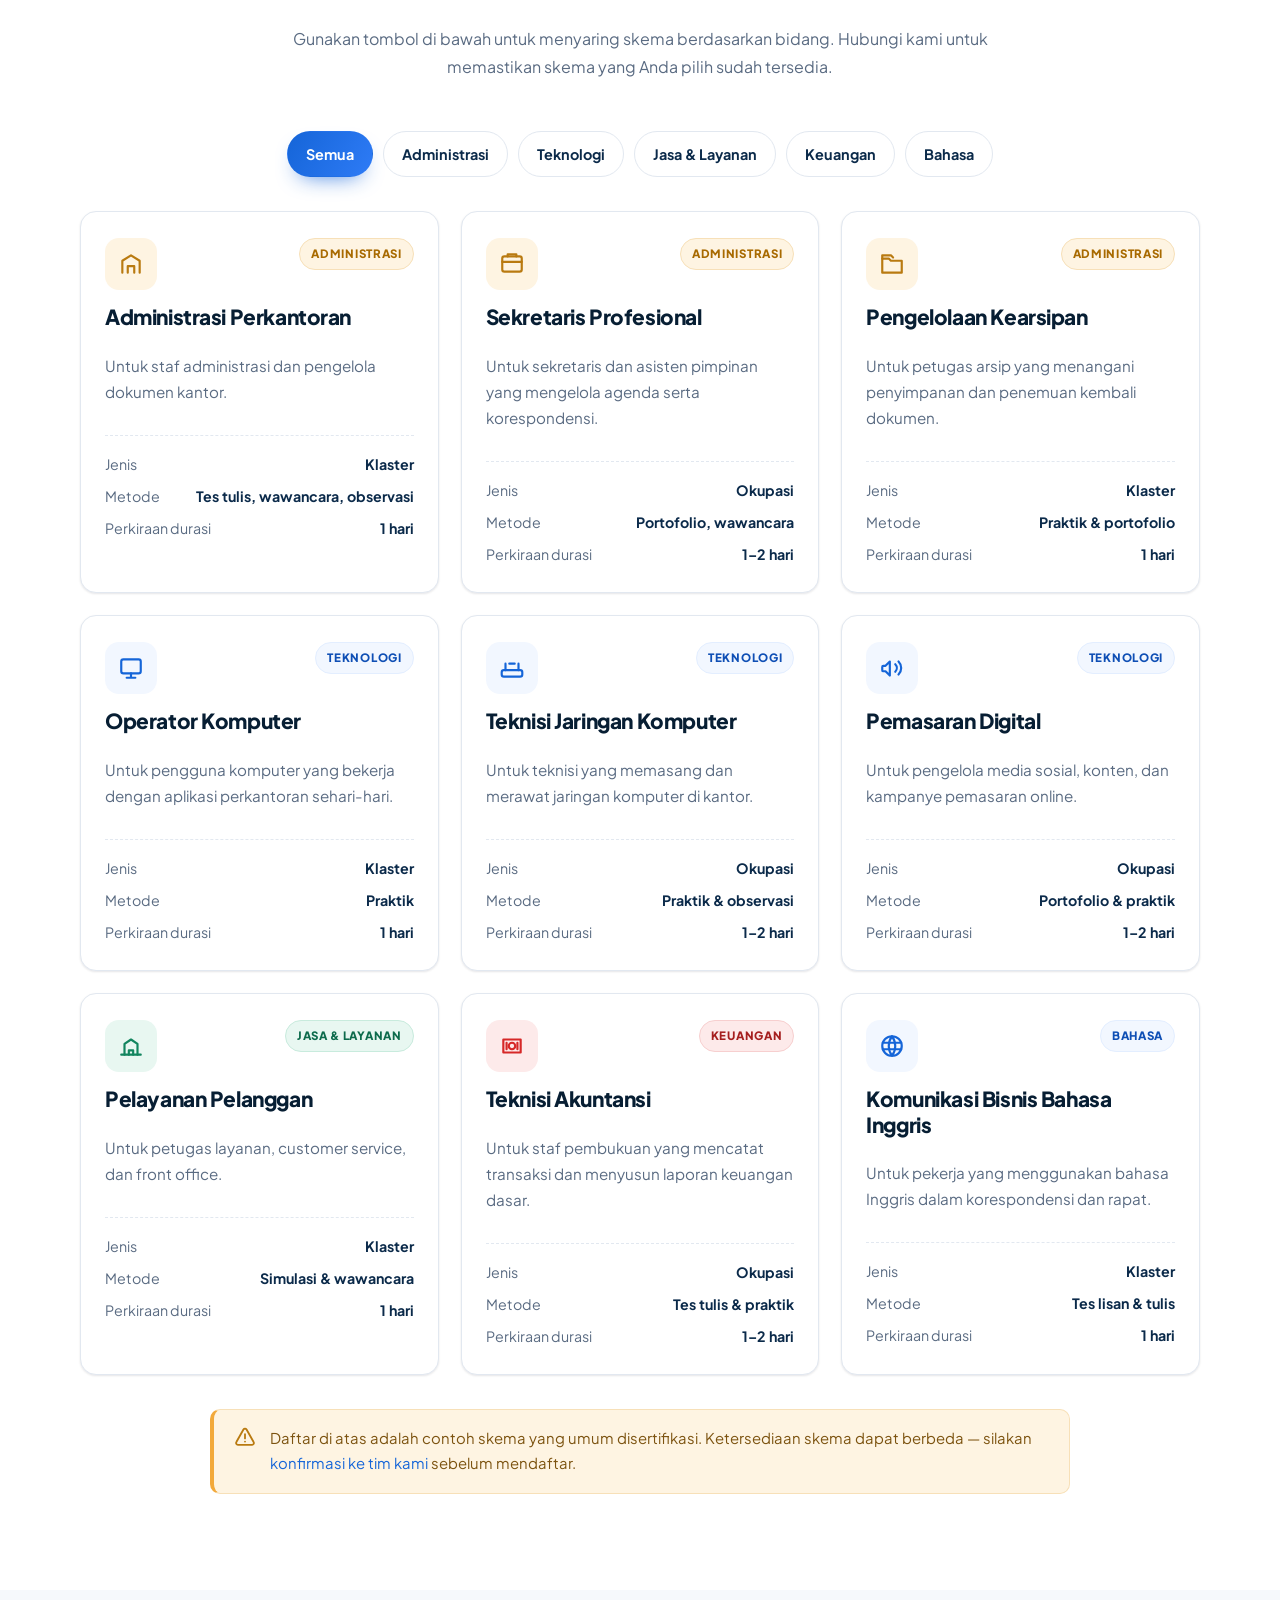
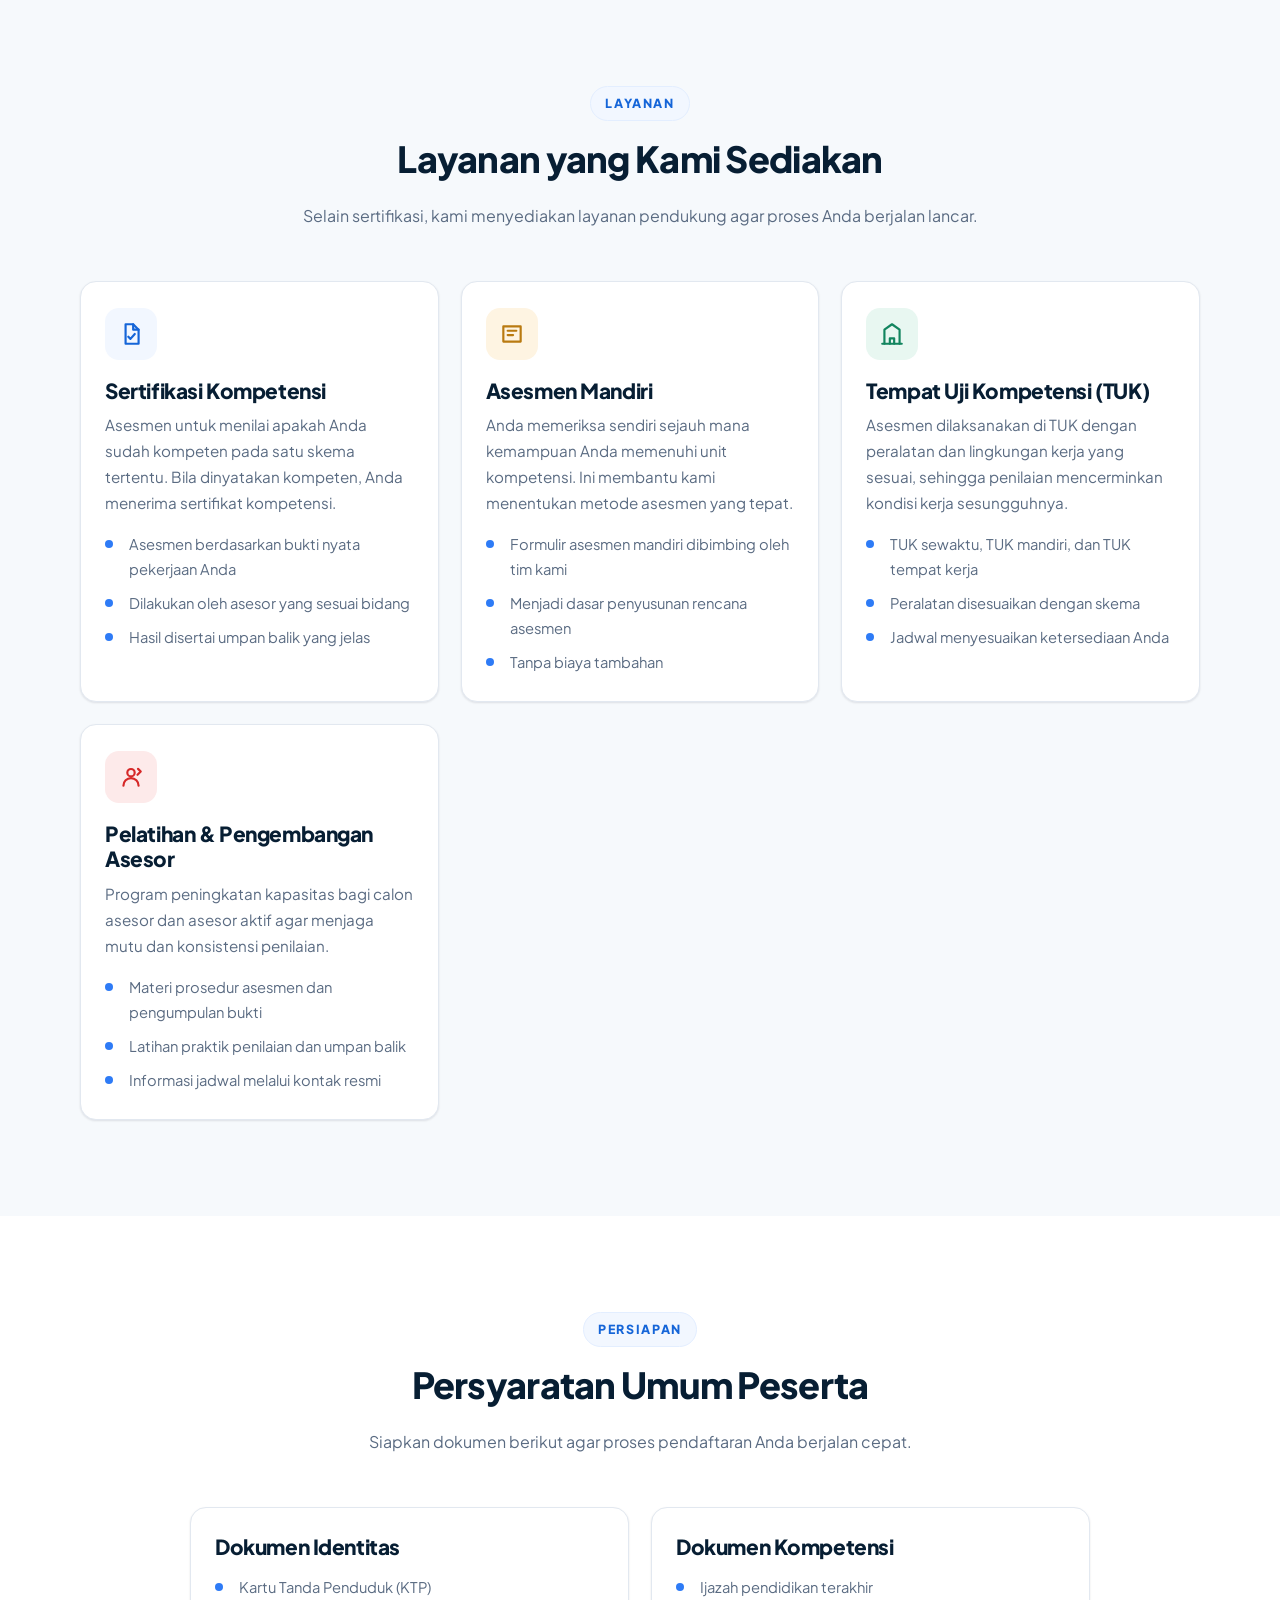
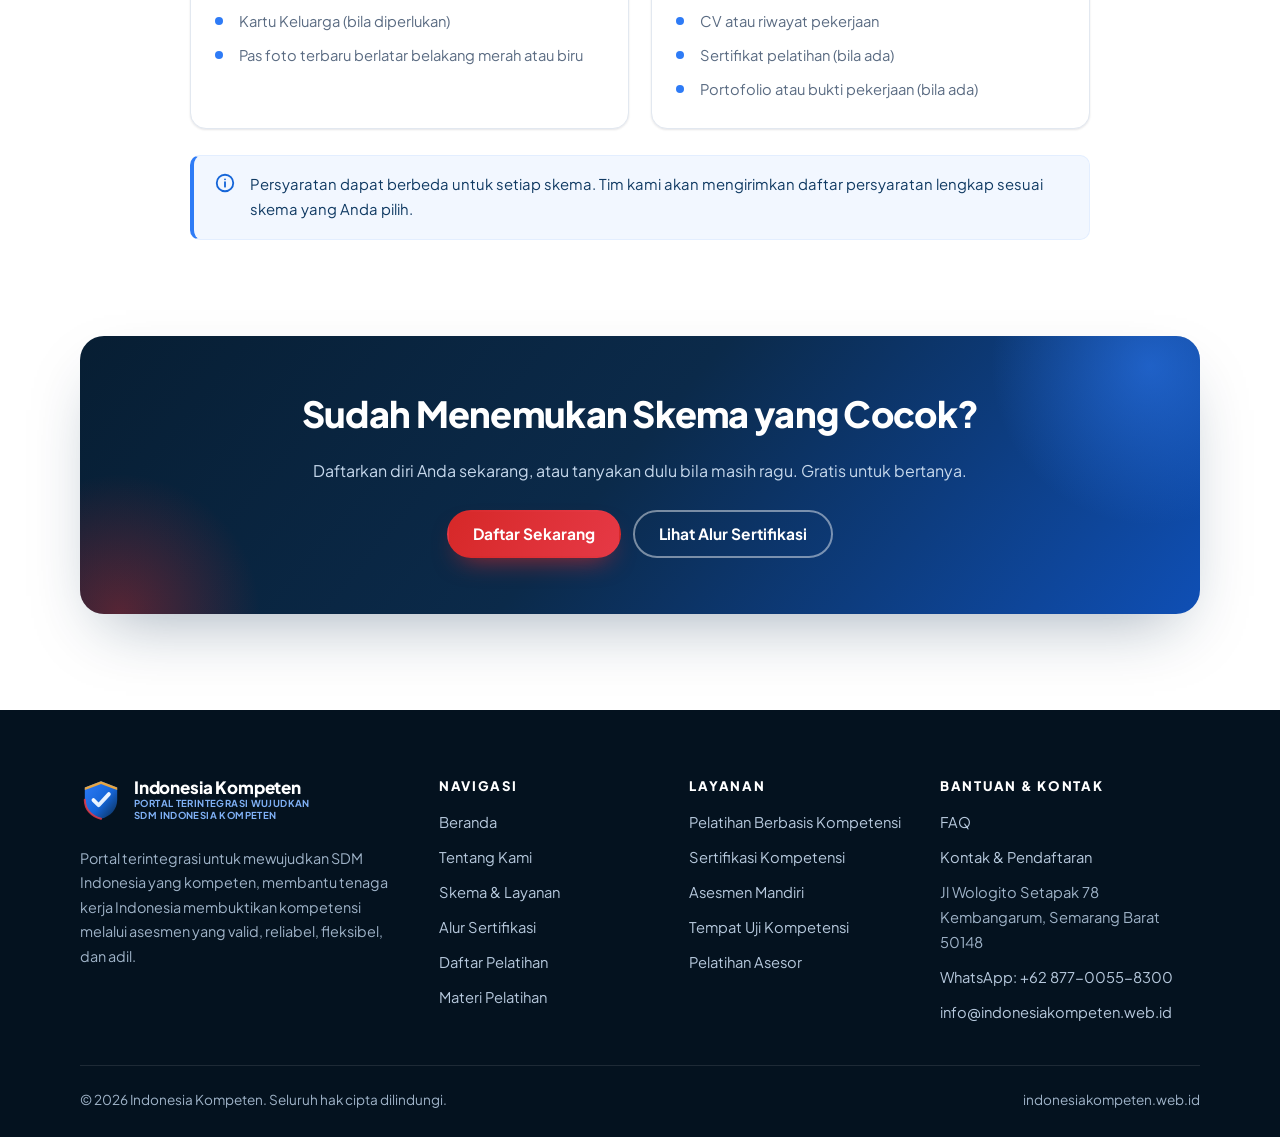
<file: layanan.html>
<!DOCTYPE html>
<html lang="id">
<head>
<meta charset="utf-8">
<meta name="viewport" content="width=device-width, initial-scale=1">

<title>Skema &amp; Layanan Sertifikasi — Indonesia Kompeten</title>
<meta name="description" content="Daftar skema sertifikasi, pelatihan berbasis kompetensi (PBK), asesmen mandiri, Tempat Uji Kompetensi (TUK), dan pelatihan asesor Indonesia Kompeten.">
<link rel="canonical" href="https://indonesiakompeten.web.id/layanan.html">
<meta name="theme-color" content="#0B2A4A">

<meta property="og:type" content="website">
<meta property="og:site_name" content="Indonesia Kompeten">
<meta property="og:locale" content="id_ID">
<meta property="og:title" content="Skema &amp; Layanan Sertifikasi — Indonesia Kompeten">
<meta property="og:description" content="Pilih skema sertifikasi sesuai bidang Anda dan kenali layanan kami.">
<meta property="og:url" content="https://indonesiakompeten.web.id/layanan.html">
<meta name="twitter:card" content="summary_large_image">

<link rel="icon" href="assets/img/favicon.svg" type="image/svg+xml">
<link rel="apple-touch-icon" href="assets/img/favicon.svg">

<link rel="preconnect" href="https://fonts.googleapis.com">
<link rel="preconnect" href="https://fonts.gstatic.com" crossorigin>
<link href="https://fonts.googleapis.com/css2?family=Plus+Jakarta+Sans:wght@400;500;600;700;800&display=swap" rel="stylesheet">
<link rel="stylesheet" href="assets/css/style.css?v=20261112b">

<style>
  /* Gaya khusus penyaring skema */
  .filters {
    display: flex;
    flex-wrap: wrap;
    gap: 10px;
    justify-content: center;
    margin-bottom: 34px;
  }
  .filter-btn {
    font: inherit;
    font-size: .9rem;
    font-weight: 700;
    padding: 10px 18px;
    border-radius: 999px;
    border: 1.5px solid var(--line);
    background: #fff;
    color: var(--navy-800);
    cursor: pointer;
    transition: all .18s ease;
  }
  .filter-btn:hover { border-color: var(--blue-500); color: var(--blue-600); }
  .filter-btn.is-active {
    background: linear-gradient(120deg, var(--blue-600), var(--blue-500));
    border-color: transparent;
    color: #fff;
    box-shadow: 0 10px 22px -12px rgba(21, 101, 216, .9);
  }
  .scheme-card[hidden] { display: none; }
  .filter-empty {
    display: none;
    text-align: center;
    color: var(--muted);
    padding: 30px 0;
  }
  .filter-empty.is-shown { display: block; }
</style>
</head>
<body>

<a class="skip-link" href="#main">Lewati ke konten utama</a>

<header class="site-header" id="siteHeader">
  <div class="container header-inner">
    <a class="brand" href="./" aria-label="Indonesia Kompeten, kembali ke beranda">
      <img class="brand-mark" src="assets/img/logo.svg" alt="" width="42" height="42">
      <span class="brand-text">
        <strong>Indonesia Kompeten</strong>
        <small>Portal Terintegrasi Wujudkan SDM Indonesia Kompeten</small>
      </span>
    </a>
    <button class="nav-toggle" type="button" aria-expanded="false" aria-controls="siteNav" aria-label="Buka menu navigasi"><span></span></button>
    <nav class="site-nav" id="siteNav" aria-label="Navigasi utama">
      <ul>
        <li><a href="./">Beranda</a></li>
        <li><a href="tentang.html">Tentang</a></li>
        <li class="nav-item--has-sub">
          <a href="layanan.html">Skema &amp; Layanan <svg class="nav-link-chevron" viewBox="0 0 24 24" fill="none" stroke="currentColor" stroke-width="2.4" stroke-linecap="round" stroke-linejoin="round" aria-hidden="true"><path d="m6 9 6 6 6-6"/></svg></a>
          <ul class="nav-sub">
            <li><a href="layanan.html#skema">Skema Sertifikasi</a></li>
            <li><a href="layanan.html#pelatihan">Pelatihan Berbasis Kompetensi</a></li>
          </ul>
        </li>
        <li><a href="alur.html">Alur Sertifikasi</a></li>
        <li><a href="daftar-pelatihan.html">Daftar Pelatihan</a></li>
        <li><a href="materi-pelatihan.html">Materi Pelatihan</a></li>
      </ul>
      <div class="nav-cta"><a class="btn btn-primary btn-sm" href="daftar-pelatihan.html#formulir">Daftar Pelatihan</a></div>
    </nav>
  </div>
</header>

<main id="main">

  <section class="page-hero">
    <div class="container">
      <ol class="breadcrumb">
        <li><a href="./">Beranda</a></li>
        <li>Skema &amp; Layanan</li>
      </ol>
      <h1>Skema &amp; Layanan</h1>
      <p class="lead">
        Temukan skema sertifikasi yang sesuai dengan pekerjaan Anda, lalu kenali
        layanan pendukung yang tersedia.
      </p>
    </div>
  </section>

  <!-- ==================== PELATIHAN BERBASIS KOMPETENSI ==================== -->
  <section class="section section--soft" id="pelatihan">
    <div class="container">
      <div class="section-head reveal">
        <span class="eyebrow">Pelatihan Berbasis Kompetensi</span>
        <h2>Pelatihan Berbasis Kompetensi (PBK)</h2>
        <p>
          Sebelum mengikuti uji kompetensi, Anda <strong>diwajibkan</strong> untuk
          mengikuti pelatihan baik secara online maupun offline. Pelatihan membantu
          Anda menyiapkan bukti kompetensi dan memahami standar yang akan diujikan.
        </p>
      </div>

      <div class="grid grid--2">
        <article class="card reveal">
          <div class="card-icon card-icon--green">
            <svg viewBox="0 0 24 24" fill="none" stroke="currentColor" stroke-width="2" stroke-linecap="round" stroke-linejoin="round" aria-hidden="true"><path d="M4 5h16v14H4Z"/><path d="M8 9h8M8 13h5"/><path d="m15 17 2 2 3-3"/></svg>
          </div>
          <h3>Mengapa Pelatihan Itu Wajib?</h3>
          <p>
            Pelatihan memastikan Anda memahami unit kompetensi, standar kerja, dan
            bukti yang perlu disiapkan. Dengan begitu, proses asesmen berjalan lebih
            lancar dan hasilnya lebih dapat dipertanggungjawabkan.
          </p>
          <ul class="card-list">
            <li>Menyiapkan pengetahuan dan praktik sesuai skema</li>
            <li>Membantu menyusun portofolio dan bukti kompetensi</li>
            <li>Tersedia pilihan online, offline, atau kombinasi</li>
            <li>Materi pelatihan dapat diakses melalui Google Drive</li>
          </ul>
          <div class="btn-row" style="margin-top:20px">
            <a class="btn btn-primary btn-sm" href="daftar-pelatihan.html">Daftar Pelatihan</a>
            <a class="btn btn-ghost btn-sm" href="materi-pelatihan.html">Materi Pelatihan</a>
          </div>
        </article>

        <article class="card reveal">
          <div class="card-icon">
            <svg viewBox="0 0 24 24" fill="none" stroke="currentColor" stroke-width="2" stroke-linecap="round" stroke-linejoin="round" aria-hidden="true"><path d="M4 19V5m0 14h16"/><path d="M8 15V9m4 6V6m4 9v-4"/></svg>
          </div>
          <h3>Program PBK yang Tersedia</h3>
          <ul class="card-list">
            <li><strong>Metodologi Pelatihan KKNI</strong> — Instruktur Level 3 s.d. 6</li>
            <li><strong>Bidang Pariwisata</strong> — Tour Guide (National/Internasional), Tour Planner, Manajer Humas Destinasi</li>
            <li><strong>Bidang Golf</strong> — Golfing Assistant Caddy, Porter, Starter and Marshall, Golf Operation Manager</li>
            <li><strong>Bidang Teknologi Digital</strong> — Digital Marketing, Copywriting</li>
            <li><strong>Pengembangan Karir</strong> — Communication Skills, Upgrade Your Skills</li>
          </ul>
          <div class="btn-row" style="margin-top:20px">
            <a class="btn btn-primary btn-sm" href="daftar-pelatihan.html#program">Pilih Program</a>
          </div>
        </article>
      </div>

      <div class="note reveal" style="max-width:900px;margin:26px auto 0">
        <svg viewBox="0 0 24 24" fill="none" stroke="currentColor" stroke-width="2" stroke-linecap="round" stroke-linejoin="round" aria-hidden="true"><circle cx="12" cy="12" r="9"/><path d="M12 11v5M12 8h.01"/></svg>
        <p>
          Setiap program memiliki pilihan level atau sub-program. Buka halaman
          <a href="daftar-pelatihan.html">Daftar Pelatihan</a> untuk melihat dropdown
          level/sub-program dan mengisi formulir pendaftaran.
        </p>
      </div>
    </div>
  </section>

  <!-- ==================== DAFTAR SKEMA ==================== -->
  <section class="section" id="skema">
    <div class="container">
      <div class="section-head reveal">
        <span class="eyebrow">Skema Sertifikasi</span>
        <h2>Daftar Skema</h2>
        <p>
          Gunakan tombol di bawah untuk menyaring skema berdasarkan bidang.
          Hubungi kami untuk memastikan skema yang Anda pilih sudah tersedia.
        </p>
      </div>

      <div class="filters" role="group" aria-label="Saring skema berdasarkan bidang">
        <button class="filter-btn is-active" type="button" data-filter="all">Semua</button>
        <button class="filter-btn" type="button" data-filter="adm">Administrasi</button>
        <button class="filter-btn" type="button" data-filter="ti">Teknologi</button>
        <button class="filter-btn" type="button" data-filter="jasa">Jasa &amp; Layanan</button>
        <button class="filter-btn" type="button" data-filter="keu">Keuangan</button>
        <button class="filter-btn" type="button" data-filter="bahasa">Bahasa</button>
      </div>

      <div class="grid grid--3" id="schemeGrid">

        <article class="card scheme scheme-card reveal" data-cat="adm">
          <div class="scheme-top">
            <div class="card-icon card-icon--gold" style="margin:0">
              <svg viewBox="0 0 24 24" fill="none" stroke="currentColor" stroke-width="2" stroke-linecap="round" stroke-linejoin="round" aria-hidden="true"><path d="M4 20V9l8-5 8 5v11"/><path d="M9 20v-6h6v6"/></svg>
            </div>
            <span class="tag tag--gold">Administrasi</span>
          </div>
          <h3>Administrasi Perkantoran</h3>
          <p>Untuk staf administrasi dan pengelola dokumen kantor.</p>
          <ul class="scheme-meta">
            <li><span>Jenis</span><strong>Klaster</strong></li>
            <li><span>Metode</span><strong>Tes tulis, wawancara, observasi</strong></li>
            <li><span>Perkiraan durasi</span><strong>1 hari</strong></li>
          </ul>
        </article>

        <article class="card scheme scheme-card reveal" data-cat="adm">
          <div class="scheme-top">
            <div class="card-icon card-icon--gold" style="margin:0">
              <svg viewBox="0 0 24 24" fill="none" stroke="currentColor" stroke-width="2" stroke-linecap="round" stroke-linejoin="round" aria-hidden="true"><rect x="3" y="5" width="18" height="14" rx="2"/><path d="M8 5V3h8v2"/><path d="M3 10h18"/></svg>
            </div>
            <span class="tag tag--gold">Administrasi</span>
          </div>
          <h3>Sekretaris Profesional</h3>
          <p>Untuk sekretaris dan asisten pimpinan yang mengelola agenda serta korespondensi.</p>
          <ul class="scheme-meta">
            <li><span>Jenis</span><strong>Okupasi</strong></li>
            <li><span>Metode</span><strong>Portofolio, wawancara</strong></li>
            <li><span>Perkiraan durasi</span><strong>1–2 hari</strong></li>
          </ul>
        </article>

        <article class="card scheme scheme-card reveal" data-cat="adm">
          <div class="scheme-top">
            <div class="card-icon card-icon--gold" style="margin:0">
              <svg viewBox="0 0 24 24" fill="none" stroke="currentColor" stroke-width="2" stroke-linecap="round" stroke-linejoin="round" aria-hidden="true"><path d="M3 7h6l2 2h10v11H3Z"/><path d="M3 7V4h8l2 2"/></svg>
            </div>
            <span class="tag tag--gold">Administrasi</span>
          </div>
          <h3>Pengelolaan Kearsipan</h3>
          <p>Untuk petugas arsip yang menangani penyimpanan dan penemuan kembali dokumen.</p>
          <ul class="scheme-meta">
            <li><span>Jenis</span><strong>Klaster</strong></li>
            <li><span>Metode</span><strong>Praktik &amp; portofolio</strong></li>
            <li><span>Perkiraan durasi</span><strong>1 hari</strong></li>
          </ul>
        </article>

        <article class="card scheme scheme-card reveal" data-cat="ti">
          <div class="scheme-top">
            <div class="card-icon" style="margin:0">
              <svg viewBox="0 0 24 24" fill="none" stroke="currentColor" stroke-width="2" stroke-linecap="round" stroke-linejoin="round" aria-hidden="true"><rect x="3" y="4" width="18" height="13" rx="2"/><path d="M8 21h8M12 17v4"/></svg>
            </div>
            <span class="tag">Teknologi</span>
          </div>
          <h3>Operator Komputer</h3>
          <p>Untuk pengguna komputer yang bekerja dengan aplikasi perkantoran sehari-hari.</p>
          <ul class="scheme-meta">
            <li><span>Jenis</span><strong>Klaster</strong></li>
            <li><span>Metode</span><strong>Praktik</strong></li>
            <li><span>Perkiraan durasi</span><strong>1 hari</strong></li>
          </ul>
        </article>

        <article class="card scheme scheme-card reveal" data-cat="ti">
          <div class="scheme-top">
            <div class="card-icon" style="margin:0">
              <svg viewBox="0 0 24 24" fill="none" stroke="currentColor" stroke-width="2" stroke-linecap="round" stroke-linejoin="round" aria-hidden="true"><rect x="2.5" y="14" width="19" height="6" rx="2"/><path d="M6 14V8m12 6V8M9.5 8h5"/></svg>
            </div>
            <span class="tag">Teknologi</span>
          </div>
          <h3>Teknisi Jaringan Komputer</h3>
          <p>Untuk teknisi yang memasang dan merawat jaringan komputer di kantor.</p>
          <ul class="scheme-meta">
            <li><span>Jenis</span><strong>Okupasi</strong></li>
            <li><span>Metode</span><strong>Praktik &amp; observasi</strong></li>
            <li><span>Perkiraan durasi</span><strong>1–2 hari</strong></li>
          </ul>
        </article>

        <article class="card scheme scheme-card reveal" data-cat="ti">
          <div class="scheme-top">
            <div class="card-icon" style="margin:0">
              <svg viewBox="0 0 24 24" fill="none" stroke="currentColor" stroke-width="2" stroke-linecap="round" stroke-linejoin="round" aria-hidden="true"><path d="M3 11v3a1 1 0 0 0 1 1h2l4 4V6L6 10H4a1 1 0 0 0-1 1Z"/><path d="M15 8.5a5 5 0 0 1 0 7"/><path d="M18 6a8.5 8.5 0 0 1 0 12"/></svg>
            </div>
            <span class="tag">Teknologi</span>
          </div>
          <h3>Pemasaran Digital</h3>
          <p>Untuk pengelola media sosial, konten, dan kampanye pemasaran online.</p>
          <ul class="scheme-meta">
            <li><span>Jenis</span><strong>Okupasi</strong></li>
            <li><span>Metode</span><strong>Portofolio &amp; praktik</strong></li>
            <li><span>Perkiraan durasi</span><strong>1–2 hari</strong></li>
          </ul>
        </article>

        <article class="card scheme scheme-card reveal" data-cat="jasa">
          <div class="scheme-top">
            <div class="card-icon card-icon--green" style="margin:0">
              <svg viewBox="0 0 24 24" fill="none" stroke="currentColor" stroke-width="2" stroke-linecap="round" stroke-linejoin="round" aria-hidden="true"><path d="M3 20h18"/><path d="M6 20V10l6-4 6 4v10"/><path d="M10 20v-4h4v4"/></svg>
            </div>
            <span class="tag tag--green">Jasa &amp; Layanan</span>
          </div>
          <h3>Pelayanan Pelanggan</h3>
          <p>Untuk petugas layanan, customer service, dan front office.</p>
          <ul class="scheme-meta">
            <li><span>Jenis</span><strong>Klaster</strong></li>
            <li><span>Metode</span><strong>Simulasi &amp; wawancara</strong></li>
            <li><span>Perkiraan durasi</span><strong>1 hari</strong></li>
          </ul>
        </article>

        <article class="card scheme scheme-card reveal" data-cat="keu">
          <div class="scheme-top">
            <div class="card-icon card-icon--red" style="margin:0">
              <svg viewBox="0 0 24 24" fill="none" stroke="currentColor" stroke-width="2" stroke-linecap="round" stroke-linejoin="round" aria-hidden="true"><path d="M4 6h16v12H4Z"/><circle cx="12" cy="12" r="3"/><path d="M7 9v6M17 9v6"/></svg>
            </div>
            <span class="tag tag--red">Keuangan</span>
          </div>
          <h3>Teknisi Akuntansi</h3>
          <p>Untuk staf pembukuan yang mencatat transaksi dan menyusun laporan keuangan dasar.</p>
          <ul class="scheme-meta">
            <li><span>Jenis</span><strong>Okupasi</strong></li>
            <li><span>Metode</span><strong>Tes tulis &amp; praktik</strong></li>
            <li><span>Perkiraan durasi</span><strong>1–2 hari</strong></li>
          </ul>
        </article>

        <article class="card scheme scheme-card reveal" data-cat="bahasa">
          <div class="scheme-top">
            <div class="card-icon" style="margin:0">
              <svg viewBox="0 0 24 24" fill="none" stroke="currentColor" stroke-width="2" stroke-linecap="round" stroke-linejoin="round" aria-hidden="true"><circle cx="12" cy="12" r="9"/><path d="M3.5 9h17M3.5 15h17"/><path d="M12 3a15 15 0 0 1 0 18 15 15 0 0 1 0-18Z"/></svg>
            </div>
            <span class="tag">Bahasa</span>
          </div>
          <h3>Komunikasi Bisnis Bahasa Inggris</h3>
          <p>Untuk pekerja yang menggunakan bahasa Inggris dalam korespondensi dan rapat.</p>
          <ul class="scheme-meta">
            <li><span>Jenis</span><strong>Klaster</strong></li>
            <li><span>Metode</span><strong>Tes lisan &amp; tulis</strong></li>
            <li><span>Perkiraan durasi</span><strong>1 hari</strong></li>
          </ul>
        </article>

      </div>

      <p class="filter-empty" id="filterEmpty">Belum ada skema pada bidang ini.</p>

      <div class="note note--warn reveal" style="max-width:860px;margin:34px auto 0">
        <svg viewBox="0 0 24 24" fill="none" stroke="currentColor" stroke-width="2" stroke-linecap="round" stroke-linejoin="round" aria-hidden="true"><path d="M12 9v4.5M12 17h.01"/><path d="M10.3 3.9 2.6 17.4A2 2 0 0 0 4.3 20.5h15.4a2 2 0 0 0 1.7-3.1L13.7 3.9a2 2 0 0 0-3.4 0Z"/></svg>
        <p>
          <!-- CATATAN UNTUK PENGELOLA: sesuaikan daftar skema dengan skema yang benar-benar
               sudah dilisensikan/dimiliki lembaga. Jangan mencantumkan skema yang belum tersedia. -->
          Daftar di atas adalah contoh skema yang umum disertifikasi. Ketersediaan
          skema dapat berbeda — silakan <a href="kontak.html">konfirmasi ke tim kami</a>
          sebelum mendaftar.
        </p>
      </div>
    </div>
  </section>

  <!-- ==================== LAYANAN ==================== -->
  <section class="section section--soft">
    <div class="container">
      <div class="section-head reveal">
        <span class="eyebrow">Layanan</span>
        <h2>Layanan yang Kami Sediakan</h2>
        <p>Selain sertifikasi, kami menyediakan layanan pendukung agar proses Anda berjalan lancar.</p>
      </div>

      <div class="grid grid--2">
        <article class="card reveal" id="asesmen-mandiri">
          <div class="card-icon">
            <svg viewBox="0 0 24 24" fill="none" stroke="currentColor" stroke-width="2" stroke-linecap="round" stroke-linejoin="round" aria-hidden="true"><path d="M7 3h7l5 5v13H7Z"/><path d="M14 3v5h5"/><path d="m9.5 14.5 2 2 4-4.5"/></svg>
          </div>
          <h3>Sertifikasi Kompetensi</h3>
          <p>
            Asesmen untuk menilai apakah Anda sudah kompeten pada satu skema tertentu.
            Bila dinyatakan kompeten, Anda menerima sertifikat kompetensi.
          </p>
          <ul class="card-list">
            <li>Asesmen berdasarkan bukti nyata pekerjaan Anda</li>
            <li>Dilakukan oleh asesor yang sesuai bidang</li>
            <li>Hasil disertai umpan balik yang jelas</li>
          </ul>
        </article>

        <article class="card reveal">
          <div class="card-icon card-icon--gold">
            <svg viewBox="0 0 24 24" fill="none" stroke="currentColor" stroke-width="2" stroke-linecap="round" stroke-linejoin="round" aria-hidden="true"><path d="M4 5h16v14H4Z"/><path d="M8 9h8M8 13h5"/></svg>
          </div>
          <h3>Asesmen Mandiri</h3>
          <p>
            Anda memeriksa sendiri sejauh mana kemampuan Anda memenuhi unit
            kompetensi. Ini membantu kami menentukan metode asesmen yang tepat.
          </p>
          <ul class="card-list">
            <li>Formulir asesmen mandiri dibimbing oleh tim kami</li>
            <li>Menjadi dasar penyusunan rencana asesmen</li>
            <li>Tanpa biaya tambahan</li>
          </ul>
        </article>

        <article class="card reveal" id="tuk">
          <div class="card-icon card-icon--green">
            <svg viewBox="0 0 24 24" fill="none" stroke="currentColor" stroke-width="2" stroke-linecap="round" stroke-linejoin="round" aria-hidden="true"><path d="M3 21h18"/><path d="M5 21V8l7-5 7 5v13"/><path d="M10 21v-5h4v5"/></svg>
          </div>
          <h3>Tempat Uji Kompetensi (TUK)</h3>
          <p>
            Asesmen dilaksanakan di TUK dengan peralatan dan lingkungan kerja yang
            sesuai, sehingga penilaian mencerminkan kondisi kerja sesungguhnya.
          </p>
          <ul class="card-list">
            <li>TUK sewaktu, TUK mandiri, dan TUK tempat kerja</li>
            <li>Peralatan disesuaikan dengan skema</li>
            <li>Jadwal menyesuaikan ketersediaan Anda</li>
          </ul>
        </article>

        <article class="card reveal" id="asesor">
          <div class="card-icon card-icon--red">
            <svg viewBox="0 0 24 24" fill="none" stroke="currentColor" stroke-width="2" stroke-linecap="round" stroke-linejoin="round" aria-hidden="true"><circle cx="12" cy="8" r="3.4"/><path d="M5 20a7 7 0 0 1 14 0"/><path d="M18.5 4.5 21 7l-3 3"/></svg>
          </div>
          <h3>Pelatihan &amp; Pengembangan Asesor</h3>
          <p>
            Program peningkatan kapasitas bagi calon asesor dan asesor aktif agar
            menjaga mutu dan konsistensi penilaian.
          </p>
          <ul class="card-list">
            <li>Materi prosedur asesmen dan pengumpulan bukti</li>
            <li>Latihan praktik penilaian dan umpan balik</li>
            <li>Informasi jadwal melalui kontak resmi</li>
          </ul>
        </article>
      </div>
    </div>
  </section>

  <!-- ==================== PERSYARATAN ==================== -->
  <section class="section">
    <div class="container">
      <div class="section-head reveal">
        <span class="eyebrow">Persiapan</span>
        <h2>Persyaratan Umum Peserta</h2>
        <p>Siapkan dokumen berikut agar proses pendaftaran Anda berjalan cepat.</p>
      </div>

      <div class="grid grid--2" style="max-width:900px;margin-inline:auto">
        <article class="card reveal">
          <h3>Dokumen Identitas</h3>
          <ul class="card-list">
            <li>Kartu Tanda Penduduk (KTP)</li>
            <li>Kartu Keluarga (bila diperlukan)</li>
            <li>Pas foto terbaru berlatar belakang merah atau biru</li>
          </ul>
        </article>

        <article class="card reveal">
          <h3>Dokumen Kompetensi</h3>
          <ul class="card-list">
            <li>Ijazah pendidikan terakhir</li>
            <li>CV atau riwayat pekerjaan</li>
            <li>Sertifikat pelatihan (bila ada)</li>
            <li>Portofolio atau bukti pekerjaan (bila ada)</li>
          </ul>
        </article>
      </div>

      <div class="note reveal" style="max-width:900px;margin:26px auto 0">
        <svg viewBox="0 0 24 24" fill="none" stroke="currentColor" stroke-width="2" stroke-linecap="round" stroke-linejoin="round" aria-hidden="true"><circle cx="12" cy="12" r="9"/><path d="M12 11v5M12 8h.01"/></svg>
        <p>
          Persyaratan dapat berbeda untuk setiap skema. Tim kami akan mengirimkan
          daftar persyaratan lengkap sesuai skema yang Anda pilih.
        </p>
      </div>
    </div>
  </section>

  <section class="section" style="padding-top:0">
    <div class="container">
      <div class="cta reveal">
        <h2>Sudah Menemukan Skema yang Cocok?</h2>
        <p>Daftarkan diri Anda sekarang, atau tanyakan dulu bila masih ragu. Gratis untuk bertanya.</p>
        <div class="btn-row">
          <a class="btn btn-accent" href="kontak.html#formulir">Daftar Sekarang</a>
          <a class="btn btn-outline-light" href="alur.html">Lihat Alur Sertifikasi</a>
        </div>
      </div>
    </div>
  </section>

</main>

<footer class="site-footer">
  <div class="container">
    <div class="footer-grid">
      <div class="footer-brand">
        <a class="brand" href="./" aria-label="Indonesia Kompeten, kembali ke beranda">
          <img class="brand-mark" src="assets/img/logo.svg" alt="" width="42" height="42">
          <span class="brand-text">
            <strong>Indonesia Kompeten</strong>
            <small>Portal Terintegrasi Wujudkan SDM Indonesia Kompeten</small>
          </span>
        </a>
        <p>
          Portal terintegrasi untuk mewujudkan SDM Indonesia yang kompeten, membantu
          tenaga kerja Indonesia membuktikan kompetensi melalui asesmen yang valid,
          reliabel, fleksibel, dan adil.
        </p>
      </div>

      <div>
        <h4>Navigasi</h4>
        <ul>
          <li><a href="./">Beranda</a></li>
          <li><a href="tentang.html">Tentang Kami</a></li>
          <li><a href="layanan.html">Skema &amp; Layanan</a></li>
          <li><a href="alur.html">Alur Sertifikasi</a></li>
          <li><a href="daftar-pelatihan.html">Daftar Pelatihan</a></li>
          <li><a href="materi-pelatihan.html">Materi Pelatihan</a></li>
        </ul>
      </div>

      <div>
        <h4>Layanan</h4>
        <ul>
          <li><a href="layanan.html#pelatihan">Pelatihan Berbasis Kompetensi</a></li>
          <li><a href="layanan.html#skema">Sertifikasi Kompetensi</a></li>
          <li><a href="layanan.html#asesmen-mandiri">Asesmen Mandiri</a></li>
          <li><a href="layanan.html#tuk">Tempat Uji Kompetensi</a></li>
          <li><a href="layanan.html#asesor">Pelatihan Asesor</a></li>
        </ul>
      </div>

      <div>
        <h4>Bantuan &amp; Kontak</h4>
        <ul>
          <li><a href="faq.html">FAQ</a></li>
          <li><a href="kontak.html">Kontak &amp; Pendaftaran</a></li>
          <li>Jl Wologito Setapak 78<br>Kembangarum, Semarang Barat 50148</li>
          <li><a data-wa href="https://wa.me/6287700558300">WhatsApp: +62 877-0055-8300</a></li>
          <li><a data-mailto="Pertanyaan Sertifikasi" href="mailto:info@indonesiakompeten.web.id">info@indonesiakompeten.web.id</a></li>
        </ul>
      </div>
    </div>

    <div class="footer-bottom">
      <p>© <span data-year>2026</span> Indonesia Kompeten. Seluruh hak cipta dilindungi.</p>
      <p>indonesiakompeten.web.id</p>
    </div>
  </div>
</footer>

<button class="to-top" type="button" aria-label="Kembali ke atas">
  <svg viewBox="0 0 24 24" fill="none" stroke="currentColor" stroke-width="2.2" stroke-linecap="round" stroke-linejoin="round" aria-hidden="true"><path d="M12 19V5M6 11l6-6 6 6"/></svg>
</button>

<a class="wa-float" data-wa="Halo Indonesia Kompeten, saya ingin bertanya tentang skema sertifikasi." href="https://wa.me/6287700558300" aria-label="Hubungi kami melalui WhatsApp">
  <svg viewBox="0 0 24 24" fill="currentColor" aria-hidden="true"><path d="M12 2a10 10 0 0 0-8.5 15.2L2 22l4.9-1.4A10 10 0 1 0 12 2Zm5.3 14c-.2.6-1.2 1.2-1.7 1.2-.5.1-1 .1-1.7-.1a12 12 0 0 1-5.5-4.8c-.4-.7-.7-1.4-.7-2 0-.7.4-1.3.8-1.6.2-.2.4-.2.6-.2h.4c.2 0 .3.1.5.5l.6 1.4c.1.2.1.3 0 .5l-.3.4c-.1.2-.3.3-.1.6.5.8 1 1.4 1.7 1.9.3.2.5.3.7.1l.5-.6c.2-.2.3-.2.5-.1l1.4.7c.2.1.3.2.3.3v.8Z"/></svg>
  <span>Chat WhatsApp</span>
</a>

<script src="assets/js/main.js?v=20261112b"></script>
<script src="assets/js/admin.js?v=20261112b"></script>
</body>
</html>
</file>
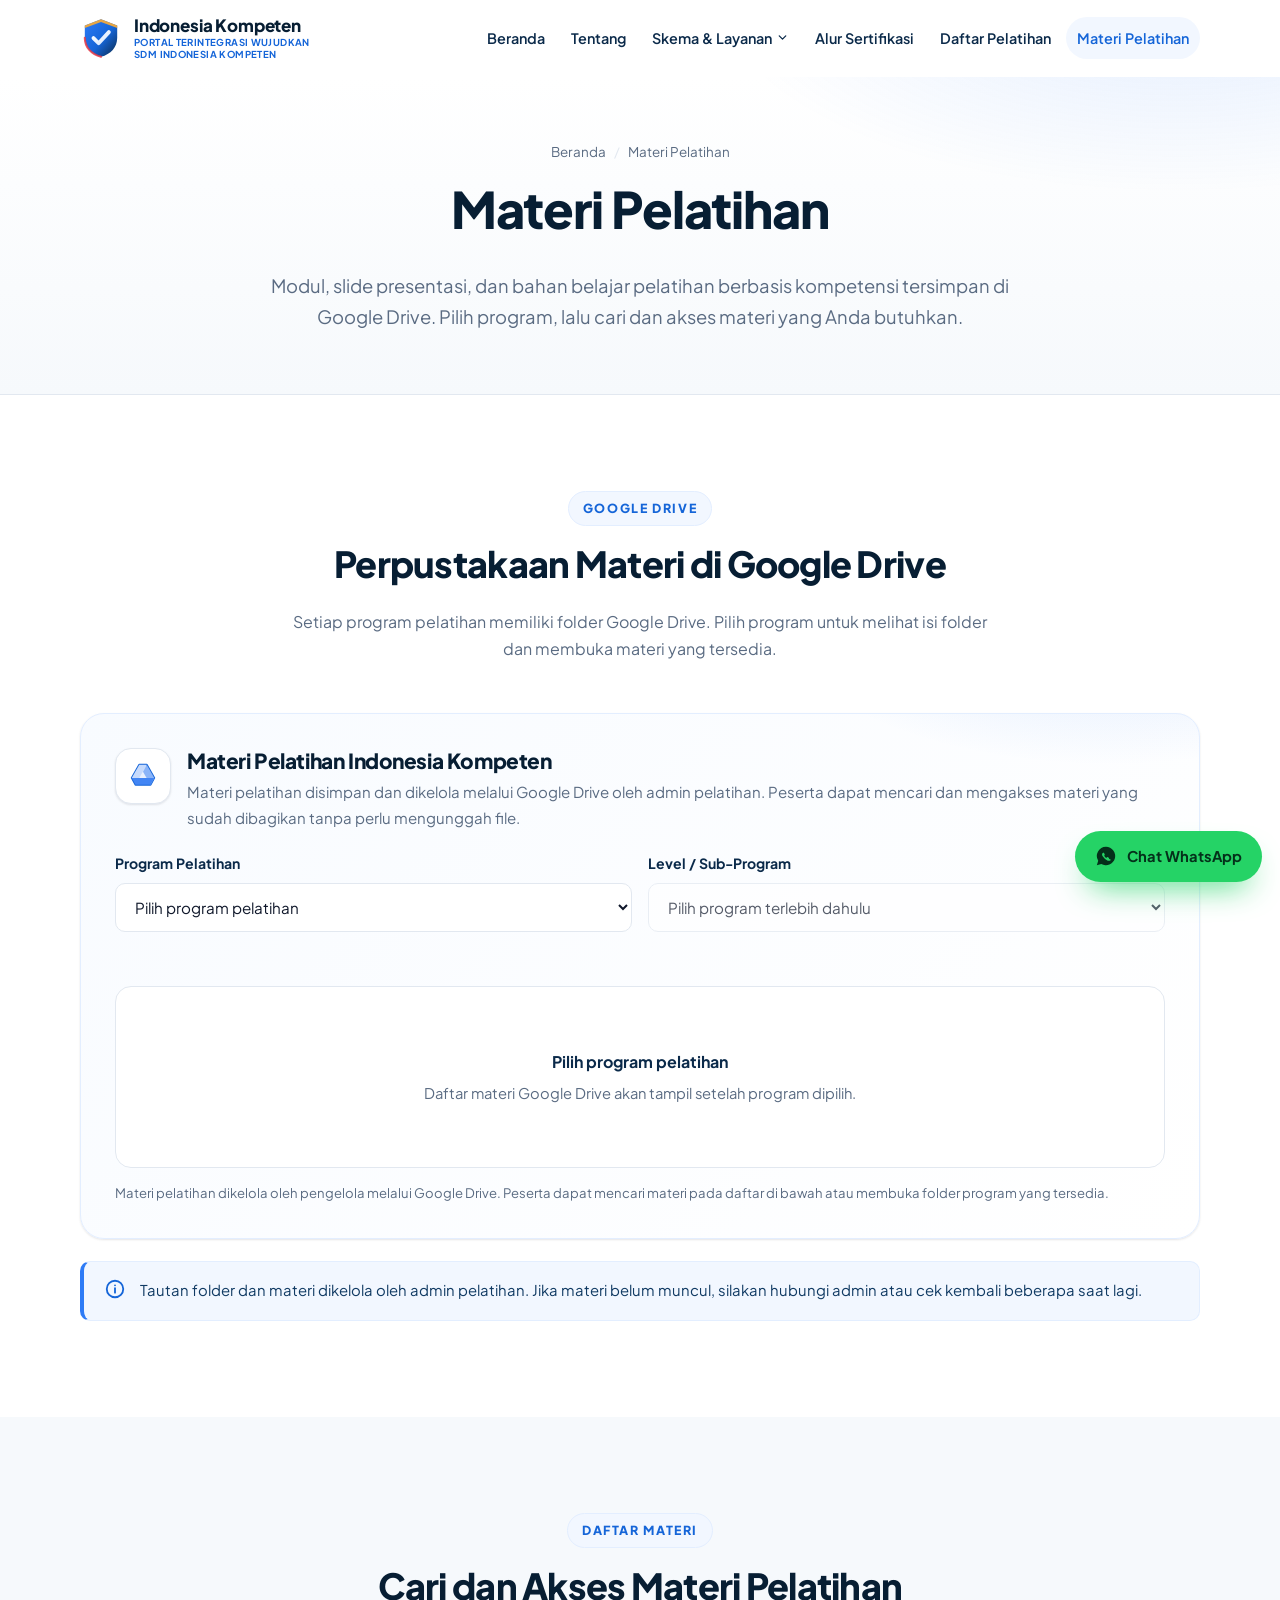
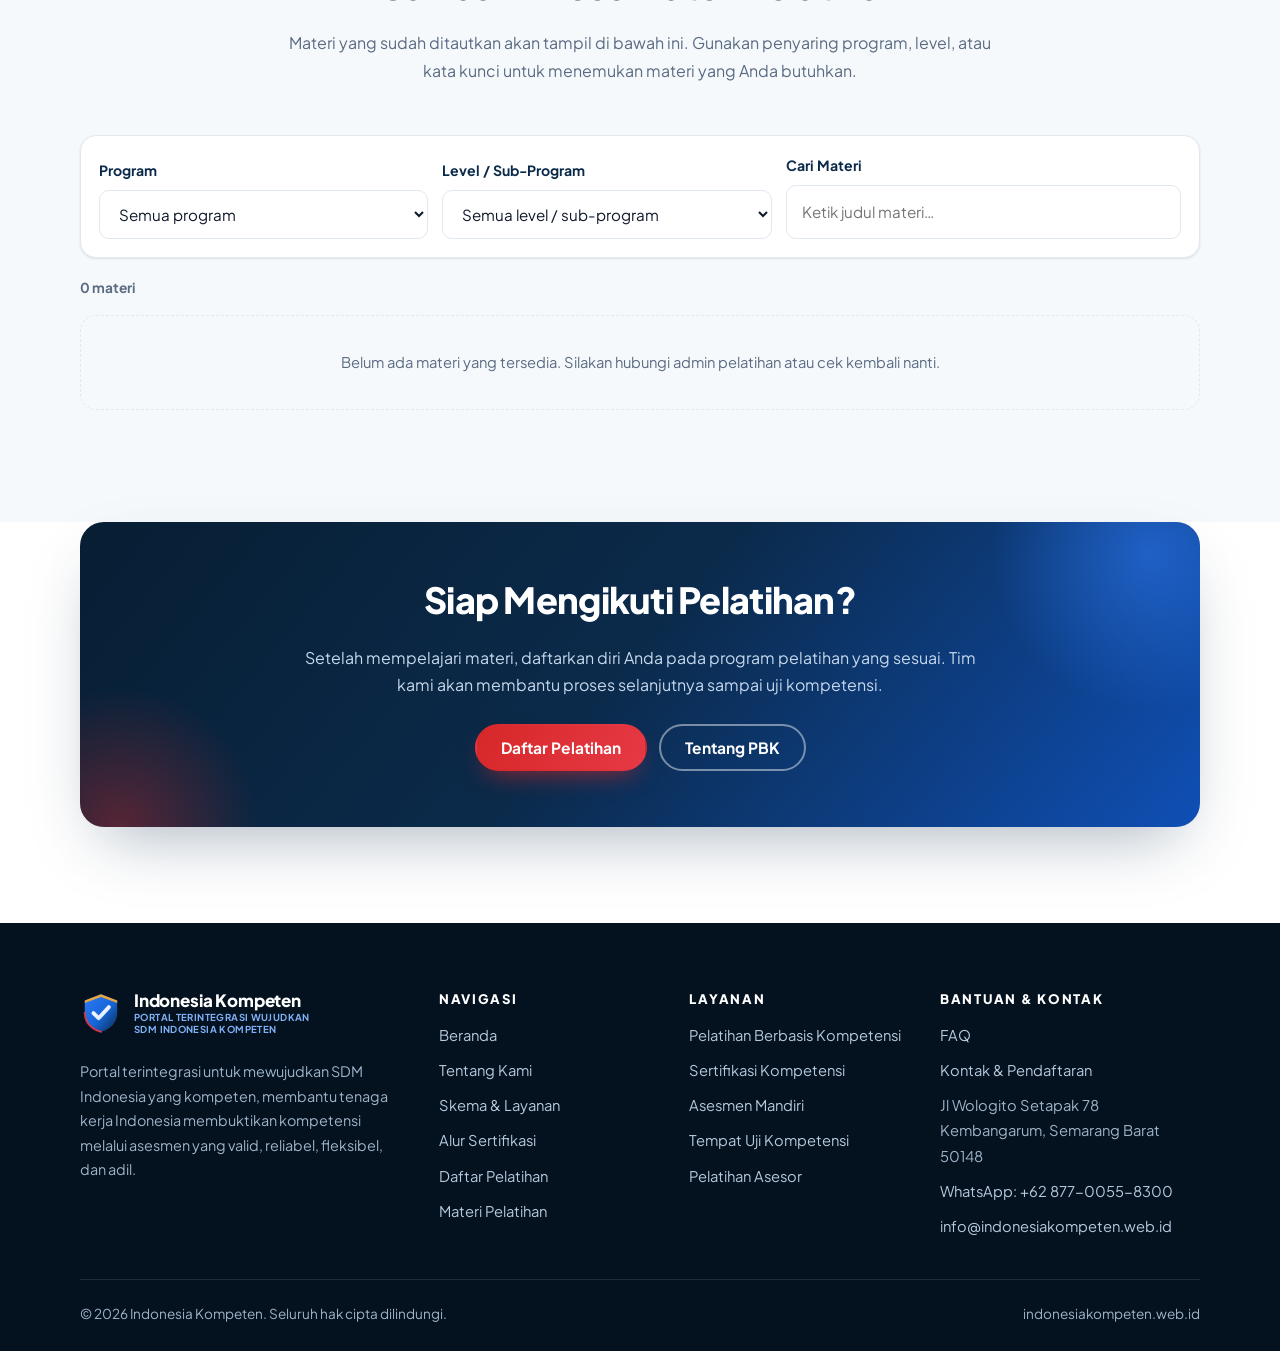
<file: materi-pelatihan.html>
<!DOCTYPE html>
<html lang="id">
<head>
<meta charset="utf-8">
<meta name="viewport" content="width=device-width, initial-scale=1">

<title>Materi Pelatihan Google Drive — Indonesia Kompeten</title>
<meta name="description" content="Akses materi pelatihan berbasis kompetensi Indonesia Kompeten melalui Google Drive: KKNI Level 3–6, Pariwisata, Golf, Teknologi Digital, dan Pengembangan Karir. Unggah dan tautkan materi dengan mudah.">
<meta name="keywords" content="materi pelatihan, Google Drive, materi PBK, modul pelatihan, KKNI, pariwisata, golf, digital marketing, copywriting">
<link rel="canonical" href="https://indonesiakompeten.web.id/materi-pelatihan.html">
<meta name="theme-color" content="#0B2A4A">

<meta property="og:type" content="website">
<meta property="og:site_name" content="Indonesia Kompeten">
<meta property="og:locale" content="id_ID">
<meta property="og:title" content="Materi Pelatihan Google Drive — Indonesia Kompeten">
<meta property="og:description" content="Cari dan akses materi pelatihan berbasis kompetensi Indonesia Kompeten melalui Google Drive: KKNI, Pariwisata, Golf, Teknologi Digital, dan Pengembangan Karir.">
<meta property="og:url" content="https://indonesiakompeten.web.id/materi-pelatihan.html">
<meta name="twitter:card" content="summary_large_image">

<link rel="icon" href="assets/img/favicon.svg" type="image/svg+xml">
<link rel="apple-touch-icon" href="assets/img/favicon.svg">

<link rel="preconnect" href="https://fonts.googleapis.com">
<link rel="preconnect" href="https://fonts.gstatic.com" crossorigin>
<link href="https://fonts.googleapis.com/css2?family=Plus+Jakarta+Sans:wght@400;500;600;700;800&display=swap" rel="stylesheet">
<link rel="stylesheet" href="assets/css/style.css?v=20261112b">
</head>
<body>

<a class="skip-link" href="#main">Lewati ke konten utama</a>

<header class="site-header" id="siteHeader">
  <div class="container header-inner">
    <a class="brand" href="./" aria-label="Indonesia Kompeten, kembali ke beranda">
      <img class="brand-mark" src="assets/img/logo.svg" alt="" width="42" height="42">
      <span class="brand-text">
        <strong>Indonesia Kompeten</strong>
        <small>Portal Terintegrasi Wujudkan SDM Indonesia Kompeten</small>
      </span>
    </a>
    <button class="nav-toggle" type="button" aria-expanded="false" aria-controls="siteNav" aria-label="Buka menu navigasi"><span></span></button>
    <nav class="site-nav" id="siteNav" aria-label="Navigasi utama">
      <ul>
        <li><a href="./">Beranda</a></li>
        <li><a href="tentang.html">Tentang</a></li>
        <li class="nav-item--has-sub">
          <a href="layanan.html">Skema &amp; Layanan <svg class="nav-link-chevron" viewBox="0 0 24 24" fill="none" stroke="currentColor" stroke-width="2.4" stroke-linecap="round" stroke-linejoin="round" aria-hidden="true"><path d="m6 9 6 6 6-6"/></svg></a>
          <ul class="nav-sub">
            <li><a href="layanan.html#skema">Skema Sertifikasi</a></li>
            <li><a href="layanan.html#pelatihan">Pelatihan Berbasis Kompetensi</a></li>
          </ul>
        </li>
        <li><a href="alur.html">Alur Sertifikasi</a></li>
        <li><a href="daftar-pelatihan.html">Daftar Pelatihan</a></li>
        <li><a href="materi-pelatihan.html">Materi Pelatihan</a></li>
      </ul>
      <div class="nav-cta"><a class="btn btn-primary btn-sm" href="daftar-pelatihan.html#formulir">Daftar Pelatihan</a></div>
    </nav>
  </div>
</header>

<main id="main">

  <section class="page-hero">
    <div class="container">
      <ol class="breadcrumb">
        <li><a href="./">Beranda</a></li>
        <li>Materi Pelatihan</li>
      </ol>
      <h1>Materi Pelatihan</h1>
      <p class="lead">
        Modul, slide presentasi, dan bahan belajar pelatihan berbasis kompetensi
        tersimpan di Google Drive. Pilih program, lalu cari dan akses materi
        yang Anda butuhkan.
      </p>
    </div>
  </section>

  <!-- ==================== GOOGLE DRIVE ==================== -->
  <section class="section" id="drive">
    <div class="container">
      <div class="section-head reveal">
        <span class="eyebrow">Google Drive</span>
        <h2>Perpustakaan Materi di Google Drive</h2>
        <p>
          Setiap program pelatihan memiliki folder Google Drive. Pilih program
          untuk melihat isi folder dan membuka materi yang tersedia.
        </p>
      </div>

      <div class="drive-panel reveal">
        <div class="drive-panel-head">
          <div class="drive-icon" aria-hidden="true">
            <svg viewBox="0 0 24 24" fill="none">
              <path d="M9 3h6l6 10.5-3 5.5H6l-3-5.5L9 3Z" fill="#e8f0fe" stroke="#1565d8" stroke-width="1.5" stroke-linejoin="round"/>
              <path d="M9 3 3 13.5h6L15 3H9Z" fill="#c6dafc"/>
              <path d="M15 3l6 10.5-3 5.5-6-10.5L15 3Z" fill="#8ab4f8"/>
              <path d="M3 13.5 6 19h12l3-5.5H3Z" fill="#4285f4"/>
            </svg>
          </div>
          <div>
            <h3>Materi Pelatihan Indonesia Kompeten</h3>
            <p>
              Materi pelatihan disimpan dan dikelola melalui Google Drive oleh
              admin pelatihan. Peserta dapat mencari dan mengakses materi yang
              sudah dibagikan tanpa perlu mengunggah file.
            </p>
          </div>
        </div>

        <div class="field-row">
          <div class="field">
            <label for="driveProgram">Program Pelatihan</label>
            <select id="driveProgram">
              <option value="">Pilih program pelatihan</option>
            </select>
          </div>
          <div class="field">
            <label for="driveLevel">Level / Sub-Program</label>
            <select id="driveLevel" disabled>
              <option value="">Pilih program terlebih dahulu</option>
            </select>
          </div>
        </div>

        <div class="drive-actions">
          <a class="btn btn-primary" id="driveOpen" href="#" target="_blank" rel="noopener" hidden>
            <svg width="16" height="16" viewBox="0 0 24 24" fill="none" stroke="currentColor" stroke-width="2" stroke-linecap="round" stroke-linejoin="round" aria-hidden="true"><path d="M14 3h7v7"/><path d="M21 3 10 14"/><path d="M21 14v6a1 1 0 0 1-1 1H4a1 1 0 0 1-1-1V4a1 1 0 0 1 1-1h6"/></svg>
            Buka Folder Google Drive
          </a>
        </div>

        <div class="drive-viewer">
          <iframe class="drive-frame" id="driveFrame" title="Daftar materi Google Drive" loading="lazy" hidden></iframe>
          <div class="drive-placeholder" id="drivePlaceholder">
            <strong>Pilih program pelatihan</strong>
            <span>Daftar materi Google Drive akan tampil setelah program dipilih.</span>
          </div>
        </div>

        <p class="drive-help">
          Materi pelatihan dikelola oleh pengelola melalui Google Drive. Peserta
          dapat mencari materi pada daftar di bawah atau membuka folder program
          yang tersedia.
        </p>
      </div>

      <div class="note reveal" style="margin-top:22px">
        <svg viewBox="0 0 24 24" fill="none" stroke="currentColor" stroke-width="2" stroke-linecap="round" stroke-linejoin="round" aria-hidden="true"><circle cx="12" cy="12" r="9"/><path d="M12 11v5M12 8h.01"/></svg>
        <p>
          Tautan folder dan materi dikelola oleh admin pelatihan. Jika materi
          belum muncul, silakan hubungi admin atau cek kembali beberapa saat lagi.
        </p>
      </div>
    </div>
  </section>

  <!-- ==================== DAFTAR MATERI ==================== -->
  <section class="section section--soft" id="daftar-materi">
    <div class="container">
      <div class="section-head reveal">
        <span class="eyebrow">Daftar Materi</span>
        <h2>Cari dan Akses Materi Pelatihan</h2>
        <p>
          Materi yang sudah ditautkan akan tampil di bawah ini. Gunakan penyaring
          program, level, atau kata kunci untuk menemukan materi yang Anda butuhkan.
        </p>
      </div>

      <div class="materi-toolbar reveal">
        <div class="field">
          <label for="materiFilterProgram">Program</label>
          <select id="materiFilterProgram">
            <option value="">Semua program</option>
          </select>
        </div>
        <div class="field">
          <label for="materiFilterLevel">Level / Sub-Program</label>
          <select id="materiFilterLevel">
            <option value="">Semua level / sub-program</option>
          </select>
        </div>
        <div class="field">
          <label for="materiSearch">Cari Materi</label>
          <input type="search" id="materiSearch" placeholder="Ketik judul materi…" autocomplete="off">
        </div>
      </div>

      <p class="materi-count" id="materiCount" aria-live="polite">0 materi</p>

      <div class="materi-grid" id="materiList" data-cms-ignore></div>

      <p class="materi-empty" id="materiEmpty">
        Belum ada materi yang tersedia. Silakan hubungi admin pelatihan atau
        cek kembali nanti.
      </p>
    </div>
  </section>

  <section class="section" style="padding-top:0">
    <div class="container">
      <div class="cta reveal">
        <h2>Siap Mengikuti Pelatihan?</h2>
        <p>
          Setelah mempelajari materi, daftarkan diri Anda pada program pelatihan
          yang sesuai. Tim kami akan membantu proses selanjutnya sampai uji kompetensi.
        </p>
        <div class="btn-row">
          <a class="btn btn-accent" href="daftar-pelatihan.html#formulir">Daftar Pelatihan</a>
          <a class="btn btn-outline-light" href="layanan.html#pelatihan">Tentang PBK</a>
        </div>
      </div>
    </div>
  </section>

</main>

<footer class="site-footer">
  <div class="container">
    <div class="footer-grid">
      <div class="footer-brand">
        <a class="brand" href="./" aria-label="Indonesia Kompeten, kembali ke beranda">
          <img class="brand-mark" src="assets/img/logo.svg" alt="" width="42" height="42">
          <span class="brand-text">
            <strong>Indonesia Kompeten</strong>
            <small>Portal Terintegrasi Wujudkan SDM Indonesia Kompeten</small>
          </span>
        </a>
        <p>
          Portal terintegrasi untuk mewujudkan SDM Indonesia yang kompeten, membantu
          tenaga kerja Indonesia membuktikan kompetensi melalui asesmen yang valid,
          reliabel, fleksibel, dan adil.
        </p>
      </div>

      <div>
        <h4>Navigasi</h4>
        <ul>
          <li><a href="./">Beranda</a></li>
          <li><a href="tentang.html">Tentang Kami</a></li>
          <li><a href="layanan.html">Skema &amp; Layanan</a></li>
          <li><a href="alur.html">Alur Sertifikasi</a></li>
          <li><a href="daftar-pelatihan.html">Daftar Pelatihan</a></li>
          <li><a href="materi-pelatihan.html">Materi Pelatihan</a></li>
        </ul>
      </div>

      <div>
        <h4>Layanan</h4>
        <ul>
          <li><a href="layanan.html#pelatihan">Pelatihan Berbasis Kompetensi</a></li>
          <li><a href="layanan.html#skema">Sertifikasi Kompetensi</a></li>
          <li><a href="layanan.html#asesmen-mandiri">Asesmen Mandiri</a></li>
          <li><a href="layanan.html#tuk">Tempat Uji Kompetensi</a></li>
          <li><a href="layanan.html#asesor">Pelatihan Asesor</a></li>
        </ul>
      </div>

      <div>
        <h4>Bantuan &amp; Kontak</h4>
        <ul>
          <li><a href="faq.html">FAQ</a></li>
          <li><a href="kontak.html">Kontak &amp; Pendaftaran</a></li>
          <li>Jl Wologito Setapak 78<br>Kembangarum, Semarang Barat 50148</li>
          <li><a data-wa href="https://wa.me/6287700558300">WhatsApp: +62 877-0055-8300</a></li>
          <li><a data-mailto="Pertanyaan Materi Pelatihan" href="mailto:info@indonesiakompeten.web.id">info@indonesiakompeten.web.id</a></li>
        </ul>
      </div>
    </div>

    <div class="footer-bottom">
      <p>© <span data-year>2026</span> Indonesia Kompeten. Seluruh hak cipta dilindungi.</p>
      <p>indonesiakompeten.web.id</p>
    </div>
  </div>
</footer>

<button class="to-top" type="button" aria-label="Kembali ke atas">
  <svg viewBox="0 0 24 24" fill="none" stroke="currentColor" stroke-width="2.2" stroke-linecap="round" stroke-linejoin="round" aria-hidden="true"><path d="M12 19V5M6 11l6-6 6 6"/></svg>
</button>

<a class="wa-float" data-wa="Halo Indonesia Kompeten, saya ingin bertanya tentang materi pelatihan." href="https://wa.me/6287700558300" aria-label="Hubungi kami melalui WhatsApp">
  <svg viewBox="0 0 24 24" fill="currentColor" aria-hidden="true"><path d="M12 2a10 10 0 0 0-8.5 15.2L2 22l4.9-1.4A10 10 0 1 0 12 2Zm5.3 14c-.2.6-1.2 1.2-1.7 1.2-.5.1-1 .1-1.7-.1a12 12 0 0 1-5.5-4.8c-.4-.7-.7-1.4-.7-2 0-.7.4-1.3.8-1.6.2-.2.4-.2.6-.2h.4c.2 0 .3.1.5.5l.6 1.4c.1.2.1.3 0 .5l-.3.4c-.1.2-.3.3-.1.6.5.8 1 1.4 1.7 1.9.3.2.5.3.7.1l.5-.6c.2-.2.3-.2.5-.1l1.4.7c.2.1.3.2.3.3v.8Z"/></svg>
  <span>Chat WhatsApp</span>
</a>

<script src="assets/js/main.js?v=20261112b"></script>
<script src="assets/js/pelatihan.js?v=20261112b"></script>
<script src="assets/js/materi.js?v=20261112b"></script>
<script src="assets/js/admin.js?v=20261112b"></script>
</body>
</html>
</file>
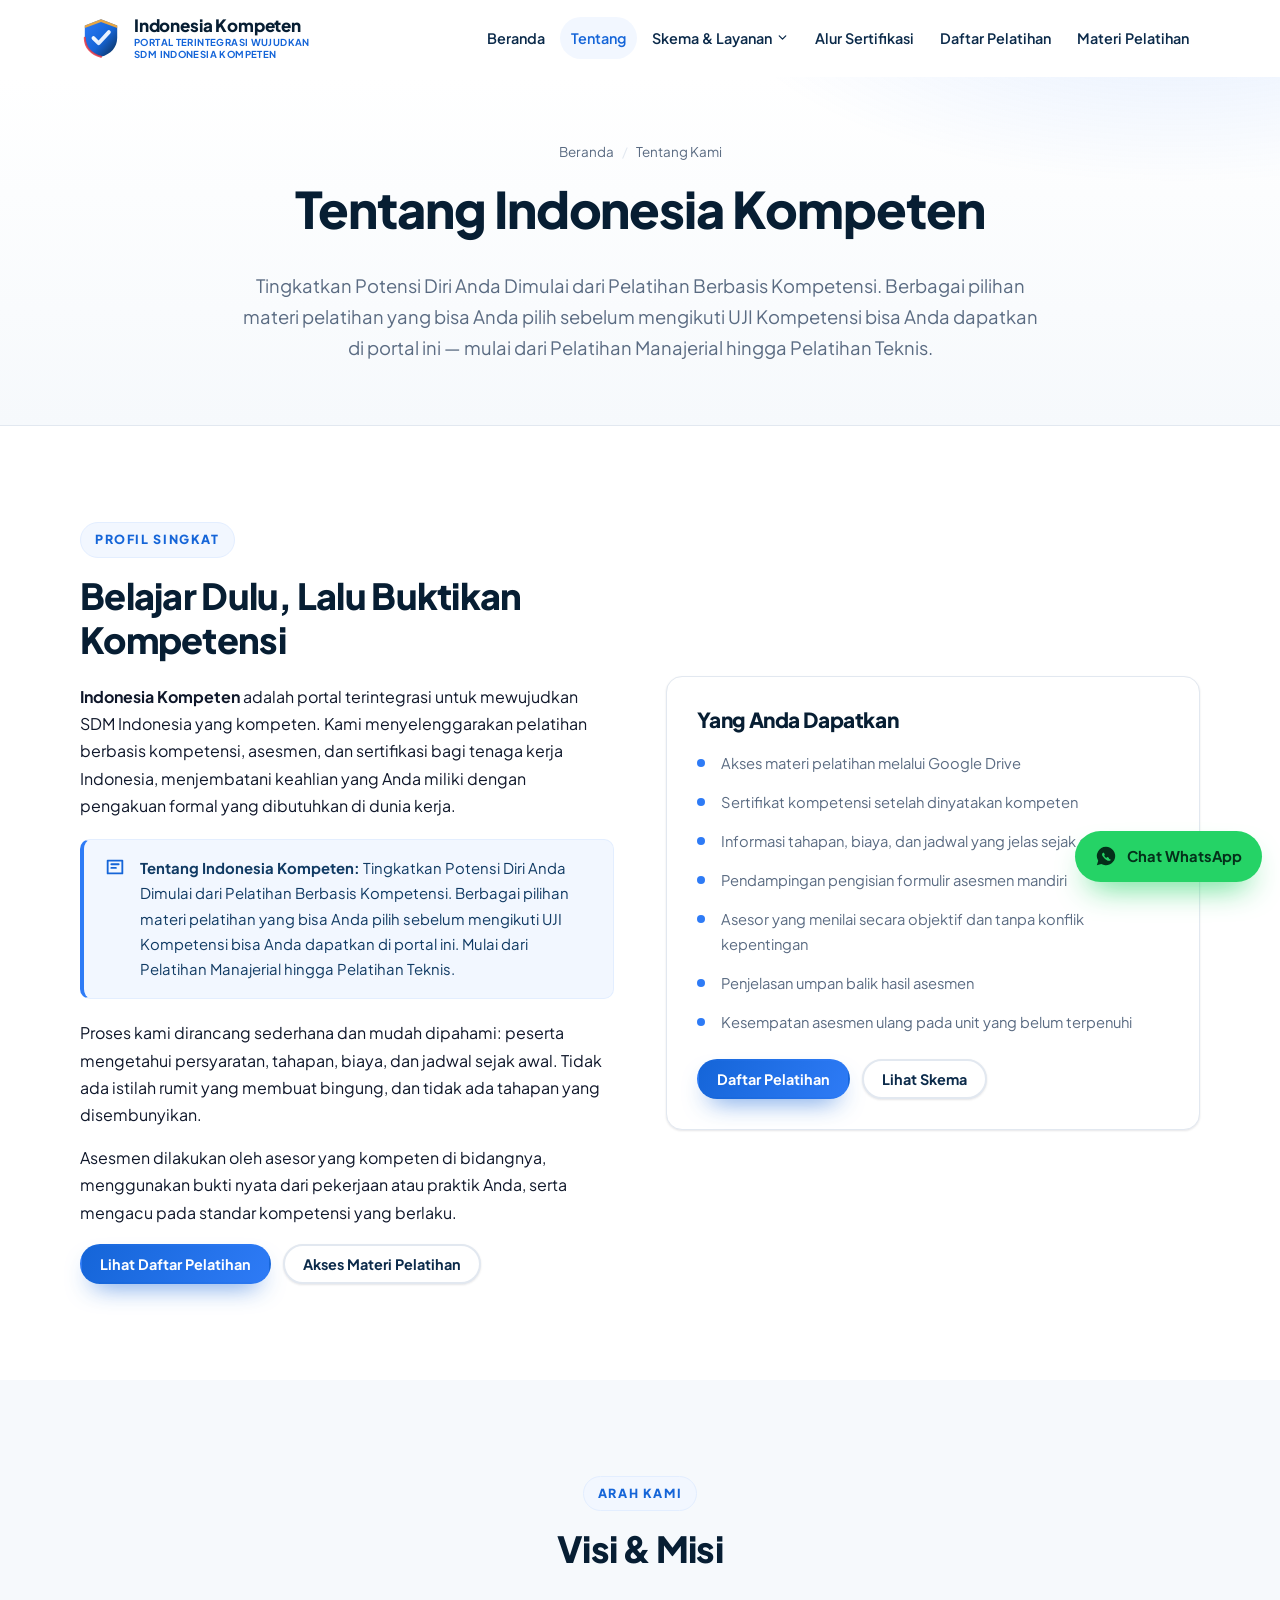
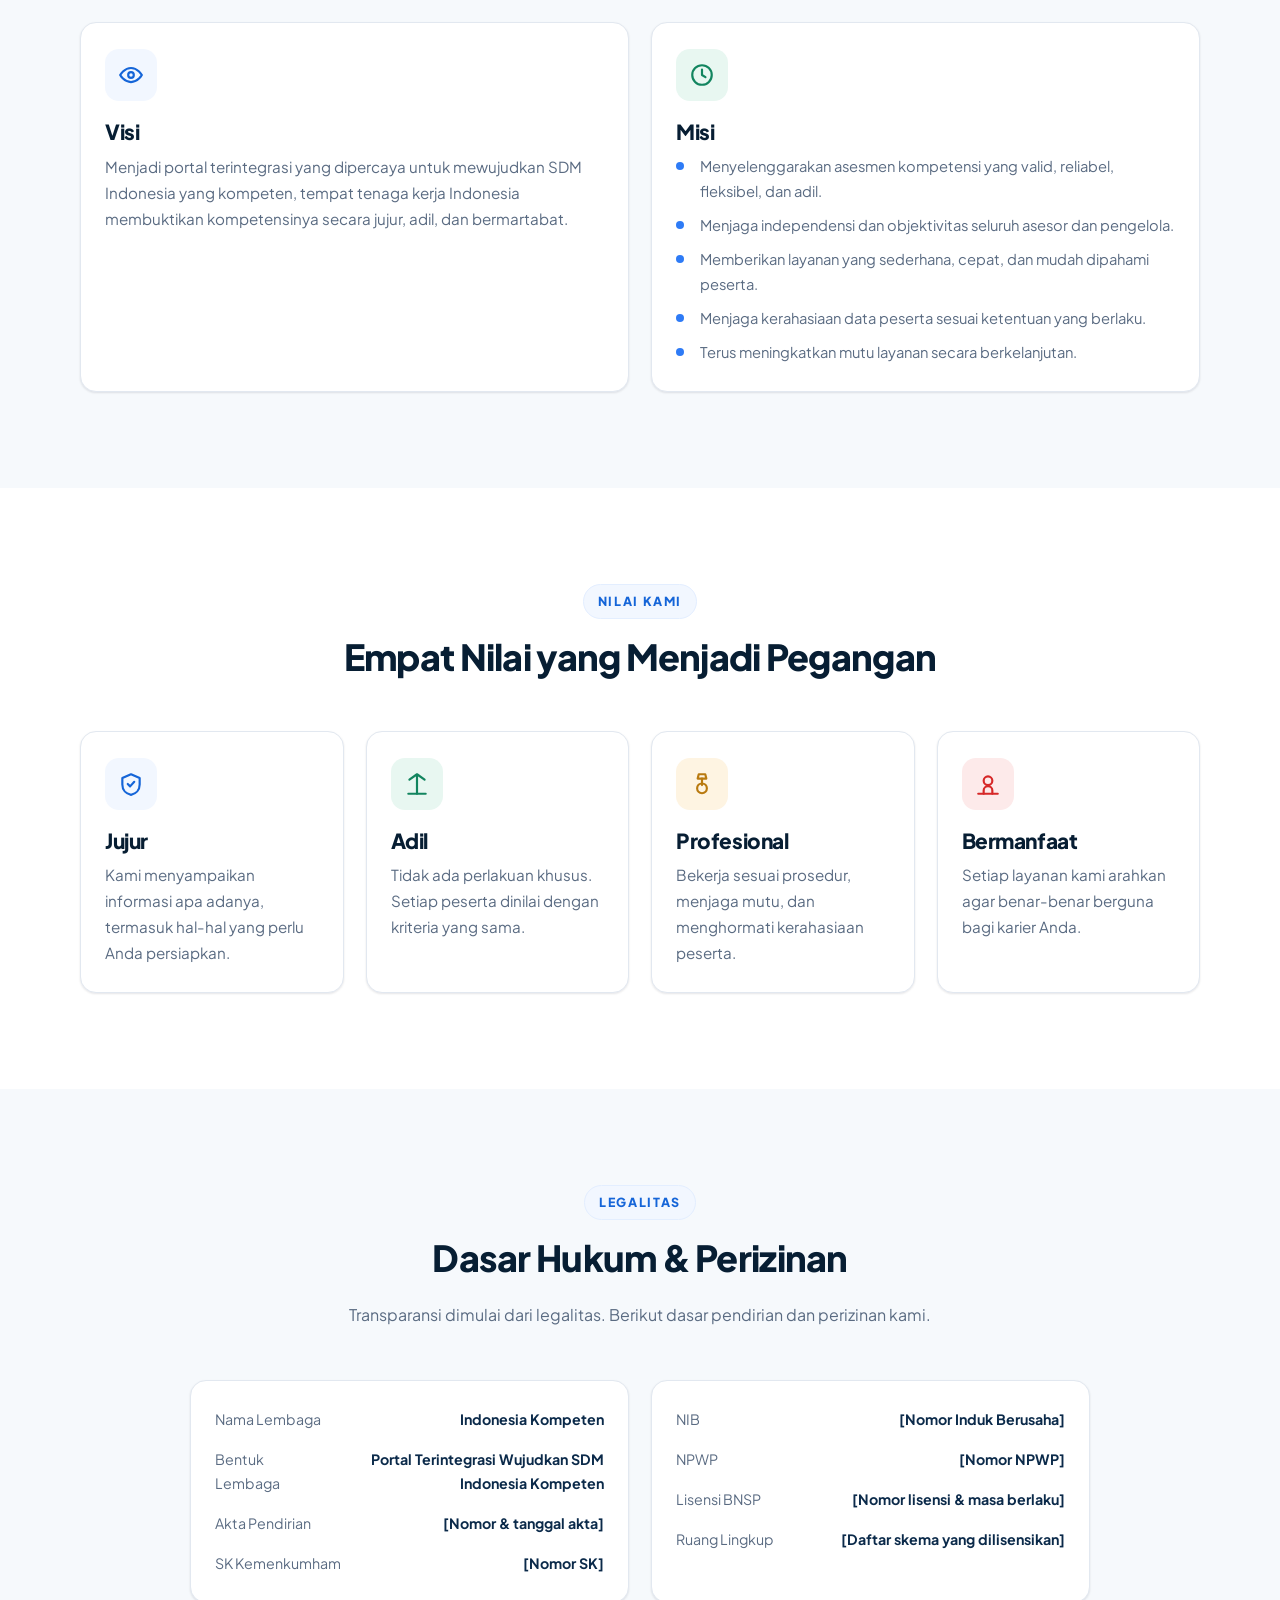
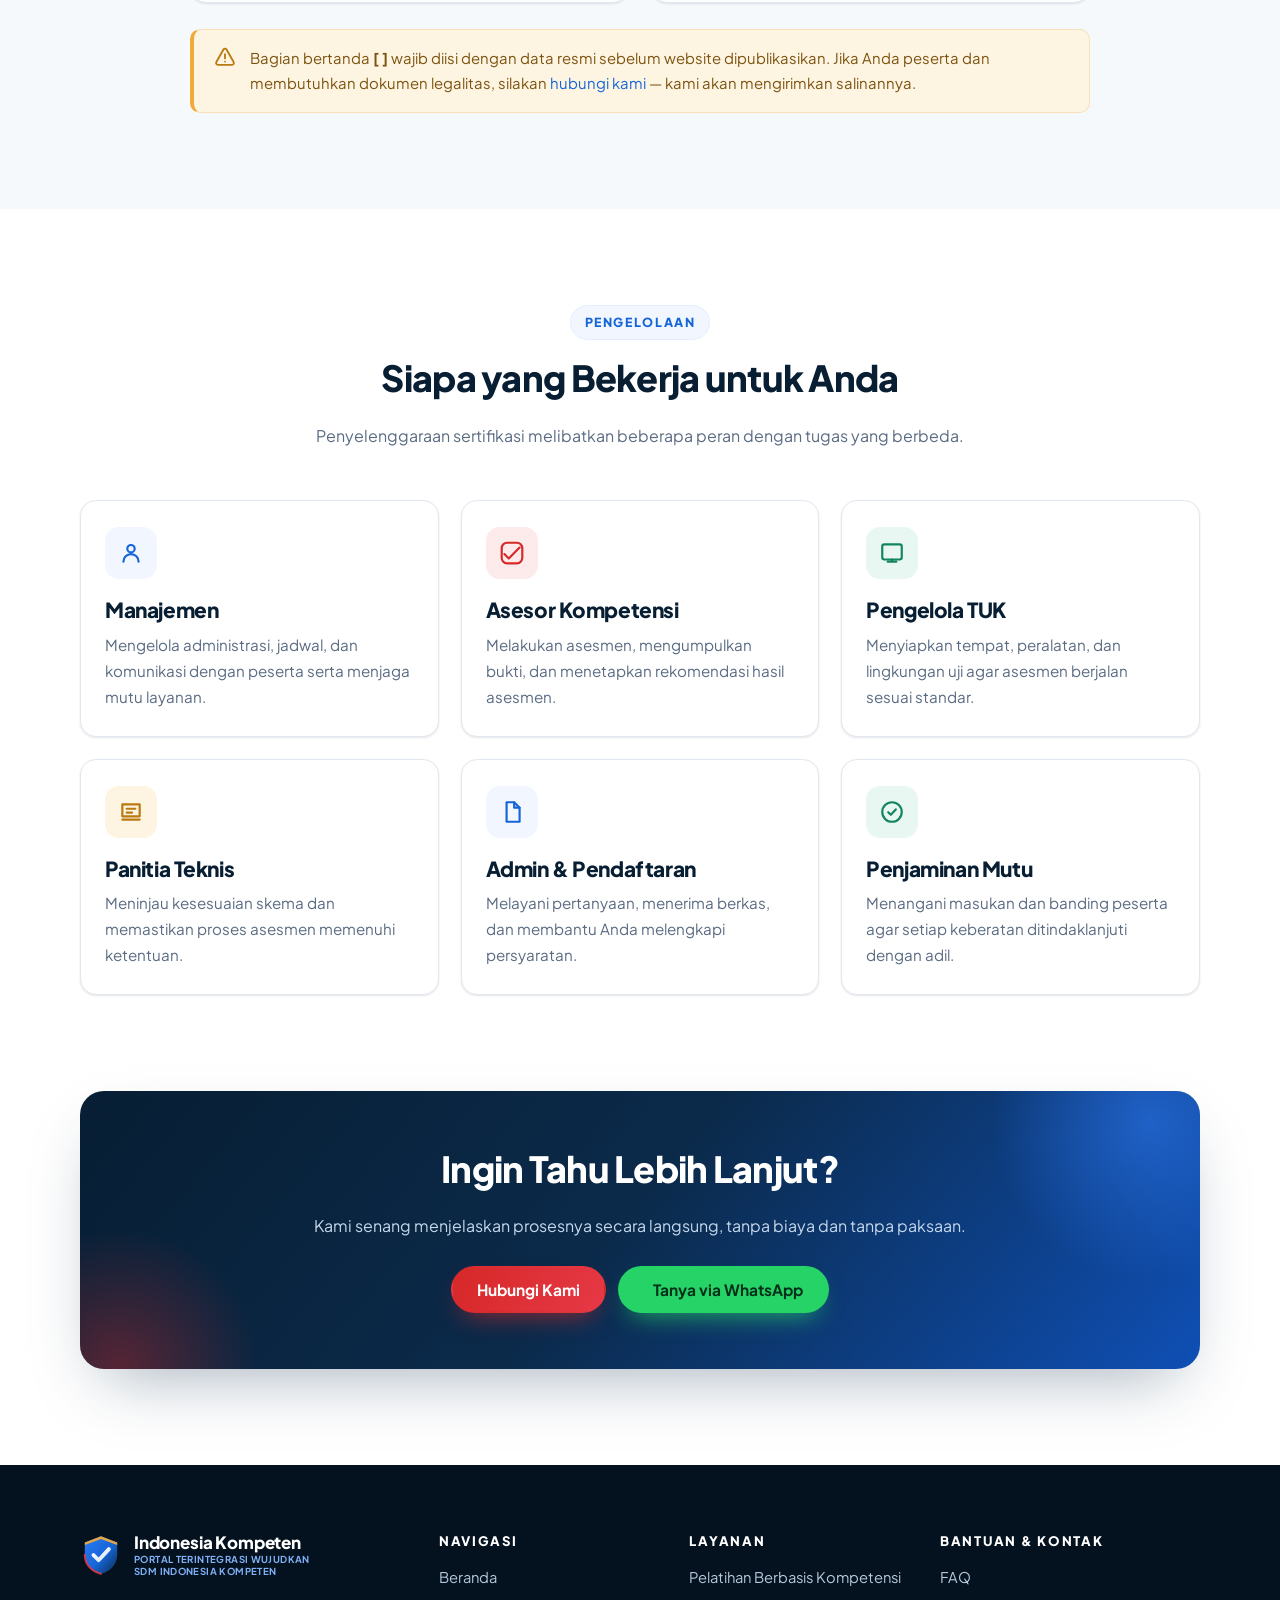
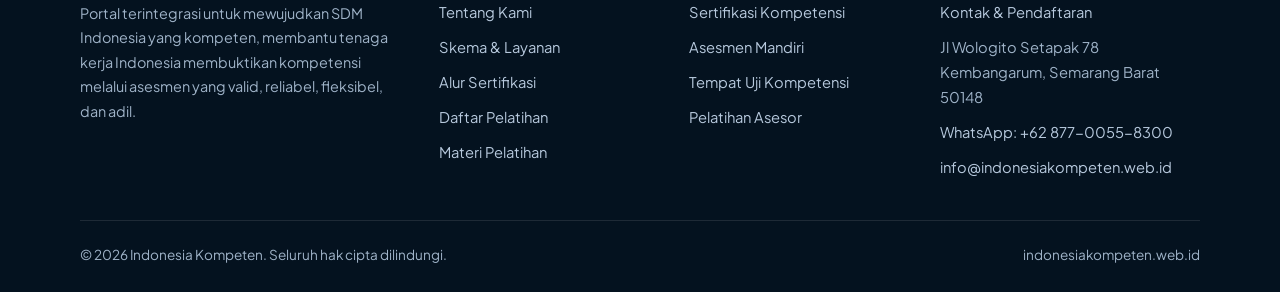
<file: tentang.html>
<!DOCTYPE html>
<html lang="id">
<head>
<meta charset="utf-8">
<meta name="viewport" content="width=device-width, initial-scale=1">

<title>Tentang Kami — Indonesia Kompeten</title>
<meta name="description" content="Tentang Indonesia Kompeten: tingkatkan potensi diri Anda dimulai dari pelatihan berbasis kompetensi. Berbagai pilihan materi pelatihan sebelum UJI Kompetensi, dari pelatihan manajerial hingga teknis.">
<link rel="canonical" href="https://indonesiakompeten.web.id/tentang.html">
<meta name="theme-color" content="#0B2A4A">

<meta property="og:type" content="website">
<meta property="og:site_name" content="Indonesia Kompeten">
<meta property="og:locale" content="id_ID">
<meta property="og:title" content="Tentang Kami — Indonesia Kompeten">
<meta property="og:description" content="Kenali Indonesia Kompeten: visi, misi, nilai, dan legalitas kami sebagai portal terintegrasi untuk mewujudkan SDM Indonesia yang kompeten.">
<meta property="og:url" content="https://indonesiakompeten.web.id/tentang.html">
<meta name="twitter:card" content="summary_large_image">

<link rel="icon" href="assets/img/favicon.svg" type="image/svg+xml">
<link rel="apple-touch-icon" href="assets/img/favicon.svg">

<link rel="preconnect" href="https://fonts.googleapis.com">
<link rel="preconnect" href="https://fonts.gstatic.com" crossorigin>
<link href="https://fonts.googleapis.com/css2?family=Plus+Jakarta+Sans:wght@400;500;600;700;800&display=swap" rel="stylesheet">
<link rel="stylesheet" href="assets/css/style.css?v=20261112b">
</head>
<body>

<a class="skip-link" href="#main">Lewati ke konten utama</a>

<header class="site-header" id="siteHeader">
  <div class="container header-inner">
    <a class="brand" href="./" aria-label="Indonesia Kompeten, kembali ke beranda">
      <img class="brand-mark" src="assets/img/logo.svg" alt="" width="42" height="42">
      <span class="brand-text">
        <strong>Indonesia Kompeten</strong>
        <small>Portal Terintegrasi Wujudkan SDM Indonesia Kompeten</small>
      </span>
    </a>
    <button class="nav-toggle" type="button" aria-expanded="false" aria-controls="siteNav" aria-label="Buka menu navigasi"><span></span></button>
    <nav class="site-nav" id="siteNav" aria-label="Navigasi utama">
      <ul>
        <li><a href="./">Beranda</a></li>
        <li><a href="tentang.html">Tentang</a></li>
        <li class="nav-item--has-sub">
          <a href="layanan.html">Skema &amp; Layanan <svg class="nav-link-chevron" viewBox="0 0 24 24" fill="none" stroke="currentColor" stroke-width="2.4" stroke-linecap="round" stroke-linejoin="round" aria-hidden="true"><path d="m6 9 6 6 6-6"/></svg></a>
          <ul class="nav-sub">
            <li><a href="layanan.html#skema">Skema Sertifikasi</a></li>
            <li><a href="layanan.html#pelatihan">Pelatihan Berbasis Kompetensi</a></li>
          </ul>
        </li>
        <li><a href="alur.html">Alur Sertifikasi</a></li>
        <li><a href="daftar-pelatihan.html">Daftar Pelatihan</a></li>
        <li><a href="materi-pelatihan.html">Materi Pelatihan</a></li>
      </ul>
      <div class="nav-cta"><a class="btn btn-primary btn-sm" href="daftar-pelatihan.html#formulir">Daftar Pelatihan</a></div>
    </nav>
  </div>
</header>

<main id="main">

  <section class="page-hero">
    <div class="container">
      <ol class="breadcrumb">
        <li><a href="./">Beranda</a></li>
        <li>Tentang Kami</li>
      </ol>
      <h1>Tentang Indonesia Kompeten</h1>
      <p class="lead">
        Tingkatkan Potensi Diri Anda Dimulai dari Pelatihan Berbasis Kompetensi.
        Berbagai pilihan materi pelatihan yang bisa Anda pilih sebelum mengikuti
        UJI Kompetensi bisa Anda dapatkan di portal ini — mulai dari Pelatihan
        Manajerial hingga Pelatihan Teknis.
      </p>
    </div>
  </section>

  <!-- ==================== PROFIL ==================== -->
  <section class="section">
    <div class="container split">
      <div class="reveal">
        <span class="eyebrow">Profil Singkat</span>
        <h2>Belajar Dulu, Lalu Buktikan Kompetensi</h2>
        <p>
          <strong>Indonesia Kompeten</strong> adalah portal terintegrasi untuk
          mewujudkan SDM Indonesia yang kompeten. Kami menyelenggarakan pelatihan
          berbasis kompetensi, asesmen, dan sertifikasi bagi tenaga kerja Indonesia,
          menjembatani keahlian yang Anda miliki dengan pengakuan formal yang
          dibutuhkan di dunia kerja.
        </p>

        <div class="note" style="margin:20px 0">
          <svg viewBox="0 0 24 24" fill="none" stroke="currentColor" stroke-width="2" stroke-linecap="round" stroke-linejoin="round" aria-hidden="true"><path d="M4 5h16v14H4Z"/><path d="M8 9h8M8 13h5"/></svg>
          <p>
            <strong>Tentang Indonesia Kompeten:</strong> Tingkatkan Potensi Diri Anda
            Dimulai dari Pelatihan Berbasis Kompetensi. Berbagai pilihan materi
            pelatihan yang bisa Anda pilih sebelum mengikuti UJI Kompetensi bisa Anda
            dapatkan di portal ini. Mulai dari Pelatihan Manajerial hingga Pelatihan
            Teknis.
          </p>
        </div>

        <p>
          Proses kami dirancang sederhana dan mudah dipahami: peserta mengetahui
          persyaratan, tahapan, biaya, dan jadwal sejak awal. Tidak ada istilah rumit
          yang membuat bingung, dan tidak ada tahapan yang disembunyikan.
        </p>
        <p>
          Asesmen dilakukan oleh asesor yang kompeten di bidangnya, menggunakan
          bukti nyata dari pekerjaan atau praktik Anda, serta mengacu pada standar
          kompetensi yang berlaku.
        </p>
        <div class="btn-row" style="margin-top:18px">
          <a class="btn btn-primary btn-sm" href="daftar-pelatihan.html">Lihat Daftar Pelatihan</a>
          <a class="btn btn-ghost btn-sm" href="materi-pelatihan.html">Akses Materi Pelatihan</a>
        </div>
      </div>

      <div class="reveal">
        <div class="card" style="padding:30px">
          <h3>Yang Anda Dapatkan</h3>
          <ul class="card-list" style="gap:14px;margin-top:18px">
            <li>Akses materi pelatihan melalui Google Drive</li>
            <li>Sertifikat kompetensi setelah dinyatakan kompeten</li>
            <li>Informasi tahapan, biaya, dan jadwal yang jelas sejak awal</li>
            <li>Pendampingan pengisian formulir asesmen mandiri</li>
            <li>Asesor yang menilai secara objektif dan tanpa konflik kepentingan</li>
            <li>Penjelasan umpan balik hasil asesmen</li>
            <li>Kesempatan asesmen ulang pada unit yang belum terpenuhi</li>
          </ul>
          <div class="btn-row" style="margin-top:24px">
            <a class="btn btn-primary btn-sm" href="daftar-pelatihan.html#formulir">Daftar Pelatihan</a>
            <a class="btn btn-ghost btn-sm" href="layanan.html">Lihat Skema</a>
          </div>
        </div>
      </div>
    </div>
  </section>

  <!-- ==================== VISI MISI ==================== -->
  <section class="section section--soft">
    <div class="container">
      <div class="section-head reveal">
        <span class="eyebrow">Arah Kami</span>
        <h2>Visi &amp; Misi</h2>
      </div>

      <div class="grid grid--2">
        <article class="card reveal">
          <div class="card-icon">
            <svg viewBox="0 0 24 24" fill="none" stroke="currentColor" stroke-width="2" stroke-linecap="round" stroke-linejoin="round" aria-hidden="true"><path d="M2 12s3.6-6.5 10-6.5S22 12 22 12s-3.6 6.5-10 6.5S2 12 2 12Z"/><circle cx="12" cy="12" r="2.6"/></svg>
          </div>
          <h3>Visi</h3>
          <p>
            Menjadi portal terintegrasi yang dipercaya untuk mewujudkan SDM Indonesia
            yang kompeten, tempat tenaga kerja Indonesia membuktikan kompetensinya
            secara jujur, adil, dan bermartabat.
          </p>
        </article>

        <article class="card reveal">
          <div class="card-icon card-icon--green">
            <svg viewBox="0 0 24 24" fill="none" stroke="currentColor" stroke-width="2" stroke-linecap="round" stroke-linejoin="round" aria-hidden="true"><circle cx="12" cy="12" r="9"/><path d="M12 7v5l3.2 2"/></svg>
          </div>
          <h3>Misi</h3>
          <ul class="card-list" style="margin-top:6px">
            <li>Menyelenggarakan asesmen kompetensi yang valid, reliabel, fleksibel, dan adil.</li>
            <li>Menjaga independensi dan objektivitas seluruh asesor dan pengelola.</li>
            <li>Memberikan layanan yang sederhana, cepat, dan mudah dipahami peserta.</li>
            <li>Menjaga kerahasiaan data peserta sesuai ketentuan yang berlaku.</li>
            <li>Terus meningkatkan mutu layanan secara berkelanjutan.</li>
          </ul>
        </article>
      </div>
    </div>
  </section>

  <!-- ==================== NILAI ==================== -->
  <section class="section">
    <div class="container">
      <div class="section-head reveal">
        <span class="eyebrow">Nilai Kami</span>
        <h2>Empat Nilai yang Menjadi Pegangan</h2>
      </div>

      <div class="grid grid--4">
        <article class="card reveal">
          <div class="card-icon"><svg viewBox="0 0 24 24" fill="none" stroke="currentColor" stroke-width="2" stroke-linecap="round" stroke-linejoin="round" aria-hidden="true"><path d="M12 3 4 6.5v6c0 5 3.4 8.6 8 9.5 4.6-.9 8-4.5 8-9.5v-6Z"/><path d="m9 12 2.2 2.2L15 10"/></svg></div>
          <h3>Jujur</h3>
          <p>Kami menyampaikan informasi apa adanya, termasuk hal-hal yang perlu Anda persiapkan.</p>
        </article>
        <article class="card reveal">
          <div class="card-icon card-icon--green"><svg viewBox="0 0 24 24" fill="none" stroke="currentColor" stroke-width="2" stroke-linecap="round" stroke-linejoin="round" aria-hidden="true"><path d="M12 3v18M5 8l7-5 7 5"/><path d="M4 21h16"/></svg></div>
          <h3>Adil</h3>
          <p>Tidak ada perlakuan khusus. Setiap peserta dinilai dengan kriteria yang sama.</p>
        </article>
        <article class="card reveal">
          <div class="card-icon card-icon--gold"><svg viewBox="0 0 24 24" fill="none" stroke="currentColor" stroke-width="2" stroke-linecap="round" stroke-linejoin="round" aria-hidden="true"><path d="M9 3h6l1 4H8Z"/><path d="M12 7v6"/><circle cx="12" cy="16" r="4.5"/></svg></div>
          <h3>Profesional</h3>
          <p>Bekerja sesuai prosedur, menjaga mutu, dan menghormati kerahasiaan peserta.</p>
        </article>
        <article class="card reveal">
          <div class="card-icon card-icon--red"><svg viewBox="0 0 24 24" fill="none" stroke="currentColor" stroke-width="2" stroke-linecap="round" stroke-linejoin="round" aria-hidden="true"><path d="M8 21v-3a4 4 0 0 1 8 0v3"/><circle cx="12" cy="9" r="4"/><path d="M3 21h18"/></svg></div>
          <h3>Bermanfaat</h3>
          <p>Setiap layanan kami arahkan agar benar-benar berguna bagi karier Anda.</p>
        </article>
      </div>
    </div>
  </section>

  <!-- ==================== LEGALITAS ==================== -->
  <section class="section section--soft" id="legalitas">
    <div class="container">
      <div class="section-head reveal">
        <span class="eyebrow">Legalitas</span>
        <h2>Dasar Hukum &amp; Perizinan</h2>
        <p>Transparansi dimulai dari legalitas. Berikut dasar pendirian dan perizinan kami.</p>
      </div>

      <div class="grid grid--2" style="max-width:900px;margin-inline:auto">
        <article class="card reveal">
          <ul class="scheme-meta" style="border-top:0;padding-top:0;gap:16px">
            <li><span>Nama Lembaga</span><strong>Indonesia Kompeten</strong></li>
            <li><span>Bentuk Lembaga</span><strong>Portal Terintegrasi Wujudkan SDM Indonesia Kompeten</strong></li>
            <li><span>Akta Pendirian</span><strong>[Nomor &amp; tanggal akta]</strong></li>
            <li><span>SK Kemenkumham</span><strong>[Nomor SK]</strong></li>
          </ul>
        </article>

        <article class="card reveal">
          <ul class="scheme-meta" style="border-top:0;padding-top:0;gap:16px">
            <li><span>NIB</span><strong>[Nomor Induk Berusaha]</strong></li>
            <li><span>NPWP</span><strong>[Nomor NPWP]</strong></li>
            <li><span>Lisensi BNSP</span><strong>[Nomor lisensi &amp; masa berlaku]</strong></li>
            <li><span>Ruang Lingkup</span><strong>[Daftar skema yang dilisensikan]</strong></li>
          </ul>
        </article>
      </div>

      <div class="note note--warn reveal" style="max-width:900px;margin:26px auto 0">
        <svg viewBox="0 0 24 24" fill="none" stroke="currentColor" stroke-width="2" stroke-linecap="round" stroke-linejoin="round" aria-hidden="true"><path d="M12 9v4.5M12 17h.01"/><path d="M10.3 3.9 2.6 17.4A2 2 0 0 0 4.3 20.5h15.4a2 2 0 0 0 1.7-3.1L13.7 3.9a2 2 0 0 0-3.4 0Z"/></svg>
        <p>
          <!-- CATATAN UNTUK PENGELOLA: ganti seluruh teks dalam tanda [ ] dengan data resmi. -->
          Bagian bertanda <strong>[ ]</strong> wajib diisi dengan data resmi sebelum
          website dipublikasikan. Jika Anda peserta dan membutuhkan dokumen legalitas,
          silakan <a href="kontak.html">hubungi kami</a> — kami akan mengirimkan salinannya.
        </p>
      </div>
    </div>
  </section>

  <!-- ==================== STRUKTUR ==================== -->
  <section class="section">
    <div class="container">
      <div class="section-head reveal">
        <span class="eyebrow">Pengelolaan</span>
        <h2>Siapa yang Bekerja untuk Anda</h2>
        <p>Penyelenggaraan sertifikasi melibatkan beberapa peran dengan tugas yang berbeda.</p>
      </div>

      <div class="grid grid--3">
        <article class="card reveal">
          <div class="card-icon"><svg viewBox="0 0 24 24" fill="none" stroke="currentColor" stroke-width="2" stroke-linecap="round" stroke-linejoin="round" aria-hidden="true"><circle cx="12" cy="8" r="3.4"/><path d="M5 20a7 7 0 0 1 14 0"/></svg></div>
          <h3>Manajemen</h3>
          <p>Mengelola administrasi, jadwal, dan komunikasi dengan peserta serta menjaga mutu layanan.</p>
        </article>

        <article class="card reveal">
          <div class="card-icon card-icon--red"><svg viewBox="0 0 24 24" fill="none" stroke="currentColor" stroke-width="2" stroke-linecap="round" stroke-linejoin="round" aria-hidden="true"><path d="m5 13 4 4L19 7"/><rect x="2.5" y="2.5" width="19" height="19" rx="5"/></svg></div>
          <h3>Asesor Kompetensi</h3>
          <p>Melakukan asesmen, mengumpulkan bukti, dan menetapkan rekomendasi hasil asesmen.</p>
        </article>

        <article class="card reveal">
          <div class="card-icon card-icon--green"><svg viewBox="0 0 24 24" fill="none" stroke="currentColor" stroke-width="2" stroke-linecap="round" stroke-linejoin="round" aria-hidden="true"><rect x="3" y="4" width="18" height="14" rx="2"/><path d="M8 20h8M12 18v2"/></svg></div>
          <h3>Pengelola TUK</h3>
          <p>Menyiapkan tempat, peralatan, dan lingkungan uji agar asesmen berjalan sesuai standar.</p>
        </article>

        <article class="card reveal">
          <div class="card-icon card-icon--gold"><svg viewBox="0 0 24 24" fill="none" stroke="currentColor" stroke-width="2" stroke-linecap="round" stroke-linejoin="round" aria-hidden="true"><path d="M4 5h16v11H4Z"/><path d="M4 19h16"/><path d="M8 9h8M8 12.5h5"/></svg></div>
          <h3>Panitia Teknis</h3>
          <p>Meninjau kesesuaian skema dan memastikan proses asesmen memenuhi ketentuan.</p>
        </article>

        <article class="card reveal">
          <div class="card-icon"><svg viewBox="0 0 24 24" fill="none" stroke="currentColor" stroke-width="2" stroke-linecap="round" stroke-linejoin="round" aria-hidden="true"><path d="M7 3h7l5 5v13H7Z"/><path d="M14 3v5h5"/></svg></div>
          <h3>Admin &amp; Pendaftaran</h3>
          <p>Melayani pertanyaan, menerima berkas, dan membantu Anda melengkapi persyaratan.</p>
        </article>

        <article class="card reveal">
          <div class="card-icon card-icon--green"><svg viewBox="0 0 24 24" fill="none" stroke="currentColor" stroke-width="2" stroke-linecap="round" stroke-linejoin="round" aria-hidden="true"><circle cx="12" cy="12" r="9"/><path d="M8.5 12.2l2.4 2.4 4.6-5"/></svg></div>
          <h3>Penjaminan Mutu</h3>
          <p>Menangani masukan dan banding peserta agar setiap keberatan ditindaklanjuti dengan adil.</p>
        </article>
      </div>
    </div>
  </section>

  <section class="section" style="padding-top:0">
    <div class="container">
      <div class="cta reveal">
        <h2>Ingin Tahu Lebih Lanjut?</h2>
        <p>Kami senang menjelaskan prosesnya secara langsung, tanpa biaya dan tanpa paksaan.</p>
        <div class="btn-row">
          <a class="btn btn-accent" href="kontak.html">Hubungi Kami</a>
          <a class="btn btn-wa" data-wa="Halo Indonesia Kompeten, saya ingin mengenal lembaga Anda lebih lanjut." href="https://wa.me/6287700558300">
            <svg viewBox="0 0 24 24" fill="currentColor" aria-hidden="true"><path d="M12 2a10 10 0 0 0-8.5 15.2L2 22l4.9-1.4A10 10 0 1 0 12 2Zm5.3 14c-.2.6-1.2 1.2-1.7 1.2-.5.1-1 .1-1.7-.1a12 12 0 0 1-5.5-4.8c-.4-.7-.7-1.4-.7-2 0-.7.4-1.3.8-1.6.2-.2.4-.2.6-.2h.4c.2 0 .3.1.5.5l.6 1.4c.1.2.1.3 0 .5l-.3.4c-.1.2-.3.3-.1.6.5.8 1 1.4 1.7 1.9.3.2.5.3.7.1l.5-.6c.2-.2.3-.2.5-.1l1.4.7c.2.1.3.2.3.3v.8Z"/></svg>
            Tanya via WhatsApp
          </a>
        </div>
      </div>
    </div>
  </section>

</main>

<footer class="site-footer">
  <div class="container">
    <div class="footer-grid">
      <div class="footer-brand">
        <a class="brand" href="./" aria-label="Indonesia Kompeten, kembali ke beranda">
          <img class="brand-mark" src="assets/img/logo.svg" alt="" width="42" height="42">
          <span class="brand-text">
            <strong>Indonesia Kompeten</strong>
            <small>Portal Terintegrasi Wujudkan SDM Indonesia Kompeten</small>
          </span>
        </a>
        <p>
          Portal terintegrasi untuk mewujudkan SDM Indonesia yang kompeten, membantu
          tenaga kerja Indonesia membuktikan kompetensi melalui asesmen yang valid,
          reliabel, fleksibel, dan adil.
        </p>
      </div>

      <div>
        <h4>Navigasi</h4>
        <ul>
          <li><a href="./">Beranda</a></li>
          <li><a href="tentang.html">Tentang Kami</a></li>
          <li><a href="layanan.html">Skema &amp; Layanan</a></li>
          <li><a href="alur.html">Alur Sertifikasi</a></li>
          <li><a href="daftar-pelatihan.html">Daftar Pelatihan</a></li>
          <li><a href="materi-pelatihan.html">Materi Pelatihan</a></li>
        </ul>
      </div>

      <div>
        <h4>Layanan</h4>
        <ul>
          <li><a href="layanan.html#pelatihan">Pelatihan Berbasis Kompetensi</a></li>
          <li><a href="layanan.html#skema">Sertifikasi Kompetensi</a></li>
          <li><a href="layanan.html#asesmen-mandiri">Asesmen Mandiri</a></li>
          <li><a href="layanan.html#tuk">Tempat Uji Kompetensi</a></li>
          <li><a href="layanan.html#asesor">Pelatihan Asesor</a></li>
        </ul>
      </div>

      <div>
        <h4>Bantuan &amp; Kontak</h4>
        <ul>
          <li><a href="faq.html">FAQ</a></li>
          <li><a href="kontak.html">Kontak &amp; Pendaftaran</a></li>
          <li>Jl Wologito Setapak 78<br>Kembangarum, Semarang Barat 50148</li>
          <li><a data-wa href="https://wa.me/6287700558300">WhatsApp: +62 877-0055-8300</a></li>
          <li><a data-mailto="Pertanyaan Sertifikasi" href="mailto:info@indonesiakompeten.web.id">info@indonesiakompeten.web.id</a></li>
        </ul>
      </div>
    </div>

    <div class="footer-bottom">
      <p>© <span data-year>2026</span> Indonesia Kompeten. Seluruh hak cipta dilindungi.</p>
      <p>indonesiakompeten.web.id</p>
    </div>
  </div>
</footer>

<button class="to-top" type="button" aria-label="Kembali ke atas">
  <svg viewBox="0 0 24 24" fill="none" stroke="currentColor" stroke-width="2.2" stroke-linecap="round" stroke-linejoin="round" aria-hidden="true"><path d="M12 19V5M6 11l6-6 6 6"/></svg>
</button>

<a class="wa-float" data-wa="Halo Indonesia Kompeten, saya ingin bertanya tentang sertifikasi kompetensi." href="https://wa.me/6287700558300" aria-label="Hubungi kami melalui WhatsApp">
  <svg viewBox="0 0 24 24" fill="currentColor" aria-hidden="true"><path d="M12 2a10 10 0 0 0-8.5 15.2L2 22l4.9-1.4A10 10 0 1 0 12 2Zm5.3 14c-.2.6-1.2 1.2-1.7 1.2-.5.1-1 .1-1.7-.1a12 12 0 0 1-5.5-4.8c-.4-.7-.7-1.4-.7-2 0-.7.4-1.3.8-1.6.2-.2.4-.2.6-.2h.4c.2 0 .3.1.5.5l.6 1.4c.1.2.1.3 0 .5l-.3.4c-.1.2-.3.3-.1.6.5.8 1 1.4 1.7 1.9.3.2.5.3.7.1l.5-.6c.2-.2.3-.2.5-.1l1.4.7c.2.1.3.2.3.3v.8Z"/></svg>
  <span>Chat WhatsApp</span>
</a>

<script src="assets/js/main.js?v=20261112b"></script>
<script src="assets/js/admin.js?v=20261112b"></script>
</body>
</html>
</file>
<file: assets/css/style.css>
/* =========================================================
   Indonesia Kompeten — Stylesheet Utama
   ---------------------------------------------------------
   Daftar isi:
   1.  Variabel & Reset
   2.  Tipografi & Utilitas
   3.  Tombol
   4.  Header & Navigasi
   5.  Hero
   6.  Kartu & Grid
   7.  Alur / Langkah
   8.  Statistik
   9.  FAQ (Accordion)
   10. CTA
   11. Kontak & Formulir
   12. Footer
   13. Elemen Mengambang
   14. Animasi
   15. Responsif
   ========================================================= */

/* ---------- 1. Variabel & Reset ---------- */
:root {
  --navy-950: #04121f;
  --navy-900: #071e33;
  --navy-800: #0b2a4a;
  --navy-700: #103a63;
  --blue-700: #0f4fb5;
  --blue-600: #1565d8;
  --blue-500: #2e7bf6;
  --blue-100: #e3eeff;
  --blue-50: #f2f7ff;

  --red-600: #d62828;
  --red-500: #e63946;
  --gold-500: #f2a93b;
  --green-600: #12855f;
  --green-50: #e8f7f1;

  --ink: #0f172a;
  --muted: #5a6b82;
  --line: #e2e8f0;
  --bg: #ffffff;
  --bg-soft: #f6f9fc;

  --radius-sm: 10px;
  --radius: 16px;
  --radius-lg: 24px;

  --shadow-sm: 0 1px 2px rgba(15, 23, 42, .06), 0 1px 3px rgba(15, 23, 42, .05);
  --shadow: 0 12px 34px -14px rgba(11, 42, 74, .28);
  --shadow-lg: 0 28px 64px -24px rgba(11, 42, 74, .38);

  --container: 1160px;
  --header-h: 76px;

  --font: "Plus Jakarta Sans", -apple-system, BlinkMacSystemFont, "Segoe UI",
    Roboto, "Helvetica Neue", Arial, sans-serif;
}

*,
*::before,
*::after {
  box-sizing: border-box;
}

html {
  -webkit-text-size-adjust: 100%;
  scroll-behavior: smooth;
  scroll-padding-top: calc(var(--header-h) + 16px);
}

body {
  margin: 0;
  font-family: var(--font);
  font-size: 16px;
  line-height: 1.7;
  color: var(--ink);
  background: var(--bg);
  -webkit-font-smoothing: antialiased;
  -moz-osx-font-smoothing: grayscale;
  overflow-x: hidden;
}

img,
svg {
  max-width: 100%;
  display: block;
}

a {
  color: var(--blue-600);
  text-decoration: none;
}

a:hover {
  text-decoration: underline;
}

:focus-visible {
  outline: 3px solid var(--gold-500);
  outline-offset: 3px;
  border-radius: 6px;
}

/* ---------- 2. Tipografi & Utilitas ---------- */
h1, h2, h3, h4 {
  margin: 0 0 .6em;
  line-height: 1.22;
  color: var(--navy-900);
  font-weight: 800;
  letter-spacing: -.02em;
}

h1 { font-size: clamp(2rem, 4.4vw, 3.15rem); }
h2 { font-size: clamp(1.55rem, 3vw, 2.25rem); }
h3 { font-size: clamp(1.12rem, 1.7vw, 1.3rem); }
h4 { font-size: 1.05rem; }

p { margin: 0 0 1rem; }

.lead {
  font-size: clamp(1.02rem, 1.5vw, 1.15rem);
  color: var(--muted);
  max-width: 62ch;
}

.container {
  width: 100%;
  max-width: var(--container);
  margin-inline: auto;
  padding-inline: 20px;
}

.section {
  padding: clamp(56px, 8vw, 96px) 0;
}

.section--soft {
  background: var(--bg-soft);
}

.section--dark {
  background: linear-gradient(160deg, var(--navy-900), var(--navy-800) 55%, var(--navy-700));
  color: #dbe7f5;
}

.section--dark h2,
.section--dark h3 {
  color: #fff;
}

.section--dark .lead {
  color: #b9cbe0;
}

.section-head {
  max-width: 720px;
  margin: 0 auto clamp(32px, 4vw, 56px);
  text-align: center;
}

.section-head p {
  margin-bottom: 0;
  color: var(--muted);
}

.eyebrow {
  display: inline-block;
  font-size: .78rem;
  font-weight: 800;
  letter-spacing: .13em;
  text-transform: uppercase;
  color: var(--blue-600);
  background: var(--blue-50);
  border: 1px solid var(--blue-100);
  padding: 6px 14px;
  border-radius: 999px;
  margin-bottom: 16px;
}

.section--dark .eyebrow {
  color: #cfe4ff;
  background: rgba(255, 255, 255, .08);
  border-color: rgba(255, 255, 255, .18);
}

.text-center { text-align: center; }

.grid {
  display: grid;
  gap: 22px;
}

.grid--2 { grid-template-columns: repeat(auto-fit, minmax(280px, 1fr)); }
.grid--3 { grid-template-columns: repeat(auto-fit, minmax(272px, 1fr)); }
.grid--4 { grid-template-columns: repeat(auto-fit, minmax(215px, 1fr)); }

.sr-only {
  position: absolute;
  width: 1px; height: 1px;
  padding: 0; margin: -1px;
  overflow: hidden;
  clip: rect(0 0 0 0);
  white-space: nowrap;
  border: 0;
}

.skip-link {
  position: absolute;
  left: 12px;
  top: -60px;
  z-index: 200;
  background: var(--navy-900);
  color: #fff;
  padding: 10px 18px;
  border-radius: 0 0 10px 10px;
  transition: top .2s ease;
}

.skip-link:focus {
  top: 0;
  text-decoration: none;
}

/* ---------- 3. Tombol ---------- */
.btn {
  display: inline-flex;
  align-items: center;
  justify-content: center;
  gap: 9px;
  font: inherit;
  font-weight: 700;
  font-size: .97rem;
  line-height: 1;
  padding: 14px 24px;
  border-radius: 999px;
  border: 2px solid transparent;
  cursor: pointer;
  transition: transform .18s ease, box-shadow .18s ease, background .18s ease,
    color .18s ease, border-color .18s ease;
  text-decoration: none;
  white-space: nowrap;
}

.btn:hover { text-decoration: none; transform: translateY(-2px); }
.btn:active { transform: translateY(0); }

.btn-primary {
  background: linear-gradient(120deg, var(--blue-600), var(--blue-500));
  color: #fff;
  box-shadow: 0 12px 26px -12px rgba(21, 101, 216, .85);
}

.btn-primary:hover { box-shadow: 0 18px 34px -14px rgba(21, 101, 216, .95); }

.btn-accent {
  background: linear-gradient(120deg, var(--red-600), var(--red-500));
  color: #fff;
  box-shadow: 0 12px 26px -12px rgba(214, 40, 40, .8);
}

.btn-ghost {
  background: #fff;
  color: var(--navy-800);
  border-color: var(--line);
  box-shadow: var(--shadow-sm);
}

.btn-ghost:hover { border-color: var(--blue-500); color: var(--blue-600); }

.btn-outline-light {
  background: transparent;
  color: #fff;
  border-color: rgba(255, 255, 255, .45);
}

.btn-outline-light:hover { background: rgba(255, 255, 255, .12); }

.btn-wa {
  background: #25d366;
  color: #04301a;
  box-shadow: 0 12px 26px -12px rgba(37, 211, 102, .9);
}

.btn-sm { padding: 11px 18px; font-size: .9rem; }

.btn-row {
  display: flex;
  flex-wrap: wrap;
  gap: 12px;
}

/* ---------- 4. Header & Navigasi ---------- */
.site-header {
  position: sticky;
  top: 0;
  z-index: 100;
  background: rgba(255, 255, 255, .88);
  backdrop-filter: saturate(180%) blur(12px);
  -webkit-backdrop-filter: saturate(180%) blur(12px);
  border-bottom: 1px solid transparent;
  transition: border-color .2s ease, box-shadow .2s ease;
}

.site-header.is-scrolled {
  border-bottom-color: var(--line);
  box-shadow: 0 6px 22px -18px rgba(11, 42, 74, .6);
}

.header-inner {
  display: flex;
  align-items: center;
  justify-content: space-between;
  gap: 18px;
  min-height: var(--header-h);
}

.brand {
  display: inline-flex;
  align-items: center;
  gap: 12px;
  text-decoration: none;
  flex-shrink: 0;
}

.brand:hover { text-decoration: none; }
.brand-mark { width: 42px; height: 42px; flex-shrink: 0; }

.brand-text { display: flex; flex-direction: column; line-height: 1.15; }

.brand-text strong {
  font-size: 1.06rem;
  font-weight: 800;
  color: var(--navy-900);
  letter-spacing: -.01em;
}

.brand-text small {
  font-size: .6rem;
  font-weight: 700;
  letter-spacing: .04em;
  text-transform: uppercase;
  color: var(--blue-600);
  max-width: 27ch;
  line-height: 1.25;
}

.site-nav {
  display: flex;
  align-items: center;
  gap: 8px;
}

.site-nav ul {
  display: flex;
  align-items: center;
  gap: 4px;
  list-style: none;
  margin: 0;
  padding: 0;
}

.site-nav a {
  display: block;
  padding: 10px 13px;
  font-size: .95rem;
  font-weight: 600;
  color: var(--navy-800);
  border-radius: 999px;
  white-space: nowrap;
  transition: background .16s ease, color .16s ease;
}

.site-nav a:hover {
  background: var(--blue-50);
  color: var(--blue-600);
  text-decoration: none;
}

.site-nav a[aria-current="page"] {
  color: var(--blue-600);
  background: var(--blue-50);
}

.nav-cta { margin-left: 8px; }

.nav-toggle {
  display: none;
  width: 46px;
  height: 46px;
  border: 1px solid var(--line);
  background: #fff;
  border-radius: 12px;
  cursor: pointer;
  position: relative;
}

.nav-toggle span,
.nav-toggle::before,
.nav-toggle::after {
  content: "";
  position: absolute;
  left: 50%;
  width: 20px;
  height: 2px;
  background: var(--navy-800);
  border-radius: 2px;
  transform: translateX(-50%);
  transition: transform .22s ease, opacity .22s ease;
}

.nav-toggle::before { top: 16px; }
.nav-toggle span { top: 22px; }
.nav-toggle::after { top: 28px; }

.nav-toggle[aria-expanded="true"]::before { transform: translateX(-50%) translateY(6px) rotate(45deg); }
.nav-toggle[aria-expanded="true"] span { opacity: 0; }
.nav-toggle[aria-expanded="true"]::after { transform: translateX(-50%) translateY(-6px) rotate(-45deg); }

/* ---------- 5. Hero ---------- */
.hero {
  position: relative;
  overflow: hidden;
  padding: clamp(48px, 7vw, 88px) 0 clamp(56px, 8vw, 96px);
  background:
    radial-gradient(1000px 520px at 88% -12%, rgba(46, 123, 246, .16), transparent 62%),
    radial-gradient(760px 420px at 4% 6%, rgba(242, 169, 59, .14), transparent 60%),
    linear-gradient(180deg, #ffffff, var(--bg-soft));
}

.hero-grid {
  display: grid;
  grid-template-columns: 1.05fr .95fr;
  gap: clamp(28px, 4vw, 56px);
  align-items: center;
}

.hero h1 { margin-bottom: .5em; }

.hero h1 .hl {
  background: linear-gradient(120deg, var(--blue-600), var(--blue-500) 60%, var(--gold-500));
  -webkit-background-clip: text;
  background-clip: text;
  color: transparent;
}

.hero .lead { margin-bottom: 26px; }

.hero-trust {
  display: flex;
  flex-wrap: wrap;
  gap: 10px 22px;
  margin-top: 30px;
  padding-top: 24px;
  border-top: 1px dashed var(--line);
  list-style: none;
}

.hero-trust li {
  display: flex;
  align-items: center;
  gap: 9px;
  font-size: .92rem;
  font-weight: 600;
  color: var(--navy-700);
}

.check {
  width: 20px; height: 20px;
  flex-shrink: 0;
  color: var(--green-600);
}

.hero-art {
  position: relative;
  border-radius: var(--radius-lg);
  overflow: hidden;
  box-shadow: var(--shadow-lg);
  border: 1px solid rgba(255, 255, 255, .6);
}

.hero-art svg { width: 100%; height: auto; display: block; }

/* Kartu mengapung di atas hero-art */
.hero-badge {
  position: absolute;
  left: -14px;
  bottom: 24px;
  display: flex;
  align-items: center;
  gap: 12px;
  background: #fff;
  border-radius: 14px;
  padding: 12px 18px;
  box-shadow: var(--shadow);
  border: 1px solid var(--line);
}

.hero-badge .dot {
  width: 10px; height: 10px;
  border-radius: 50%;
  background: var(--green-600);
  box-shadow: 0 0 0 5px rgba(18, 133, 95, .15);
}

.hero-badge strong { display: block; font-size: .95rem; color: var(--navy-900); }
.hero-badge small { color: var(--muted); font-size: .78rem; }

/* ---------- 6. Kartu & Grid ---------- */
.card {
  background: #fff;
  border: 1px solid var(--line);
  border-radius: var(--radius);
  padding: 26px 24px;
  box-shadow: var(--shadow-sm);
  transition: transform .22s ease, box-shadow .22s ease, border-color .22s ease;
  height: 100%;
}

.card:hover {
  transform: translateY(-5px);
  box-shadow: var(--shadow);
  border-color: var(--blue-100);
}

.card h3 { margin-bottom: .45em; }
.card p:last-child { margin-bottom: 0; }
.card p { color: var(--muted); font-size: .95rem; }

.card-icon {
  width: 52px; height: 52px;
  display: grid;
  place-items: center;
  border-radius: 14px;
  background: var(--blue-50);
  color: var(--blue-600);
  margin-bottom: 18px;
}

.card-icon svg { width: 26px; height: 26px; }

.card-icon--red { background: #fdeaea; color: var(--red-600); }
.card-icon--gold { background: #fef4e2; color: #b97a10; }
.card-icon--green { background: var(--green-50); color: var(--green-600); }

.card-list {
  list-style: none;
  margin: 16px 0 0;
  padding: 0;
  display: grid;
  gap: 9px;
}

.card-list li {
  position: relative;
  padding-left: 24px;
  font-size: .92rem;
  color: var(--muted);
}

.card-list li::before {
  content: "";
  position: absolute;
  left: 0; top: .55em;
  width: 8px; height: 8px;
  border-radius: 50%;
  background: var(--blue-500);
}

/* Skema sertifikasi */
.scheme {
  display: flex;
  flex-direction: column;
  gap: 14px;
}

.scheme-top {
  display: flex;
  align-items: flex-start;
  justify-content: space-between;
  gap: 14px;
}

.tag {
  display: inline-block;
  font-size: .72rem;
  font-weight: 800;
  letter-spacing: .06em;
  text-transform: uppercase;
  padding: 5px 11px;
  border-radius: 999px;
  background: var(--blue-50);
  color: var(--blue-700);
  border: 1px solid var(--blue-100);
  white-space: nowrap;
}

.tag--gold { background: #fef4e2; color: #a86a00; border-color: #f7e0b8; }
.tag--green { background: var(--green-50); color: #0d6b4c; border-color: #c8ebdd; }
.tag--red { background: #fdeaea; color: #a51f1f; border-color: #f7cfcf; }

.scheme-meta {
  list-style: none;
  margin: 0;
  padding: 16px 0 0;
  border-top: 1px dashed var(--line);
  display: grid;
  gap: 8px;
}

.scheme-meta li {
  display: flex;
  justify-content: space-between;
  gap: 12px;
  font-size: .89rem;
}

.scheme-meta span { color: var(--muted); }
.scheme-meta strong { color: var(--navy-800); font-weight: 700; text-align: right; }

/* Dua kolom teks + visual */
.split {
  display: grid;
  grid-template-columns: 1fr 1fr;
  gap: clamp(28px, 4vw, 56px);
  align-items: center;
}

.note {
  display: flex;
  gap: 14px;
  background: var(--blue-50);
  border: 1px solid var(--blue-100);
  border-left: 4px solid var(--blue-500);
  border-radius: var(--radius-sm);
  padding: 16px 20px;
  font-size: .93rem;
  color: var(--navy-700);
}

.note svg { width: 22px; height: 22px; flex-shrink: 0; color: var(--blue-600); }
.note p { margin: 0; color: inherit; }

.note--warn {
  background: #fef4e2;
  border-color: #f7e0b8;
  border-left-color: var(--gold-500);
  color: #7c5310;
}
.note--warn svg { color: #b97a10; }

/* ---------- 7. Alur / Langkah ---------- */
.steps {
  counter-reset: step;
  display: grid;
  gap: 18px;
  list-style: none;
  margin: 0;
  padding: 0;
}

.step {
  position: relative;
  display: grid;
  grid-template-columns: 64px 1fr;
  gap: 20px;
  align-items: start;
  background: #fff;
  border: 1px solid var(--line);
  border-radius: var(--radius);
  padding: 24px 26px 24px 22px;
  box-shadow: var(--shadow-sm);
  transition: box-shadow .22s ease, transform .22s ease;
}

.step:hover { box-shadow: var(--shadow); transform: translateX(4px); }

.step-num {
  counter-increment: step;
  width: 56px; height: 56px;
  border-radius: 16px;
  display: grid;
  place-items: center;
  font-weight: 800;
  font-size: 1.25rem;
  color: #fff;
  background: linear-gradient(140deg, var(--navy-800), var(--blue-600));
  box-shadow: 0 10px 22px -12px rgba(21, 101, 216, .9);
}

.step-num::before { content: counter(step); }

.step h3 { margin-bottom: .35em; font-size: 1.1rem; }
.step p { margin: 0; color: var(--muted); font-size: .95rem; }

.step-time {
  display: inline-block;
  margin-top: 12px;
  font-size: .78rem;
  font-weight: 800;
  letter-spacing: .05em;
  text-transform: uppercase;
  color: var(--green-600);
  background: var(--green-50);
  border-radius: 999px;
  padding: 5px 12px;
}

/* Timeline vertikal (halaman alur) */
.timeline {
  list-style: none;
  margin: 0;
  padding: 0 0 0 8px;
  position: relative;
}

.timeline::before {
  content: "";
  position: absolute;
  left: 31px;
  top: 12px;
  bottom: 12px;
  width: 2px;
  background: linear-gradient(180deg, var(--blue-500), rgba(46, 123, 246, .12));
}

.timeline li {
  position: relative;
  padding: 0 0 30px 74px;
}

.timeline li:last-child { padding-bottom: 0; }

.timeline .marker {
  position: absolute;
  left: 8px;
  top: 0;
  width: 48px;
  height: 48px;
  border-radius: 50%;
  display: grid;
  place-items: center;
  background: #fff;
  border: 2px solid var(--blue-500);
  color: var(--blue-600);
  font-weight: 800;
  font-size: 1rem;
  box-shadow: 0 8px 20px -12px rgba(21, 101, 216, .9);
}

.timeline h3 { font-size: 1.06rem; margin-bottom: .3em; }
.timeline p { color: var(--muted); font-size: .94rem; margin: 0; }

/* ---------- 8. Statistik ---------- */
.stats {
  display: grid;
  grid-template-columns: repeat(auto-fit, minmax(170px, 1fr));
  gap: 18px;
  list-style: none;
  margin: 0;
  padding: 0;
}

.stat {
  text-align: center;
  padding: 26px 18px;
  border-radius: var(--radius);
  background: #fff;
  border: 1px solid var(--line);
  box-shadow: var(--shadow-sm);
}

.section--dark .stat {
  background: rgba(255, 255, 255, .06);
  border-color: rgba(255, 255, 255, .14);
}

.stat b {
  display: block;
  font-size: clamp(1.8rem, 3.6vw, 2.5rem);
  font-weight: 800;
  line-height: 1.1;
  color: var(--blue-600);
  letter-spacing: -.03em;
}

.section--dark .stat b { color: #8ec2ff; }

.stat span {
  display: block;
  margin-top: 6px;
  font-size: .88rem;
  font-weight: 600;
  color: var(--muted);
}

.section--dark .stat span { color: #b9cbe0; }

/* ---------- 9. FAQ (Accordion) ---------- */
.faq {
  display: grid;
  gap: 12px;
  max-width: 860px;
  margin-inline: auto;
}

.faq details {
  background: #fff;
  border: 1px solid var(--line);
  border-radius: var(--radius-sm);
  box-shadow: var(--shadow-sm);
  overflow: hidden;
  transition: border-color .2s ease, box-shadow .2s ease;
}

.faq details[open] {
  border-color: var(--blue-100);
  box-shadow: var(--shadow);
}

.faq summary {
  cursor: pointer;
  list-style: none;
  padding: 18px 56px 18px 22px;
  font-weight: 700;
  font-size: 1rem;
  color: var(--navy-900);
  position: relative;
}

.faq summary::-webkit-details-marker { display: none; }

.faq summary::after {
  content: "";
  position: absolute;
  right: 22px;
  top: 50%;
  width: 11px;
  height: 11px;
  border-right: 2.5px solid var(--blue-600);
  border-bottom: 2.5px solid var(--blue-600);
  transform: translateY(-70%) rotate(45deg);
  transition: transform .22s ease;
}

.faq details[open] summary::after {
  transform: translateY(-30%) rotate(-135deg);
}

.faq .faq-body {
  padding: 0 22px 20px;
  color: var(--muted);
  font-size: .95rem;
}

.faq .faq-body p:last-child { margin-bottom: 0; }

/* ---------- 10. CTA ---------- */
.cta {
  position: relative;
  overflow: hidden;
  border-radius: var(--radius-lg);
  padding: clamp(34px, 5vw, 56px);
  background: linear-gradient(130deg, var(--navy-900), var(--navy-800) 48%, var(--blue-700));
  color: #fff;
  box-shadow: var(--shadow-lg);
  text-align: center;
}

.cta::before,
.cta::after {
  content: "";
  position: absolute;
  border-radius: 50%;
  pointer-events: none;
}

.cta::before {
  width: 340px; height: 340px;
  right: -120px; top: -140px;
  background: radial-gradient(circle, rgba(46, 123, 246, .55), transparent 66%);
}

.cta::after {
  width: 300px; height: 300px;
  left: -110px; bottom: -150px;
  background: radial-gradient(circle, rgba(214, 40, 40, .38), transparent 66%);
}

.cta > * { position: relative; z-index: 1; }
.cta h2 { color: #fff; }
.cta p { color: #c6d8ec; max-width: 58ch; margin-inline: auto; }
.cta .btn-row { justify-content: center; margin-top: 26px; }

/* ---------- 11. Kontak & Formulir ---------- */
.contact-layout {
  display: grid;
  grid-template-columns: 1fr 1.15fr;
  gap: clamp(24px, 4vw, 44px);
  align-items: start;
}

.info-list {
  list-style: none;
  margin: 0;
  padding: 0;
  display: grid;
  gap: 16px;
}

.info-list li {
  display: flex;
  gap: 15px;
  background: #fff;
  border: 1px solid var(--line);
  border-radius: var(--radius-sm);
  padding: 17px 19px;
  box-shadow: var(--shadow-sm);
}

.info-list .ico {
  width: 42px; height: 42px;
  border-radius: 12px;
  display: grid;
  place-items: center;
  background: var(--blue-50);
  color: var(--blue-600);
  flex-shrink: 0;
}

.info-list .ico svg { width: 21px; height: 21px; }
.info-list strong { display: block; font-size: .9rem; color: var(--navy-900); }
.info-list span,
.info-list a { font-size: .92rem; color: var(--muted); }

.form {
  background: #fff;
  border: 1px solid var(--line);
  border-radius: var(--radius);
  padding: clamp(22px, 3vw, 32px);
  box-shadow: var(--shadow);
}

.field { margin-bottom: 16px; }

.field label {
  display: block;
  font-size: .88rem;
  font-weight: 700;
  color: var(--navy-800);
  margin-bottom: 7px;
}

.field input,
.field select,
.field textarea {
  width: 100%;
  font: inherit;
  font-size: .95rem;
  color: var(--ink);
  padding: 13px 15px;
  border: 1.5px solid var(--line);
  border-radius: var(--radius-sm);
  background: #fff;
  transition: border-color .18s ease, box-shadow .18s ease;
}

.field textarea { min-height: 130px; resize: vertical; }

.field input:focus,
.field select:focus,
.field textarea:focus {
  outline: none;
  border-color: var(--blue-500);
  box-shadow: 0 0 0 4px rgba(46, 123, 246, .14);
}

.field-row {
  display: grid;
  grid-template-columns: 1fr 1fr;
  gap: 16px;
}

.field-hint {
  display: block;
  margin-top: 6px;
  font-size: .8rem;
  color: var(--muted);
}

.form-status {
  margin-top: 14px;
  font-size: .9rem;
  font-weight: 600;
  color: var(--green-600);
  min-height: 22px;
}

.map-embed {
  margin-top: 22px;
  border-radius: var(--radius);
  overflow: hidden;
  border: 1px solid var(--line);
  box-shadow: var(--shadow-sm);
  background: var(--bg-soft);
  min-height: 260px;
  display: grid;
  place-items: center;
  text-align: center;
  color: var(--muted);
  font-size: .9rem;
  padding: 24px;
}

/* ---------- 12. Footer ---------- */
.site-footer {
  background: var(--navy-950);
  color: #9fb3c8;
  padding: clamp(46px, 6vw, 68px) 0 26px;
  font-size: .92rem;
}

.footer-grid {
  display: grid;
  grid-template-columns: 1.5fr 1fr 1fr 1.2fr;
  gap: 34px;
}

.footer-brand .brand-text strong { color: #fff; }
.footer-brand .brand-text small { color: #7fb0f5; }

.footer-brand p {
  margin: 18px 0 0;
  color: #9fb3c8;
  max-width: 34ch;
  font-size: .9rem;
}

.site-footer h4 {
  color: #fff;
  font-size: .82rem;
  letter-spacing: .13em;
  text-transform: uppercase;
  margin-bottom: 16px;
}

.site-footer ul {
  list-style: none;
  margin: 0;
  padding: 0;
  display: grid;
  gap: 10px;
}

.site-footer a { color: #b7c9dd; }
.site-footer a:hover { color: #fff; }

.footer-bottom {
  margin-top: 40px;
  padding-top: 22px;
  border-top: 1px solid rgba(255, 255, 255, .1);
  display: flex;
  flex-wrap: wrap;
  gap: 10px 20px;
  justify-content: space-between;
  align-items: center;
  font-size: .85rem;
}

.footer-bottom p { margin: 0; }

.socials { display: flex; gap: 10px; }

.socials a {
  width: 38px; height: 38px;
  border-radius: 10px;
  display: grid;
  place-items: center;
  background: rgba(255, 255, 255, .08);
  color: #cfe0f2;
  transition: background .18s ease, transform .18s ease;
}

.socials a:hover {
  background: var(--blue-600);
  color: #fff;
  transform: translateY(-2px);
}

.socials svg { width: 18px; height: 18px; }

/* ---------- 13. Elemen Mengambang ---------- */
.wa-float {
  position: fixed;
  right: 18px;
  bottom: 18px;
  z-index: 90;
  display: inline-flex;
  align-items: center;
  gap: 10px;
  background: #25d366;
  color: #04301a;
  font-weight: 700;
  font-size: .92rem;
  padding: 13px 20px;
  border-radius: 999px;
  box-shadow: 0 16px 32px -14px rgba(37, 211, 102, .95);
  transition: transform .18s ease;
}

.wa-float:hover { transform: translateY(-3px); text-decoration: none; }
.wa-float svg { width: 22px; height: 22px; }

.to-top {
  position: fixed;
  right: 18px;
  bottom: 82px;
  z-index: 89;
  width: 44px; height: 44px;
  border-radius: 50%;
  border: 1px solid var(--line);
  background: #fff;
  color: var(--navy-800);
  display: grid;
  place-items: center;
  cursor: pointer;
  box-shadow: var(--shadow);
  opacity: 0;
  visibility: hidden;
  transform: translateY(10px);
  transition: opacity .22s ease, transform .22s ease, visibility .22s;
}

.to-top.is-visible { opacity: 1; visibility: visible; transform: translateY(0); }
.to-top svg { width: 20px; height: 20px; }

/* ---------- 14. Animasi ---------- */
.reveal {
  opacity: 0;
  transform: translateY(22px);
  transition: opacity .6s cubic-bezier(.22, .61, .36, 1),
    transform .6s cubic-bezier(.22, .61, .36, 1);
}

.reveal.is-visible {
  opacity: 1;
  transform: none;
}

/* Judul halaman (page hero) */
.page-hero {
  padding: clamp(40px, 5vw, 64px) 0 clamp(30px, 4vw, 46px);
  background:
    radial-gradient(760px 340px at 92% -30%, rgba(46, 123, 246, .15), transparent 62%),
    linear-gradient(180deg, #fff, var(--bg-soft));
  border-bottom: 1px solid var(--line);
  text-align: center;
}

.breadcrumb {
  display: flex;
  justify-content: center;
  gap: 8px;
  list-style: none;
  margin: 0 0 14px;
  padding: 0;
  font-size: .84rem;
  color: var(--muted);
  flex-wrap: wrap;
}

.breadcrumb li::after { content: "/"; margin-left: 8px; color: var(--line); }
.breadcrumb li:last-child::after { content: none; }
.breadcrumb a { color: var(--muted); }
.breadcrumb a:hover { color: var(--blue-600); }

.page-hero .lead { margin-inline: auto; }

/* =========================================================
   14b. Navigasi submenu, pelatihan, partner, dan Google Drive
   ========================================================= */
[hidden] { display: none !important; }

/* Submenu Skema & Layanan */
.nav-item--has-sub { position: relative; }

.nav-item--has-sub > a {
  display: inline-flex;
  align-items: center;
  gap: 4px;
}

.nav-link-chevron {
  width: 13px;
  height: 13px;
  transition: transform .18s ease;
  flex-shrink: 0;
}

.nav-sub {
  position: absolute;
  top: calc(100% + 6px);
  left: 0;
  z-index: 120;
  display: grid;
  gap: 2px;
  min-width: 270px;
  margin: 0;
  padding: 8px;
  list-style: none;
  background: #fff;
  border: 1px solid var(--line);
  border-radius: 14px;
  box-shadow: var(--shadow-lg);
  opacity: 0;
  visibility: hidden;
  transform: translateY(-6px);
  transition: opacity .18s ease, transform .18s ease, visibility .18s;
}

.nav-item--has-sub:hover .nav-sub,
.nav-item--has-sub:focus-within .nav-sub {
  opacity: 1;
  visibility: visible;
  transform: none;
}

.nav-item--has-sub:hover .nav-link-chevron,
.nav-item--has-sub:focus-within .nav-link-chevron {
  transform: rotate(180deg);
}

.nav-sub a {
  display: block;
  padding: 10px 12px;
  font-size: .9rem;
  border-radius: 10px;
  white-space: normal;
}

/* Kartu program pelatihan */
.program-card {
  display: flex;
  flex-direction: column;
  gap: 12px;
}

.program-top {
  display: flex;
  align-items: flex-start;
  justify-content: space-between;
  gap: 12px;
  flex-wrap: wrap;
}

.program-badge {
  display: inline-block;
  padding: 5px 11px;
  border-radius: 999px;
  font-size: .72rem;
  font-weight: 800;
  letter-spacing: .05em;
  text-transform: uppercase;
  background: var(--blue-50);
  color: var(--blue-700);
  border: 1px solid var(--blue-100);
}

.program-badge--green { background: var(--green-50); color: #0d6b4c; border-color: #c8ebdd; }
.program-badge--gold { background: #fef4e2; color: #a86a00; border-color: #f7e0b8; }
.program-badge--red { background: #fdeaea; color: #a51f1f; border-color: #f7cfcf; }
.program-badge--navy { background: #eef2f7; color: var(--navy-700); border-color: #d9e2ec; }
.program-badge--blue { background: var(--blue-50); color: var(--blue-700); border-color: var(--blue-100); }

.card-icon--blue { background: var(--blue-50); color: var(--blue-600); }
.card-icon--navy { background: #eef2f7; color: var(--navy-700); }

.program-card .card-icon { margin-bottom: 2px; }
.program-card h3 { margin-bottom: 0; }

.program-subtitle {
  margin: -4px 0 0 !important;
  color: var(--blue-700) !important;
  font-size: .88rem !important;
  font-weight: 700;
}

.program-choice-field {
  margin: auto 0 0;
  padding-top: 12px;
  border-top: 1px dashed var(--line);
}

.program-card .btn { align-self: flex-start; }

/* Form pelatihan */
.form-section-note {
  display: flex;
  gap: 10px;
  align-items: flex-start;
  margin-bottom: 18px;
  padding: 13px 15px;
  border-radius: var(--radius-sm);
  background: var(--blue-50);
  border: 1px solid var(--blue-100);
  color: var(--navy-700);
  font-size: .88rem;
}

.form-section-note svg { width: 20px; height: 20px; flex-shrink: 0; color: var(--blue-600); }

/* Slide show partner */
.partner-slider {
  position: relative;
  overflow: hidden;
  padding: clamp(20px, 3vw, 34px);
  border: 1px solid var(--line);
  border-radius: var(--radius-lg);
  background:
    radial-gradient(620px 260px at 100% 0%, rgba(46, 123, 246, .11), transparent 65%),
    linear-gradient(135deg, #fff, var(--bg-soft));
  box-shadow: var(--shadow);
}

.partner-viewport { overflow: hidden; }

.partner-slides {
  display: flex;
  transition: transform .55s cubic-bezier(.22, .61, .36, 1);
}

.partner-slide {
  flex: 0 0 100%;
  min-width: 100%;
  padding: 2px;
}

.partner-slide h3 {
  display: flex;
  align-items: center;
  gap: 10px;
  margin-bottom: 18px;
  font-size: clamp(1.1rem, 2vw, 1.35rem);
}

.partner-slide h3::before {
  content: "";
  width: 8px;
  height: 26px;
  border-radius: 999px;
  background: linear-gradient(180deg, var(--blue-500), var(--blue-600));
}

.partner-grid {
  display: grid;
  grid-template-columns: repeat(3, minmax(0, 1fr));
  gap: 16px;
}

.partner-card {
  display: flex;
  align-items: center;
  gap: 14px;
  min-height: 108px;
  padding: 18px;
  background: #fff;
  border: 1px solid var(--line);
  border-radius: 16px;
  color: inherit;
  box-shadow: var(--shadow-sm);
  transition: transform .2s ease, box-shadow .2s ease, border-color .2s ease;
}

.partner-card:hover {
  transform: translateY(-4px);
  border-color: var(--blue-100);
  box-shadow: var(--shadow);
  text-decoration: none;
}

.partner-card--static:hover { transform: none; }

.partner-logo {
  width: 54px;
  height: 54px;
  flex-shrink: 0;
  display: grid;
  place-items: center;
  border-radius: 15px;
  color: #fff;
  font-size: .72rem;
  font-weight: 800;
  letter-spacing: .03em;
  text-align: center;
  line-height: 1.05;
  padding: 6px;
}

.partner-logo--blue { background: linear-gradient(135deg, var(--blue-700), var(--blue-500)); }
.partner-logo--green { background: linear-gradient(135deg, #0c6b4b, #16a374); }
.partner-logo--gold { background: linear-gradient(135deg, #b97a10, var(--gold-500)); }
.partner-logo--red { background: linear-gradient(135deg, #a51f1f, var(--red-500)); }
.partner-logo--navy { background: linear-gradient(135deg, var(--navy-900), var(--navy-700)); }
.partner-logo--slate { background: linear-gradient(135deg, #475569, #8aa0b8); }

.partner-info { min-width: 0; }
.partner-info strong {
  display: block;
  color: var(--navy-900);
  font-size: .92rem;
  line-height: 1.35;
}
.partner-info span {
  display: block;
  margin-top: 4px;
  color: var(--muted);
  font-size: .78rem;
  word-break: break-word;
}
.partner-info .partner-soon { color: #a86a00; font-weight: 700; }

.partner-controls {
  display: flex;
  align-items: center;
  justify-content: center;
  gap: 10px;
  margin-top: 22px;
}

.partner-btn {
  width: 38px;
  height: 38px;
  display: grid;
  place-items: center;
  border: 1px solid var(--line);
  border-radius: 50%;
  background: #fff;
  color: var(--navy-700);
  font: inherit;
  font-size: 1rem;
  font-weight: 800;
  cursor: pointer;
  transition: all .18s ease;
}

.partner-btn:hover { border-color: var(--blue-500); color: var(--blue-600); background: var(--blue-50); }
.partner-btn svg { width: 17px; height: 17px; }

.partner-dots { display: flex; align-items: center; gap: 7px; padding: 0 6px; }

.partner-dot {
  width: 9px;
  height: 9px;
  padding: 0;
  border: 0;
  border-radius: 999px;
  background: #c8d4e2;
  cursor: pointer;
  transition: all .2s ease;
}

.partner-dot.is-active { width: 26px; background: var(--blue-600); }

.partner-pause.is-paused { background: var(--blue-50); color: var(--blue-700); border-color: var(--blue-100); }

/* Google Drive & materi */
.drive-panel {
  position: relative;
  overflow: hidden;
  padding: clamp(22px, 3vw, 34px);
  border: 1px solid var(--blue-100);
  border-radius: var(--radius-lg);
  background:
    radial-gradient(520px 240px at 92% -20%, rgba(46, 123, 246, .16), transparent 65%),
    linear-gradient(135deg, #f8fbff, #fff);
  box-shadow: var(--shadow-sm);
}

.drive-panel-head {
  display: flex;
  align-items: flex-start;
  gap: 16px;
  margin-bottom: 22px;
}

.drive-icon {
  width: 56px;
  height: 56px;
  flex-shrink: 0;
  display: grid;
  place-items: center;
  border-radius: 16px;
  background: #fff;
  border: 1px solid var(--line);
  box-shadow: var(--shadow-sm);
}

.drive-icon svg { width: 30px; height: 30px; }
.drive-panel-head h3 { margin-bottom: .25em; }
.drive-panel-head p { margin: 0; color: var(--muted); font-size: .94rem; }

.drive-panel .field-row { align-items: end; }

.drive-actions {
  display: flex;
  flex-wrap: wrap;
  gap: 10px;
  margin-top: 18px;
}

.drive-config {
  margin-top: 18px;
  padding: 18px;
  border: 1px dashed var(--blue-100);
  border-radius: var(--radius-sm);
  background: #fff;
}

.drive-config .field { margin-bottom: 12px; }
.drive-status { margin: 10px 0 0; font-size: .86rem; font-weight: 600; }

.drive-viewer {
  margin-top: 20px;
  min-height: 180px;
  border: 1px solid var(--line);
  border-radius: var(--radius);
  overflow: hidden;
  background: #fff;
}

.drive-frame {
  display: block;
  width: 100%;
  height: 430px;
  border: 0;
  background: #fff;
}

.drive-placeholder {
  min-height: 180px;
  display: grid;
  place-items: center;
  align-content: center;
  gap: 5px;
  padding: 28px;
  text-align: center;
  color: var(--muted);
  font-size: .92rem;
}
.drive-placeholder strong { color: var(--navy-800); font-size: 1rem; }
.drive-placeholder span { max-width: 56ch; }

.drive-help {
  margin: 14px 0 0;
  color: var(--muted);
  font-size: .82rem;
}

.materi-toolbar {
  display: grid;
  grid-template-columns: 1fr 1fr 1.2fr;
  gap: 14px;
  align-items: end;
  margin-bottom: 18px;
  padding: 18px;
  border: 1px solid var(--line);
  border-radius: var(--radius);
  background: #fff;
  box-shadow: var(--shadow-sm);
}

.materi-toolbar .field { margin: 0; }

.materi-count {
  margin: 0 0 16px;
  color: var(--muted);
  font-size: .86rem;
  font-weight: 700;
}

.materi-grid {
  display: grid;
  grid-template-columns: repeat(auto-fit, minmax(270px, 1fr));
  gap: 18px;
}

.materi-card {
  display: flex;
  flex-direction: column;
  gap: 8px;
}

.materi-card-top {
  display: flex;
  align-items: center;
  justify-content: space-between;
  gap: 10px;
  flex-wrap: wrap;
}

.materi-date { color: var(--muted); font-size: .76rem; }
.materi-level { color: var(--blue-700) !important; font-size: .82rem !important; font-weight: 700; }
.materi-card h3 { margin-bottom: .2em; }
.materi-card .btn { margin-top: auto; align-self: flex-start; }

.materi-empty {
  padding: 34px 22px;
  text-align: center;
  color: var(--muted);
  background: var(--bg-soft);
  border: 1px dashed var(--line);
  border-radius: var(--radius);
  font-size: .92rem;
}

.materi-editor {
  margin-top: 30px;
  border: 1px solid var(--line);
  border-radius: var(--radius);
  background: #fff;
  box-shadow: var(--shadow-sm);
  overflow: hidden;
}

.materi-editor > summary {
  display: flex;
  align-items: center;
  justify-content: space-between;
  gap: 12px;
  padding: 18px 22px;
  cursor: pointer;
  font-weight: 800;
  color: var(--navy-800);
  list-style: none;
}

.materi-editor > summary::-webkit-details-marker { display: none; }
.materi-editor > summary::after {
  content: "+";
  width: 28px;
  height: 28px;
  display: grid;
  place-items: center;
  border-radius: 50%;
  background: var(--blue-50);
  color: var(--blue-600);
  font-size: 1.2rem;
  flex-shrink: 0;
}
.materi-editor[open] > summary::after { content: "–"; }
.materi-editor > summary:hover { background: var(--blue-50); }

.materi-editor-body {
  padding: 0 22px 22px;
  border-top: 1px solid var(--line);
}

.materi-editor-body > p { margin-top: 16px; color: var(--muted); font-size: .9rem; }

.materi-editor-body .form {
  padding: 0;
  border: 0;
  box-shadow: none;
  background: transparent;
}

.materi-editor-actions {
  display: flex;
  flex-wrap: wrap;
  gap: 10px;
  margin-top: 14px;
}

@media (min-width: 861px) and (max-width: 1380px) {
  .nav-cta { display: none; }
  .site-nav a { padding: 9px 11px; font-size: .9rem; }
}

@media (max-width: 1024px) {
  .partner-grid { grid-template-columns: 1fr; }
  .materi-toolbar { grid-template-columns: 1fr 1fr; }
  .materi-toolbar .field:last-child { grid-column: 1 / -1; }
}

@media (max-width: 620px) {
  .drive-panel-head { flex-direction: column; }
  .drive-frame { height: 340px; }
  .materi-toolbar { grid-template-columns: 1fr; }
  .materi-toolbar .field:last-child { grid-column: auto; }
  .partner-slider { padding: 18px; }
  .partner-card { min-height: 96px; padding: 14px; }
  .program-card .btn { width: 100%; }
}


@media (prefers-reduced-motion: reduce) {
  html { scroll-behavior: auto; }
  *,
  *::before,
  *::after {
    animation-duration: .01ms !important;
    transition-duration: .01ms !important;
  }
  .reveal { opacity: 1; transform: none; }
}

/* ---------- 15. Responsif ---------- */
@media (max-width: 1024px) {
  .hero-grid { grid-template-columns: 1fr; }
  .hero-art { order: -1; max-width: 620px; }
  .hero-badge { left: 16px; }
  .split { grid-template-columns: 1fr; }
  .contact-layout { grid-template-columns: 1fr; }
  .footer-grid { grid-template-columns: 1fr 1fr; gap: 30px; }
}

@media (max-width: 860px) {
  .nav-toggle { display: block; }

  .site-nav {
    position: fixed;
    inset: var(--header-h) 0 auto 0;
    flex-direction: column;
    align-items: stretch;
    gap: 6px;
    background: #fff;
    border-bottom: 1px solid var(--line);
    box-shadow: var(--shadow);
    padding: 16px 20px 22px;
    max-height: calc(100vh - var(--header-h));
    overflow-y: auto;
    transform: translateY(-14px);
    opacity: 0;
    visibility: hidden;
    transition: opacity .22s ease, transform .22s ease, visibility .22s;
  }

  .site-nav.is-open {
    opacity: 1;
    visibility: visible;
    transform: none;
  }

  .site-nav ul {
    flex-direction: column;
    align-items: stretch;
    gap: 2px;
  }

  .site-nav a {
    padding: 14px 16px;
    border-radius: 12px;
    font-size: 1rem;
  }

  .nav-item--has-sub { position: static; }

  .nav-sub {
    position: static;
    min-width: 0;
    margin: 2px 0 8px 16px;
    padding: 0 0 0 10px;
    border: 0;
    border-left: 2px solid var(--blue-100);
    border-radius: 0;
    background: transparent;
    box-shadow: none;
    opacity: 1;
    visibility: visible;
    transform: none;
  }

  .nav-sub a {
    padding: 9px 12px;
    font-size: .93rem;
  }

  .nav-link-chevron { display: none; }

  .nav-cta { margin: 12px 0 0; }
  .nav-cta .btn { width: 100%; }
}

@media (max-width: 620px) {
  body { font-size: 15.5px; }

  .grid--2,
  .grid--3,
  .grid--4 { grid-template-columns: 1fr; }

  .field-row { grid-template-columns: 1fr; }
  .footer-grid { grid-template-columns: 1fr; }

  .step {
    grid-template-columns: 1fr;
    gap: 14px;
    padding: 22px;
  }

  .step-num { width: 48px; height: 48px; border-radius: 14px; font-size: 1.1rem; }

  .timeline { padding-left: 0; }
  .timeline::before { left: 23px; }
  .timeline li { padding-left: 62px; }
  .timeline .marker { left: 0; width: 46px; height: 46px; }

  .btn { width: 100%; }
  .btn-row { flex-direction: column; }
  .btn-row .btn { width: 100%; }

  .wa-float { padding: 13px; }
  .wa-float span { display: none; }

  .brand-mark { width: 38px; height: 38px; }
  .brand-text strong { font-size: 1rem; }
  .brand-text small { font-size: .55rem; }
}

/* Cetak */
@media print {
  .site-header,
  .wa-float,
  .to-top,
  .cta { display: none !important; }
  body { color: #000; }
}

/* =========================================================
   16. SSO PANEL ADMIN (tersembunyi)
   Semua kelas berawalan .cms- agar tidak mengubah tampilan publik.
   ========================================================= */
.cms-root {
  font-family: var(--font);
  font-size: 15px;
  line-height: 1.55;
  color: var(--ink);
}

.cms-root [hidden] { display: none !important; }

/* Pemicu tersembunyi di footer */
.footer-bottom { position: relative; }

.cms-sso-trigger {
  display: inline-flex;
  align-items: center;
  justify-content: center;
  width: 17px;
  height: 17px;
  margin-left: 6px;
  padding: 0;
  border: 0;
  background: transparent;
  color: #b7c9dd;
  opacity: 0;
  vertical-align: -3px;
  cursor: pointer;
  transition: opacity .18s ease, color .18s ease;
}

.cms-sso-trigger svg { width: 100%; height: 100%; }
.footer-bottom:hover .cms-sso-trigger,
.cms-sso-trigger:focus-visible { opacity: .55; color: #fff; }

@media (hover: none) {
  .cms-sso-trigger { opacity: .16; }
}

/* Bilah admin */
body.cms-admin-active { padding-bottom: 64px; }

.cms-adminbar {
  position: fixed;
  left: 0;
  right: 0;
  bottom: 0;
  z-index: 9990;
  min-height: 58px;
  display: flex;
  align-items: center;
  gap: 10px;
  padding: 8px 16px;
  background: linear-gradient(100deg, #04121f, #0b2a4a 68%, #123f6c);
  color: #eaf2ff;
  box-shadow: 0 -16px 40px -24px rgba(4, 18, 31, .9);
  border-top: 1px solid rgba(255, 255, 255, .13);
}

.cms-bar-brand {
  display: inline-flex;
  align-items: center;
  gap: 8px;
  font-weight: 800;
  letter-spacing: -.01em;
  white-space: nowrap;
}

.cms-bar-lock {
  width: 28px;
  height: 28px;
  display: grid;
  place-items: center;
  border-radius: 9px;
  background: rgba(255, 255, 255, .11);
  color: #f2a93b;
}

.cms-bar-lock svg { width: 16px; height: 16px; }

.cms-bar-page {
  font-size: .78rem;
  font-weight: 600;
  color: #9fc4f1;
  padding: 4px 9px;
  border-radius: 999px;
  background: rgba(255, 255, 255, .07);
  white-space: nowrap;
}

.cms-bar-status {
  font-size: .72rem;
  font-weight: 700;
  color: #9be3c4;
  white-space: nowrap;
}

.cms-bar-status[data-state="error"] { color: #ffb4b4; }
.cms-bar-spacer { flex: 1; }

.cms-bar-btn {
  appearance: none;
  border: 1px solid rgba(255, 255, 255, .16);
  background: rgba(255, 255, 255, .08);
  color: #eaf2ff;
  font: inherit;
  font-size: .78rem;
  font-weight: 700;
  padding: 9px 13px;
  border-radius: 9px;
  cursor: pointer;
  white-space: nowrap;
  transition: background .16s ease, border-color .16s ease, transform .16s ease;
}

.cms-bar-btn:hover { background: rgba(255, 255, 255, .16); transform: translateY(-1px); }
.cms-bar-btn.is-active { background: #f2a93b; border-color: #f2a93b; color: #23180a; }
.cms-bar-btn--primary { background: #1565d8; border-color: #1565d8; }
.cms-bar-btn--primary:hover { background: #2e7bf6; }
.cms-bar-btn--ghost { background: transparent; }

/* Panel samping */
.cms-panel {
  position: fixed;
  top: 0;
  right: 0;
  bottom: 0;
  z-index: 9995;
  width: min(470px, 100%);
  display: flex;
  flex-direction: column;
  background: #f4f8fd;
  box-shadow: -28px 0 70px -38px rgba(4, 18, 31, .65);
  transform: translateX(105%);
  transition: transform .26s cubic-bezier(.2, .8, .2, 1);
}

.cms-panel.is-open { transform: none; }

.cms-panel-head {
  display: flex;
  align-items: flex-start;
  justify-content: space-between;
  gap: 16px;
  padding: 20px 20px 18px;
  background: linear-gradient(135deg, #071e33, #0f3d68);
  color: #fff;
}

.cms-panel-eyebrow,
.cms-eyebrow {
  margin: 0 0 4px;
  font-size: .66rem;
  font-weight: 800;
  letter-spacing: .16em;
  text-transform: uppercase;
  color: #7fb0f5;
}

.cms-panel-head h2 {
  margin: 0;
  color: #fff;
  font-size: 1.28rem;
  letter-spacing: -.02em;
}

.cms-panel-page {
  margin: 4px 0 0;
  color: #b8d3f2;
  font-size: .8rem;
}

.cms-icon-btn {
  appearance: none;
  width: 36px;
  height: 36px;
  flex: none;
  display: grid;
  place-items: center;
  border: 1px solid rgba(255, 255, 255, .2);
  border-radius: 10px;
  background: rgba(255, 255, 255, .09);
  color: #fff;
  font-size: 1.35rem;
  line-height: 1;
  cursor: pointer;
}

.cms-icon-btn:hover { background: rgba(255, 255, 255, .18); }

.cms-tabs {
  display: flex;
  gap: 4px;
  padding: 10px 14px;
  background: #fff;
  border-bottom: 1px solid var(--line);
  overflow-x: auto;
}

.cms-tab {
  appearance: none;
  border: 0;
  background: transparent;
  color: var(--muted);
  font: inherit;
  font-size: .8rem;
  font-weight: 700;
  padding: 8px 12px;
  border-radius: 999px;
  cursor: pointer;
  white-space: nowrap;
}

.cms-tab:hover { background: var(--blue-50); color: var(--blue-700); }
.cms-tab.is-active { background: #0b2a4a; color: #fff; }

.cms-panel-body {
  flex: 1;
  overflow-y: auto;
  overscroll-behavior: contain;
  padding: 16px;
}

.cms-panel-body > section > * + * { margin-top: 14px; }

/* Tombol & input admin */
.cms-btn {
  appearance: none;
  display: inline-flex;
  align-items: center;
  justify-content: center;
  gap: 7px;
  border: 1px solid transparent;
  border-radius: 10px;
  padding: 11px 16px;
  font: inherit;
  font-size: .82rem;
  font-weight: 800;
  line-height: 1.15;
  cursor: pointer;
  text-decoration: none;
  transition: background .16s ease, border-color .16s ease, transform .16s ease, box-shadow .16s ease;
}

.cms-btn:hover { transform: translateY(-1px); text-decoration: none; }
.cms-btn:disabled { opacity: .6; cursor: wait; transform: none; }
.cms-btn--sm { padding: 8px 12px; font-size: .76rem; }
.cms-btn--block { width: 100%; }
.cms-btn--primary { background: linear-gradient(120deg, #1565d8, #2e7bf6); color: #fff; box-shadow: 0 10px 22px -13px rgba(21, 101, 216, .9); }
.cms-btn--ghost { background: #fff; border-color: var(--line); color: var(--navy-800); }
.cms-btn--ghost:hover { border-color: var(--blue-500); color: var(--blue-600); }
.cms-btn--danger { background: #d62828; color: #fff; }
.cms-btn--danger-ghost { background: #fff; border-color: #ffd0d0; color: #b42323; }
.cms-btn--danger-ghost:hover { border-color: #d62828; background: #fff5f5; }

.cms-input {
  width: 100%;
  border: 1px solid #d9e3ef;
  border-radius: 9px;
  background: #fff;
  color: var(--ink);
  font: inherit;
  font-size: .82rem;
  line-height: 1.45;
  padding: 9px 11px;
  transition: border-color .16s ease, box-shadow .16s ease;
}

.cms-input:focus {
  outline: none;
  border-color: #2e7bf6;
  box-shadow: 0 0 0 3px rgba(46, 123, 246, .14);
}

.cms-textarea { resize: vertical; min-height: 58px; }
.cms-label { display: grid; gap: 6px; margin-bottom: 12px; font-size: .78rem; font-weight: 800; color: var(--navy-800); }
.cms-hint { margin: 7px 0 0; color: var(--muted); font-size: .74rem; line-height: 1.55; }
.cms-error { min-height: 18px; margin: 2px 0 10px; color: #c62828; font-size: .78rem; font-weight: 700; }

.cms-toolbar { display: flex; flex-wrap: wrap; gap: 7px; }

.cms-page-links {
  display: flex;
  gap: 5px;
  overflow-x: auto;
  padding-bottom: 2px;
}

.cms-page-link {
  flex: none;
  padding: 6px 10px;
  border: 1px solid #dbe6f3;
  border-radius: 999px;
  background: #fff;
  color: #45627f;
  font-size: .72rem;
  font-weight: 700;
  text-decoration: none;
}

.cms-page-link:hover { border-color: #2e7bf6; color: #1565d8; text-decoration: none; }
.cms-page-link.is-current { background: #1565d8; border-color: #1565d8; color: #fff; }

.cms-content-info {
  display: flex;
  flex-wrap: wrap;
  gap: 6px 14px;
  color: var(--muted);
  font-size: .75rem;
}

.cms-content-info strong { color: var(--navy-800); }
.cms-search-wrap { position: sticky; top: -16px; z-index: 2; padding: 7px 0; background: #f4f8fd; }

.cms-field-list { display: grid; gap: 10px; }

.cms-group {
  border: 1px solid #dfe8f3;
  border-radius: 12px;
  background: #fff;
  overflow: hidden;
}

.cms-group > summary {
  display: flex;
  align-items: center;
  justify-content: space-between;
  gap: 10px;
  padding: 11px 13px;
  cursor: pointer;
  list-style: none;
  font-size: .78rem;
  font-weight: 800;
  color: var(--navy-800);
  background: #f9fbfe;
}

.cms-group > summary::-webkit-details-marker { display: none; }
.cms-group > summary::before { content: "▸"; color: #1565d8; margin-right: 2px; transition: transform .16s ease; }
.cms-group[open] > summary::before { transform: rotate(90deg); }
.cms-group > summary span:first-child { flex: 1; }

.cms-count {
  flex: none;
  min-width: 22px;
  padding: 1px 7px;
  border-radius: 999px;
  background: #e3eeff;
  color: #1565d8;
  font-size: .7rem;
  text-align: center;
}

.cms-group-body { display: grid; gap: 1px; background: #edf3fa; }
.cms-field { padding: 12px 13px; background: #fff; }
.cms-field-head { display: flex; align-items: flex-start; justify-content: space-between; gap: 8px; margin-bottom: 7px; }
.cms-field-title { min-width: 0; display: flex; align-items: center; gap: 6px; }

.cms-tag {
  flex: none;
  display: inline-block;
  padding: 2px 6px;
  border-radius: 5px;
  background: #eef4fd;
  color: #1565d8;
  font-size: .62rem;
  font-weight: 800;
  text-transform: uppercase;
  letter-spacing: .04em;
}

.cms-tag--media { background: #fff4e2; color: #a4650b; }
.cms-field-preview { min-width: 0; overflow: hidden; text-overflow: ellipsis; white-space: nowrap; color: #5a6b82; font-size: .72rem; }
.cms-field-actions { display: flex; flex-wrap: wrap; gap: 4px; justify-content: flex-end; }

.cms-mini-btn {
  appearance: none;
  border: 1px solid #dbe6f3;
  border-radius: 6px;
  background: #fff;
  color: #45627f;
  font: inherit;
  font-size: .66rem;
  font-weight: 700;
  padding: 3px 7px;
  cursor: pointer;
}

.cms-mini-btn:hover { border-color: #2e7bf6; color: #1565d8; }
.cms-attr-row { display: flex; align-items: flex-end; gap: 6px; margin-top: 7px; }
.cms-attr-label { flex: 1; min-width: 0; display: grid; gap: 4px; font-size: .68rem; font-weight: 700; color: #5a6b82; }
.cms-attr-label .cms-input { font-size: .75rem; padding: 7px 9px; }
.cms-thumb { margin: 0 0 8px; border: 1px solid #e2e8f0; border-radius: 8px; background: #f6f9fc; padding: 6px; }
.cms-thumb img { max-height: 90px; max-width: 100%; width: auto; margin: 0 auto; object-fit: contain; }

.cms-card { background: #fff; border: 1px solid #dfe8f3; border-radius: 13px; padding: 15px; }
.cms-card h3 { margin: 0 0 5px; font-size: .95rem; }
.cms-card > .cms-hint { margin: 0 0 12px; }
.cms-card > * + * { margin-top: 11px; }
.cms-setting { display: grid; gap: 5px; }
.cms-setting + .cms-setting { margin-top: 12px; padding-top: 12px; border-top: 1px dashed #e5edf6; }
.cms-setting-head { display: flex; align-items: center; justify-content: space-between; gap: 8px; }
.cms-setting-head label { font-size: .78rem; font-weight: 800; color: var(--navy-800); }
.cms-css-var { color: #93a4b8; font-size: .66rem; font-weight: 600; }
.cms-color-row { display: flex; gap: 7px; }
.cms-color { flex: none; width: 42px; height: 38px; padding: 3px; border: 1px solid #d9e3ef; border-radius: 9px; background: #fff; cursor: pointer; }

.cms-grid-2 { display: grid; grid-template-columns: 1fr 1fr; gap: 10px; }
.cms-check { display: flex; align-items: center; gap: 7px; margin: 2px 0 12px; font-size: .75rem; font-weight: 700; color: #45627f; }
.cms-check input { width: 16px; height: 16px; accent-color: #1565d8; }

.cms-status-list { display: grid; gap: 7px; margin: 0; }
.cms-status-list > div { display: flex; align-items: baseline; justify-content: space-between; gap: 12px; font-size: .75rem; }
.cms-status-list dt { color: var(--muted); }
.cms-status-list dd { margin: 0; font-weight: 800; color: var(--navy-800); text-align: right; }

.cms-status { min-height: 18px; margin: 9px 0 0; font-size: .75rem; font-weight: 700; }
.cms-status a { color: #1565d8; }
.cms-status--error { color: #c62828; }
.cms-status--ok { color: #12855f; }
.cms-status--info { color: #45627f; }
.cms-status[data-state="error"] { color: #c62828; }

.cms-material-folders { display: grid; gap: 8px; }
.cms-material-folder {
  display: flex;
  align-items: center;
  justify-content: space-between;
  gap: 12px;
  padding: 10px 12px;
  border: 1px solid #e2ebf5;
  border-radius: 10px;
  background: #f8fbff;
}
.cms-material-folder-info { min-width: 0; display: grid; gap: 2px; }
.cms-material-folder-info strong { font-size: .8rem; color: var(--navy-800); }
.cms-material-folder-info span { font-size: .7rem; color: var(--muted); }

.cms-material-list { display: grid; gap: 8px; }
.cms-material-row {
  display: flex;
  align-items: flex-start;
  justify-content: space-between;
  gap: 12px;
  padding: 11px 12px;
  border: 1px solid #e2ebf5;
  border-radius: 10px;
  background: #fff;
}
.cms-material-row-main { min-width: 0; }
.cms-material-row-main strong { display: block; font-size: .82rem; color: var(--navy-900); }
.cms-material-row-main p { margin: 3px 0; color: var(--muted); font-size: .72rem; }
.cms-material-row-main a { font-size: .72rem; font-weight: 700; color: #1565d8; }
.cms-material-row-actions { display: flex; flex-wrap: wrap; gap: 5px; flex-shrink: 0; }

@media (max-width: 620px) {
  .cms-material-folder,
  .cms-material-row { flex-direction: column; align-items: stretch; }
  .cms-material-row-actions { justify-content: flex-end; }
}

.cms-btn-row { display: flex; flex-wrap: wrap; gap: 7px; }

.cms-file-btn {
  display: inline-flex;
  align-items: center;
  justify-content: center;
  width: 100%;
  margin-top: 8px;
  padding: 10px 14px;
  border: 1px dashed #b9cce4;
  border-radius: 10px;
  background: #f7faff;
  color: #1565d8;
  font-size: .78rem;
  font-weight: 800;
  cursor: pointer;
}

.cms-file-btn:hover { border-color: #1565d8; background: #eef5ff; }
.cms-file-btn input { position: absolute; width: 1px; height: 1px; opacity: 0; pointer-events: none; }
.cms-danger-card { border-color: #ffd1d1; background: #fffafa; }

.cms-list { margin: 0; padding-left: 20px; display: grid; gap: 7px; color: #45627f; font-size: .78rem; }
.cms-list code, .cms-hint code { font-size: .72rem; background: #eef4fd; padding: 1px 5px; border-radius: 4px; color: #0f4fb5; }
.cms-list kbd, .cms-hint kbd {
  display: inline-block;
  min-width: 18px;
  padding: 1px 5px;
  border: 1px solid #cdd9e6;
  border-bottom-width: 2px;
  border-radius: 4px;
  background: #fff;
  color: #334155;
  font: inherit;
  font-size: .68rem;
  font-weight: 700;
  text-align: center;
}

.cms-empty { padding: 20px; text-align: center; color: var(--muted); font-size: .8rem; }

/* Modal */
.cms-modal {
  position: fixed;
  inset: 0;
  z-index: 10000;
  display: grid;
  place-items: center;
  padding: 20px;
  background: rgba(4, 18, 31, .72);
  backdrop-filter: blur(4px);
  opacity: 0;
  transition: opacity .18s ease;
}

.cms-modal.is-visible { opacity: 1; }

.cms-modal-card {
  position: relative;
  width: min(430px, 100%);
  max-height: calc(100vh - 40px);
  overflow-y: auto;
  padding: 25px;
  border: 1px solid rgba(255, 255, 255, .4);
  border-radius: 18px;
  background: #fff;
  box-shadow: 0 32px 80px -30px rgba(4, 18, 31, .8);
  transform: translateY(12px) scale(.985);
  transition: transform .18s ease;
}

.cms-modal.is-visible .cms-modal-card { transform: none; }
.cms-modal-card h2 { margin: 0 0 6px; font-size: 1.3rem; }
.cms-modal-close { position: absolute; top: 13px; right: 13px; width: 32px; height: 32px; border-color: #e2e8f0; background: #f7faff; color: #5a6b82; }
.cms-modal-close:hover { background: #eef4fd; color: #0b2a4a; }

.cms-login-card { text-align: left; }
.cms-login-icon {
  width: 52px;
  height: 52px;
  display: grid;
  place-items: center;
  margin-bottom: 14px;
  border-radius: 15px;
  background: linear-gradient(135deg, #0b2a4a, #1565d8);
  color: #f2a93b;
  box-shadow: 0 14px 30px -16px rgba(21, 101, 216, .9);
}

.cms-login-icon svg { width: 28px; height: 28px; }
.cms-login-sub { margin: 0 0 18px; color: var(--muted); font-size: .82rem; }
.cms-pass-wrap { position: relative; display: block; }
.cms-pass-wrap .cms-input { padding-right: 78px; }
.cms-pass-toggle {
  position: absolute;
  top: 50%;
  right: 5px;
  transform: translateY(-50%);
  border: 0;
  border-radius: 6px;
  background: #eef4fd;
  color: #1565d8;
  font: inherit;
  font-size: .68rem;
  font-weight: 800;
  padding: 5px 8px;
  cursor: pointer;
}

.cms-login-foot { margin: 14px 0 0; color: #8a9bb0; font-size: .68rem; text-align: center; }
.cms-media-preview { margin: 10px 0 14px; padding: 10px; border: 1px solid #e2e8f0; border-radius: 10px; background: #f6f9fc; min-height: 70px; display: grid; place-items: center; }
.cms-media-preview img { max-height: 160px; max-width: 100%; width: auto; object-fit: contain; }

/* Toast */
.cms-toasts {
  position: fixed;
  top: 18px;
  left: 50%;
  z-index: 10010;
  width: min(420px, calc(100% - 24px));
  transform: translateX(-50%);
  display: grid;
  gap: 8px;
  pointer-events: none;
}

.cms-toast {
  padding: 12px 15px;
  border-radius: 11px;
  background: #0b2a4a;
  color: #fff;
  font-size: .8rem;
  font-weight: 700;
  box-shadow: 0 18px 40px -20px rgba(4, 18, 31, .8);
  border-left: 4px solid #2e7bf6;
  opacity: 0;
  transform: translateY(-8px);
  transition: opacity .2s ease, transform .2s ease;
}

.cms-toast.is-visible { opacity: 1; transform: none; }
.cms-toast--success { border-left-color: #25d366; }
.cms-toast--error { border-left-color: #e63946; }
.cms-toast--warn { border-left-color: #f2a93b; }
.cms-toast--info { border-left-color: #2e7bf6; }

/* Mode edit langsung */
body.cms-edit-mode .cms-text {
  display: inline;
  outline: 1px dashed rgba(21, 101, 216, .5);
  outline-offset: 2px;
  border-radius: 3px;
  cursor: text;
  white-space: pre-line;
  transition: background .12s ease, outline-color .12s ease;
}

body.cms-edit-mode .cms-text:hover { background: rgba(21, 101, 216, .07); outline-color: #1565d8; }
body.cms-edit-mode .cms-text:focus { outline: 2px solid #1565d8; background: rgba(21, 101, 216, .06); }
body.cms-edit-mode a, body.cms-edit-mode button, body.cms-edit-mode label, body.cms-edit-mode summary { cursor: text; }
body.cms-edit-mode img { outline: 2px dashed rgba(242, 169, 59, .9); outline-offset: 3px; cursor: pointer; }
body.cms-edit-mode img:hover { outline: 3px solid #f2a93b; }
body.cms-edit-mode .cms-sso-trigger { display: none; }

.cms-text.cms-flash,
.cms-flash {
  animation: cmsFlash 1.1s ease;
}

@keyframes cmsFlash {
  0%, 100% { background: transparent; }
  25%, 65% { background: rgba(242, 169, 59, .35); outline-color: #f2a93b; }
}

/* Responsif Panel Admin */
@media (max-width: 720px) {
  body.cms-panel-open { overflow: hidden; }
  .cms-adminbar { gap: 6px; padding: 7px 9px; min-height: 56px; }
  .cms-bar-brand span:last-child { display: none; }
  .cms-bar-page { display: none; }
  .cms-bar-status { display: none; }
  .cms-bar-btn { padding: 8px 9px; font-size: .72rem; }
  .cms-bar-btn--ghost { display: none; }
  .cms-panel { width: 100%; }
  .cms-panel-body { padding: 12px; }
  .cms-search-wrap { top: -12px; }
  .cms-modal { padding: 12px; }
  .cms-modal-card { padding: 21px 18px; border-radius: 15px; }
  .cms-grid-2 { grid-template-columns: 1fr; }
  .cms-bar-status + .cms-bar-spacer { display: none; }
  .cms-toolbar .cms-btn { flex: 1 1 auto; }
}

@media (max-width: 420px) {
  .cms-bar-btn { padding: 8px 7px; font-size: .68rem; }
  .cms-bar-brand { display: none; }
  .cms-field-actions { flex-direction: column; align-items: flex-end; }
}

@media (prefers-reduced-motion: reduce) {
  .cms-panel, .cms-modal, .cms-modal-card, .cms-toast, .cms-bar-btn { transition: none !important; }
  .cms-text.cms-flash, .cms-flash { animation: none !important; }
}

@media print {
  .cms-root,
  .cms-adminbar,
  .cms-panel,
  .cms-modal,
  .cms-toasts,
  .cms-sso-trigger { display: none !important; }
  body.cms-admin-active { padding-bottom: 0; }
}

/* =========================================================
   17. DASHBOARD ADMIN (layout memanjang penuh)
   ========================================================= */
body.cms-panel-open { overflow: hidden; }

.cms-panel {
  inset: 0;
  width: 100%;
  max-width: none;
  height: 100%;
  background: #eef4fb;
  box-shadow: none;
  transform: translateY(14px);
  opacity: 0;
  visibility: hidden;
  pointer-events: none;
  transition: opacity .2s ease, transform .2s ease, visibility .2s;
}

.cms-panel.is-open {
  transform: none;
  opacity: 1;
  visibility: visible;
  pointer-events: auto;
}

/* Header dashboard */
.cms-dashboard-head {
  flex: none;
  display: flex;
  align-items: center;
  gap: 16px;
  min-height: 70px;
  padding: 11px 22px;
  background: #fff;
  border-bottom: 1px solid #dfe8f3;
  box-shadow: 0 10px 30px -28px rgba(4, 18, 31, .75);
  flex-wrap: wrap;
}

.cms-dashboard-brand {
  display: flex;
  align-items: center;
  gap: 11px;
  min-width: 0;
}

.cms-dashboard-logo {
  width: 40px;
  height: 40px;
  flex: none;
  display: grid;
  place-items: center;
  border-radius: 12px;
  background: linear-gradient(135deg, #071e33, #1565d8);
  color: #f2a93b;
  box-shadow: 0 10px 22px -13px rgba(21, 101, 216, .9);
}

.cms-dashboard-logo svg { width: 20px; height: 20px; }

.cms-dashboard-brand-text {
  display: grid;
  line-height: 1.2;
  min-width: 0;
}

.cms-dashboard-brand-text strong {
  color: #071e33;
  font-size: .94rem;
  font-weight: 800;
  white-space: nowrap;
}

.cms-dashboard-brand-text small {
  color: #6b7f96;
  font-size: .68rem;
  font-weight: 700;
  letter-spacing: .04em;
}

.cms-dashboard-head-meta {
  display: flex;
  align-items: center;
  gap: 8px;
  margin-left: auto;
}

.cms-dashboard-page {
  font-size: .74rem;
  font-weight: 700;
  color: #1565d8;
  background: #eaf2ff;
  border: 1px solid #d7e6fb;
  padding: 5px 10px;
  border-radius: 999px;
  white-space: nowrap;
}

.cms-dashboard-save {
  font-size: .7rem;
  font-weight: 700;
  color: #12855f;
  background: #e8f7f1;
  border: 1px solid #c7ebdd;
  padding: 5px 10px;
  border-radius: 999px;
  white-space: nowrap;
}

.cms-dashboard-save[data-state="error"] {
  color: #b42323;
  background: #fff0f0;
  border-color: #ffd0d0;
}

.cms-dashboard-head-actions {
  display: flex;
  align-items: center;
  gap: 7px;
  flex-wrap: wrap;
}

.cms-dashboard-head .cms-icon-btn {
  color: #45627f;
  background: #f7faff;
  border-color: #dfe8f3;
}

.cms-dashboard-head .cms-icon-btn:hover {
  color: #0b2a4a;
  background: #eef4fd;
}

/* Isi dashboard: sidebar + area memanjang */
.cms-dashboard-body {
  flex: 1;
  min-height: 0;
  display: grid;
  grid-template-columns: 258px minmax(0, 1fr);
}

.cms-sidebar {
  display: flex;
  flex-direction: column;
  gap: 20px;
  padding: 20px 14px;
  overflow-y: auto;
  background: linear-gradient(180deg, #04121f, #0b2a4a 58%, #103a63);
  color: #cfe0f2;
}

.cms-sidebar-block { min-width: 0; }

.cms-sidebar-label {
  margin: 0 0 8px;
  padding: 0 8px;
  font-size: .62rem;
  font-weight: 800;
  letter-spacing: .16em;
  text-transform: uppercase;
  color: #7fb0f5;
}

.cms-sidebar .cms-tabs {
  display: grid;
  gap: 5px;
  padding: 0;
  background: transparent;
  border: 0;
  overflow: visible;
}

.cms-sidebar .cms-tab {
  width: 100%;
  text-align: left;
  padding: 10px 12px;
  border-radius: 9px;
  color: #b9d1ea;
  background: transparent;
  font-size: .8rem;
}

.cms-sidebar .cms-tab:hover {
  background: rgba(255, 255, 255, .08);
  color: #fff;
}

.cms-sidebar .cms-tab.is-active {
  background: linear-gradient(120deg, #1565d8, #2e7bf6);
  color: #fff;
  box-shadow: 0 12px 24px -18px rgba(46, 123, 246, .95);
}

.cms-sidebar .cms-page-links {
  display: grid;
  gap: 3px;
  overflow: visible;
  padding: 0;
}

.cms-sidebar .cms-page-link {
  display: block;
  padding: 7px 11px;
  border: 1px solid transparent;
  border-radius: 8px;
  background: transparent;
  color: #b9d1ea;
  font-size: .74rem;
}

.cms-sidebar .cms-page-link:hover {
  background: rgba(255, 255, 255, .08);
  border-color: transparent;
  color: #fff;
}

.cms-sidebar .cms-page-link.is-current {
  background: rgba(255, 255, 255, .13);
  border-color: rgba(255, 255, 255, .16);
  color: #fff;
}

.cms-sidebar-block--bottom {
  margin-top: auto;
  padding-top: 18px;
  border-top: 1px solid rgba(255, 255, 255, .12);
}

.cms-sidebar-hint {
  margin: 0 0 12px;
  padding: 0 8px;
  color: #9fb3c8;
  font-size: .72rem;
  line-height: 1.55;
}

.cms-sidebar .cms-btn { width: 100%; }

.cms-dashboard-main {
  min-width: 0;
  overflow-y: auto;
  padding: clamp(18px, 2.6vw, 34px);
  background:
    radial-gradient(circle at 100% 0, rgba(21, 101, 216, .06), transparent 34%),
    linear-gradient(180deg, #f7fafd, #eef4fb);
}

.cms-dashboard-main .cms-panel-body {
  flex: none;
  overflow: visible;
  overscroll-behavior: auto;
  padding: 0;
}

.cms-dashboard-title {
  display: flex;
  align-items: flex-end;
  justify-content: space-between;
  gap: 20px;
  margin-bottom: 18px;
  padding-bottom: 16px;
  border-bottom: 1px solid #dbe6f3;
}

.cms-dashboard-title h1 {
  margin: 2px 0 4px;
  color: #071e33;
  font-size: clamp(1.65rem, 2.6vw, 2.3rem);
  line-height: 1.15;
  letter-spacing: -.025em;
}

.cms-dashboard-title p:last-child {
  margin: 0;
  max-width: 78ch;
  color: #5a6b82;
  font-size: .82rem;
}

.cms-dashboard-badge {
  flex: none;
  padding: 7px 12px;
  border-radius: 999px;
  background: #fff;
  border: 1px solid #dbe6f3;
  color: #1565d8;
  font-size: .72rem;
  font-weight: 800;
  box-shadow: 0 6px 16px -14px rgba(4, 18, 31, .5);
}

/* Konten dashboard dibuat melebar */
.cms-dashboard-main .cms-field-list {
  display: grid;
  grid-template-columns: repeat(auto-fit, minmax(360px, 1fr));
  gap: 12px;
  align-items: start;
}

.cms-dashboard-main .cms-group { min-width: 0; }

.cms-dashboard-main .cms-search-wrap {
  top: 0;
  padding: 8px 0;
  background: #f7fafd;
}

.cms-dashboard-main [data-cms-tab="settings"],
.cms-dashboard-main [data-cms-tab="publish"],
.cms-dashboard-main [data-cms-tab="help"] {
  display: grid;
  grid-template-columns: repeat(auto-fit, minmax(340px, 1fr));
  gap: 16px;
  align-items: start;
}

.cms-dashboard-main [data-cms-tab="settings"] > *,
.cms-dashboard-main [data-cms-tab="publish"] > *,
.cms-dashboard-main [data-cms-tab="help"] > * {
  margin-top: 0 !important;
}

.cms-dashboard-main .cms-card {
  height: 100%;
}

@media (max-width: 1100px) {
  .cms-dashboard-body { grid-template-columns: 230px minmax(0, 1fr); }
  .cms-dashboard-main .cms-field-list { grid-template-columns: repeat(auto-fit, minmax(320px, 1fr)); }
}

@media (max-width: 900px) {
  .cms-dashboard-body {
    grid-template-columns: minmax(0, 1fr);
    grid-template-rows: auto minmax(0, 1fr);
  }

  .cms-sidebar {
    display: block;
    min-width: 0;
    padding: 10px 12px;
    overflow: visible;
  }

  .cms-sidebar .cms-tabs,
  .cms-sidebar .cms-page-links { min-width: 0; }

  .cms-sidebar-block + .cms-sidebar-block { margin-top: 8px; }
  .cms-sidebar-block--bottom { display: none; }
  .cms-sidebar-label { display: none; }

  .cms-sidebar .cms-tabs {
    display: flex;
    gap: 5px;
    overflow-x: auto;
    padding-bottom: 2px;
  }

  .cms-sidebar .cms-tab {
    width: auto;
    flex: none;
    padding: 8px 11px;
    font-size: .74rem;
    white-space: nowrap;
  }

  .cms-sidebar .cms-page-links {
    display: flex;
    gap: 4px;
    overflow-x: auto;
    padding-bottom: 2px;
  }

  .cms-sidebar .cms-page-link {
    flex: none;
    padding: 5px 9px;
    font-size: .7rem;
    white-space: nowrap;
  }

  .cms-dashboard-head {
    padding: 10px 13px;
    gap: 10px;
  }

  .cms-dashboard-head-meta { display: none; }
  .cms-dashboard-head-actions { margin-left: auto; }
  .cms-dashboard-main { padding: 15px; }
  .cms-dashboard-title { flex-direction: column; align-items: flex-start; gap: 10px; }
  .cms-dashboard-title h1 { font-size: 1.65rem; }
  .cms-dashboard-main .cms-field-list { grid-template-columns: 1fr; }
  .cms-dashboard-main [data-cms-tab="settings"],
  .cms-dashboard-main [data-cms-tab="publish"],
  .cms-dashboard-main [data-cms-tab="help"] { grid-template-columns: 1fr; }
}

@media (max-width: 560px) {
  .cms-dashboard-brand-text small { display: none; }
  .cms-dashboard-brand-text strong { font-size: .82rem; }
  .cms-dashboard-head-actions .cms-btn { padding: 8px 9px; font-size: .7rem; }
  .cms-dashboard-logo { width: 34px; height: 34px; }
  .cms-dashboard-main { padding: 12px; }
  .cms-dashboard-title p:last-child { font-size: .76rem; }
}
</file>
